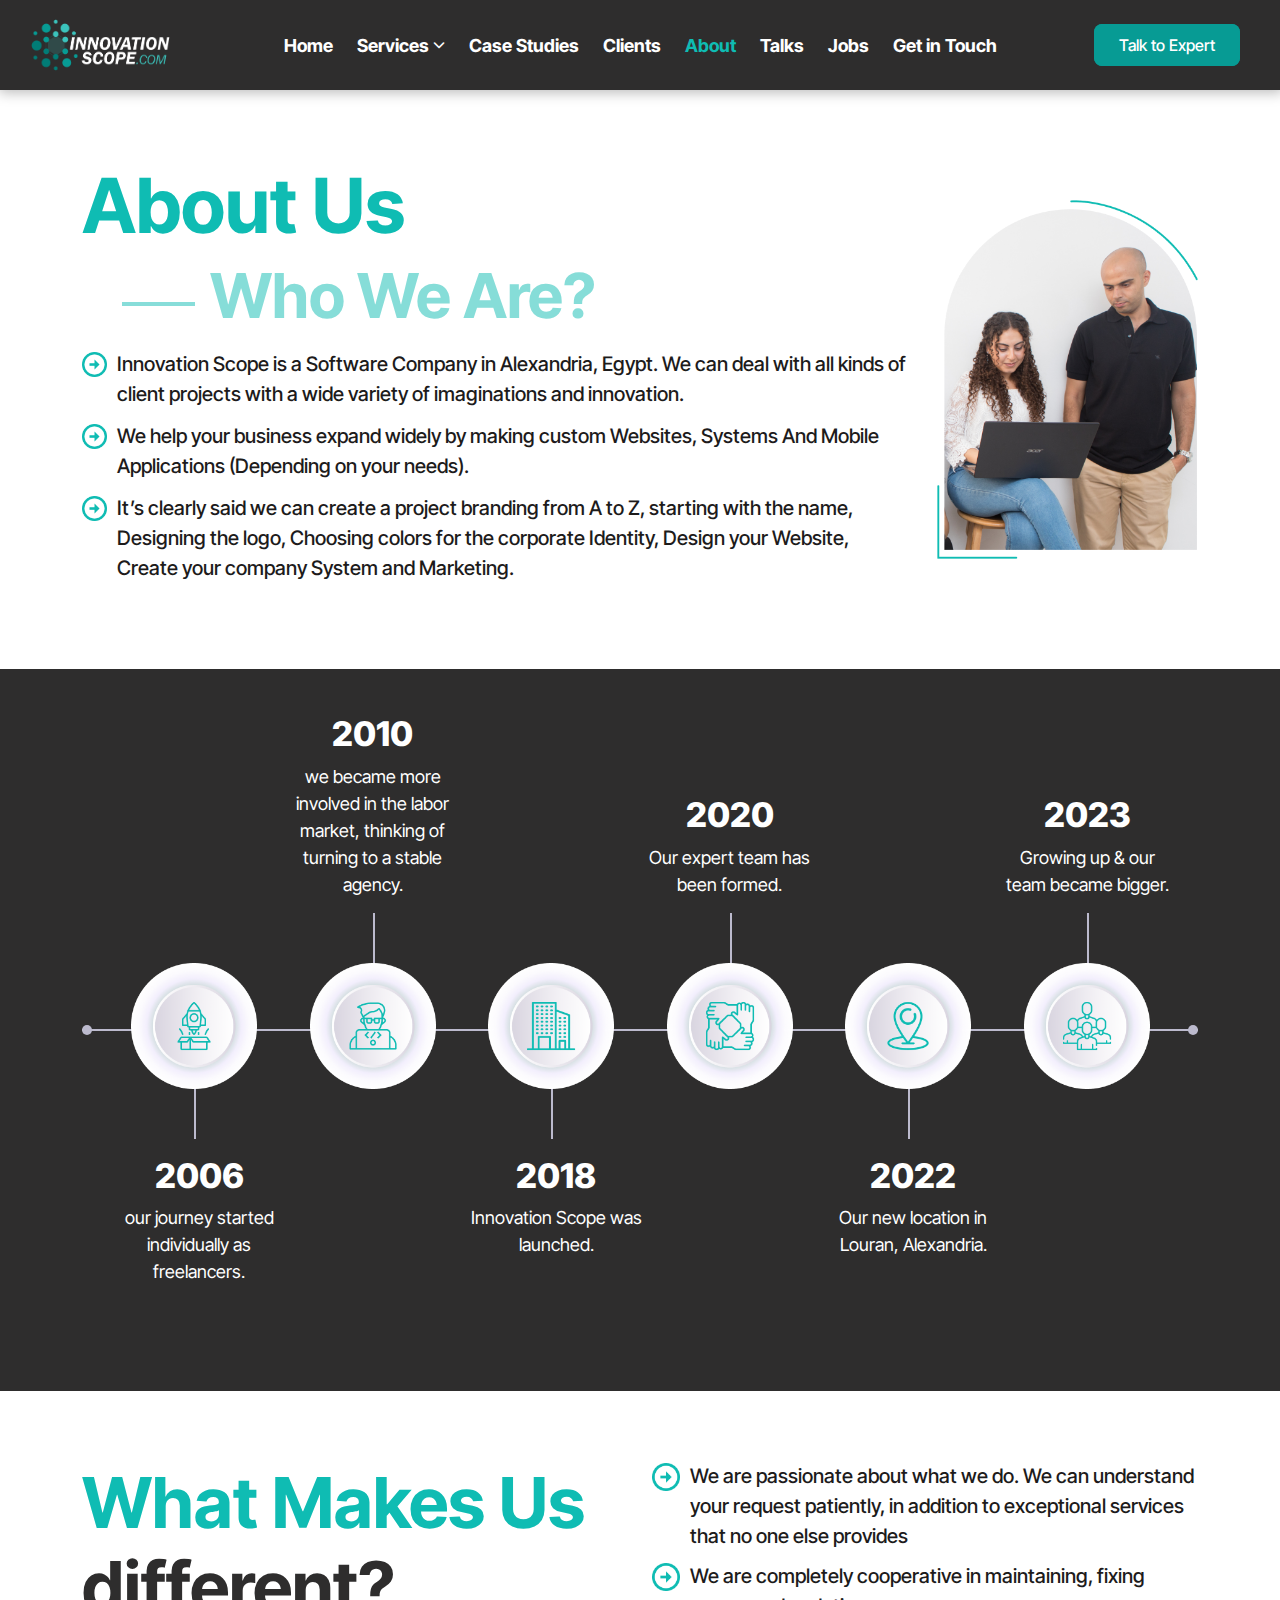
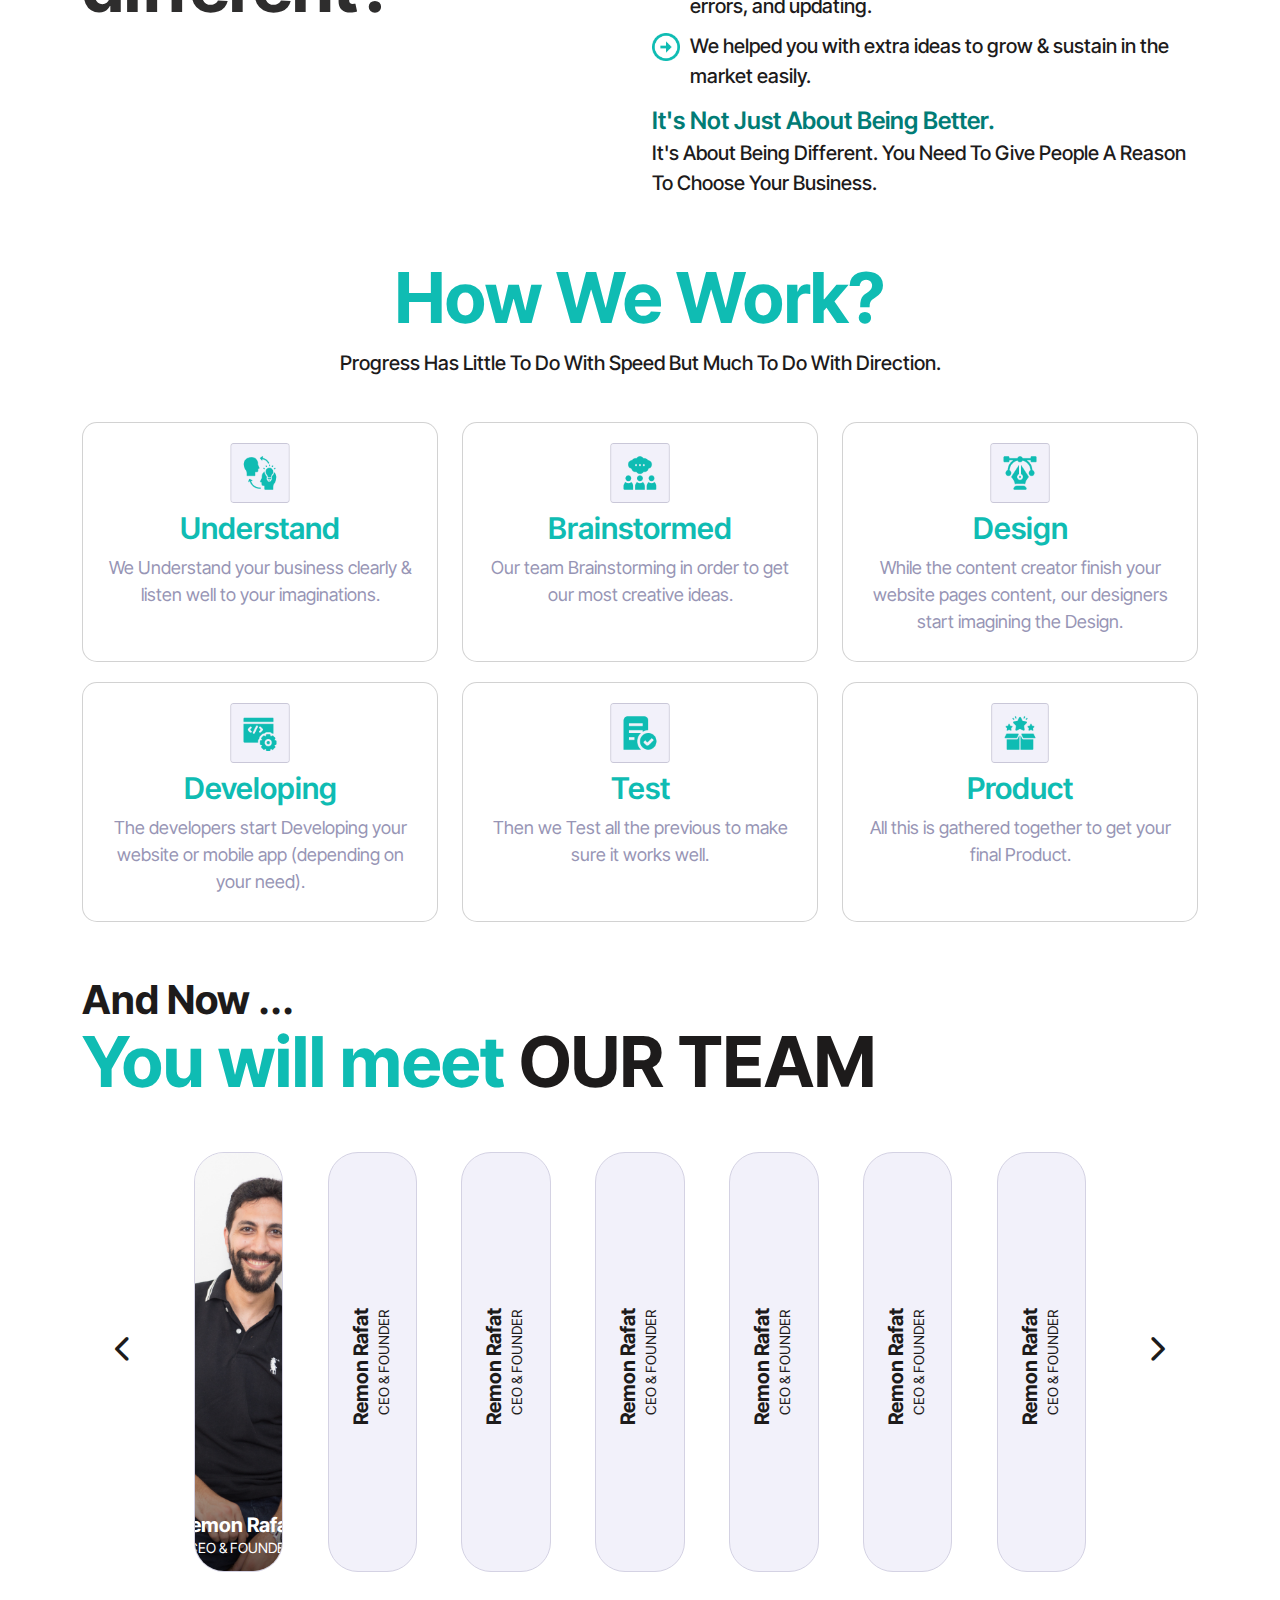
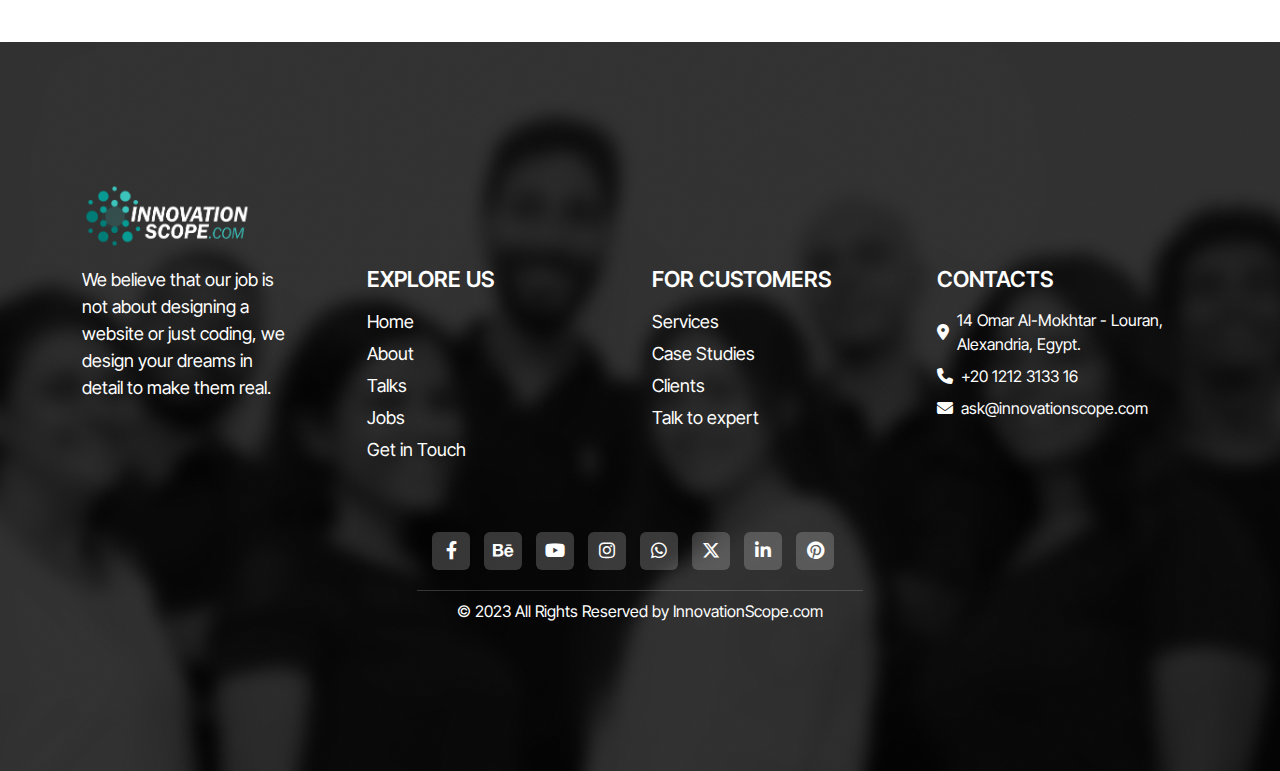
<file: about.html>
<!DOCTYPE html>
<html lang="en">

<head>
    <meta charset="UTF-8">
    <meta name="viewport" content="width=device-width, initial-scale=1.0">
    <link rel="stylesheet" href="vendor/font-awesome/css/fontawesome.min.css">
    <link rel="stylesheet" href="vendor/font-awesome/css/all.min.css">
    <link rel="stylesheet" href="vendor/bootstrap-5.3.0-dist/css/bootstrap.css">
    <link rel="stylesheet" href="vendor/slick-carousel/css/slick.css">
    <link rel="stylesheet" href="vendor/slick-carousel/css/slick-theme.css">
    <link rel="stylesheet" href="css/main.css">
    <link rel="stylesheet" href="css/about-us.css">
    <link rel="stylesheet" href="css/accordion.css">
    <title>About-Us | Innovation Scope</title>
</head>

<body>
    <!-- navbar -->
    <header>
        <nav class="d-flex align-items-center justify-content-between">
            <a href="index.html" class="logo">
                <img src="images/logo.png" alt="logo">
            </a>
            <input type="checkbox" id="click">
            <label for="click" class="menu-btn">
                <img src="images/nav-menu.png" alt="icon">
            </label>
            <ul class="nav-links m-0 align-items-center justify-content-lg-center w-100">
                <li class="ms-lg-auto"><a class="nav-link" href="index.html">Home</a></li>
                <li>
                    <div class="d-flex">
                        <a class="nav-link dropdown" href="services.html">Services<i
                                class="fa-solid fa-chevron-down ms-1 d-none d-lg-block"></i></a>
                    </div>
                    <div class="mega-box d-none d-lg-block">
                        <div class="content d-flex flex-wrap justify-content-center">
                            <div class="main">
                                <div class="mega-links d-flex align-items-center">
                                    <img src="images/mega-menu-icons/e-commerce.png" alt="icon">
                                    <a href="services-details.html">E-COMMERCE WEBSITES & SYSTEMS</a>
                                </div>
                                <div class="mega-links d-flex align-items-center">
                                    <img src="images/mega-menu-icons/ui-ux.png" alt="icon">
                                    <a href="services-details.html">UI/UX DESIGN</a>
                                </div>
                                <div class="mega-links d-flex align-items-center">
                                    <img src="images/mega-menu-icons/web-hosting.png" alt="icon">
                                    <a href="services-details.html">WEB HOSTING</a>
                                </div>
                            </div>
                            <div class="main">
                                <div class="mega-links d-flex align-items-center">
                                    <img src="images/mega-menu-icons/graphic-designs.png" alt="icon">
                                    <a href="services-details.html">GRAPHIC DESIGNS</a>
                                </div>
                                <div class="mega-links d-flex align-items-center">
                                    <img src="images/mega-menu-icons/strategy-consultation.png" alt="icon">
                                    <a href="services-details.html">STRATEGY & CONSULTATION</a>
                                </div>
                                <div class="mega-links d-flex align-items-center">
                                    <img src="images/mega-menu-icons/maintenance.png" alt="icon">
                                    <a href="services-details.html">MAINTENANCE & TECHNICAL SUPPORT</a>
                                </div>
                            </div>
                            <div class="main">
                                <div class="mega-links d-flex align-items-center">
                                    <img src="images/mega-menu-icons/store-adminstration.png" alt="icon">
                                    <a href="services-details.html">STORE ADMINISTRATION</a>
                                </div>
                                <div class="mega-links d-flex align-items-center">
                                    <img src="images/mega-menu-icons/api.png" alt="icon">
                                    <a href="services-details.html">API INTEGRATION'S</a>
                                </div>
                                <div class="mega-links d-flex align-items-center">
                                    <img src="images/mega-menu-icons/mobile-app.png" alt="icon">
                                    <a href="services-details.html">MOBILE APP DEVELOPMENT</a>
                                </div>
                            </div>
                            <div class="main">
                                <div class="mega-links d-flex align-items-center">
                                    <img src="images/mega-menu-icons/branding.png" alt="icon">
                                    <a href="services-details.html">BRANDING</a>
                                </div>
                                <div class="mega-links d-flex align-items-center">
                                    <img src="images/mega-menu-icons/content-creation.png" alt="icon">
                                    <a href="services-details.html">CONTENT CREATION & SEO</a>
                                </div>
                                <div class="mega-links d-flex align-items-center">
                                    <img src="images/mega-menu-icons/video-production.png" alt="icon">
                                    <a href="services-details.html">VIDEO PRODUCTION</a>
                                </div>
                            </div>
                            <div class="main">
                                <div class="mega-links d-flex align-items-center">
                                    <img src="images/mega-menu-icons/web-development.png" alt="icon">
                                    <a href="services-details.html">WEB DEVELOPMENT</a>
                                </div>
                                <div class="mega-links d-flex align-items-center">
                                    <img src="images/mega-menu-icons/customer-crm.png" alt="icon">
                                    <a href="services-details.html">CUSTOM CRM DEVELOPMENT</a>
                                </div>
                            </div>

                        </div>
                    </div>
                </li>
                <li><a class="nav-link" href="case-studies.html">Case Studies</a></li>
                <li><a class="nav-link" href="clients.html">Clients</a></li>
                <li><a class="nav-link active" href="about.html">About</a></li>
                <li><a class="nav-link" href="talks.html">Talks</a></li>
                <li><a class="nav-link" href="jobs.html">Jobs</a></li>
                <li class="me-lg-auto"><a class="nav-link" href="get-in-touch.html">Get in Touch</a></li>
                <li>
                    <a class="nav-btn" href="talk-to-expert.html">Talk to Expert</a>
                </li>
            </ul>
        </nav>
    </header>

    <section class="about-landing section-padding container">
        <div class="row align-items-center">
            <div class="col-md-9">
                <h2 class="primary-color">About Us</h2>
                <div class="d-flex align-items-center">
                    <div class="line"></div>
                    <h3>Who We Are?</h3>
                </div>
                <ul class="basic-color">
                    <li class="d-none d-md-block">
                        <div class="d-flex">
                            <img class="arrow-icon" src="images/arrow.png" alt="arrow-icon">
                            <div>Innovation Scope is a Software Company in Alexandria, Egypt.
                                We can deal with all kinds of client projects with a wide variety of imaginations and innovation.</div>
                        </div>
                    </li>
                    <li class="d-md-none">
                        <div class="d-flex">
                            <img class="arrow-icon" src="images/arrow.png" alt="arrow-icon">
                            <div>Innovation Scope is a Software Company in Alexandria, Egypt.
                                We can deal with all kinds of client projects with a wide variety of imaginations and innovation.
                            </div>
                        </div>      
                    </li>
                    <li>
                        <div class="d-flex">
                            <img class="arrow-icon" src="images/arrow.png" alt="arrow-icon">
                            <div>We help your business expand widely by making custom Websites, Systems And Mobile Applications
                                (Depending on your needs).</div>
                        </div>
                    </li>
                    <li>
                        <div class="d-flex">
                            <img class="arrow-icon" src="images/arrow.png" alt="arrow-icon">
                            <div>It’s clearly said we can create a project branding from A to Z, starting with the name, Designing the logo,
                                Choosing colors for the corporate Identity, Design your Website,
                                Create your company System and Marketing.</div>
                        </div>
                    </li>
                </ul>
            </div>
            <div class="d-none col-md-3 d-md-block">
                <img class="landing-img" src="images/about-landing.png" alt="img">
            </div>
        </div>
    </section>


    <section class="timeline d-none d-lg-block">
        <div class="ps-timeline-sec section-padding">
            <div class="container">
                <ol class="ps-timeline">
                    <li>
                        <div class="img-handler-bot">
                            <h3>2006</h3>
                            <div class="info">our journey started individually as freelancers.</div>
                        </div>
            
                        <span class="ps-sp-bot"><img src="images/2006.png" alt="2006"></span>
                    </li>
                    <li>
                        <div class="img-handler-top">
                            <h3>2010</h3>
                            <div class="info">we became more involved in the labor market, thinking of turning to a stable agency.
                            </div>
                        </div>
                        <span class="ps-sp-top"><img src="images/2010.png" alt="2010"></span>
                    </li>
                    <li>
                        <div class="img-handler-bot">
                            <h3>2018</h3>
                            <div class="info">Innovation Scope was launched.</div>
                        </div>
            
                        <span class="ps-sp-bot"><img src="images/2018.png" alt="2018"></span>
                    </li>
                    <li>
                        <div class="img-handler-top">
                            <h3>2020</h3>
                            <div class="info">Our expert team has been formed.</div>
                        </div>
                        <span class="ps-sp-top"><img src="images/2020.png" alt="2020"></span>
                    </li>
                    <li>
                        <div class="img-handler-bot">
                            <h3>2022</h3>
                            <div class="info">Our new location in Louran, Alexandria.</div>
                        </div>
            
                        <span class="ps-sp-bot"><img src="images/2022.png" alt="2022"></span>
                    </li>
                    <li>
                        <div class="img-handler-top">
                            <h3>2023</h3>
                            <div class="info">Growing up & our team became bigger.</div>
                        </div>
                        <span class="ps-sp-top"><img src="images/2023.png" alt="2023"></span>
                    </li>
                </ol>
            </div>
        </div>
    </section>

    <section class="sm-timeline d-lg-none">
        <div class="section-padding container">
            <div class="d-flex align-items-center mb-4">
                <img src="images/2006.png" alt="2006">
                <div class="line"></div>
                <div class="info">
                    <h3>2006</h3>
                    <div>our journey started individually as freelancers.</div>
                </div>
            </div>
            <div class="d-flex align-items-center mb-4">
                <img src="images/2010.png" alt="2010">
                <div class="line"></div>
                <div class="info">
                    <h3>2018</h3>
                    <div>we became more involved in the labor market, thinking of turning to a stable agency.</div>
                </div>
            </div>
            <div class="d-flex align-items-center mb-4">
                <img src="images/2018.png" alt="2018">
                <div class="line"></div>
                <div class="info">
                    <h3>2018</h3>
                    <div>Innovation Scope was launched.</div>
                </div>
            </div>
            <div class="d-flex align-items-center mb-4">
                <img src="images/2020.png" alt="2020">
                <div class="line"></div>
                <div class="info">
                    <h3>2020</h3>
                    <div>Our expert team has been formed.</div>
                </div>
            </div>
            <div class="d-flex align-items-center mb-4">
                <img src="images/2022.png" alt="2022">
                <div class="line"></div>
                <div class="info">
                    <h3>2022</h3>
                    <div>Our new location in Louran, Alexandria.</div>
                </div>
            </div>
            <div class="d-flex align-items-center mb-4">
                <img src="images/2023.png" alt="2023">
                <div class="line"></div>
                <div class="info">
                    <h3>2023</h3>
                    <div>Growing up & our team became bigger.</div>
                </div>
            </div>
            </section>
        </div>

    <section class="different section-padding container">
        <div class="row">
            <div class="col-lg-6">
                <h3 class="primary-color">What Makes Us <span class="black-color">different?</span></h3>
            </div>
            <div class="sec-cont col-lg-6 basic-color">
                <ul>
                    <li>
                        <div class="d-flex">
                            <img src="images/arrow.png" alt="arrow-icon">
                            <div>We are passionate about what we do. We can understand your
                            request patiently, in addition to exceptional services that no one
                            else provides</div>
                        </div>
                    </li>
                    <li>
                        <div class="d-flex">
                            <img src="images/arrow.png" alt="arrow-icon">
                            <div>We are completely cooperative in maintaining,
                            fixing errors, and updating.</div>
                        </div>
                    </li>
                    <li>
                        <div class="d-flex">
                            <img src="images/arrow.png" alt="arrow-icon">
                            <div>We helped you with extra ideas to grow &
                            sustain in the market easily.</div>
                        </div>
                    </li>  
                </ul>
                <h4>It's Not Just About Being Better.</h4>
                <p>It's About Being Different. You Need To Give People A Reason To
                Choose Your Business.</p>
            </div>
        </div>

        <div class="how-we-work mt-5">
            <div class="text-md-center">
                <h3 class="primary-color">How We Work?</h3>
                <p class="secondary-title basic-color">Progress Has Little To Do With Speed But Much To Do With Direction.</p>
            </div>
            <div class="row card-container mt-4">
                <div class="col-md-6 col-lg-4">
                    <div class="card">
                        <div class="img-holder">
                            <img src="images/about-how-we-work-icons/understand.png" alt="Understand">
                        </div>
                        <h4>Understand</h4>
                        <p>We Understand your business clearly & listen well to your imaginations.</p>
                    </div>
                </div>
                <div class="col-md-6 col-lg-4">
                    <div class="card">
                        <div class="img-holder">
                            <img src="images/about-how-we-work-icons/brainstormed.png" alt="Brainstormed">
                        </div>
                        <h4>Brainstormed</h4>
                        <p>Our team Brainstorming in order to get our most creative ideas.</p>
                    </div>
                </div>
                <div class="col-md-6 col-lg-4">
                    <div class="card">
                        <div class="img-holder">
                            <img src="images/about-how-we-work-icons/design.png" alt="Design">
                        </div>
                        <h4>Design</h4>
                        <p>While the content creator finish your website pages content, our designers start imagining the Design.</p>
                    </div>
                </div>
                <div class="col-md-6 col-lg-4">
                    <div class="card">
                        <div class="img-holder">
                            <img src="images/about-how-we-work-icons/developing.png" alt="Developing">
                        </div>
                        <h4>Developing</h4>
                        <p>The developers start Developing your website or mobile app (depending on your need).</p>
                    </div>
                </div>
                <div class="col-md-6 col-lg-4">
                    <div class="card">
                        <div class="img-holder">
                            <img src="images/about-how-we-work-icons/test.png" alt="Test">
                        </div>
                        <h4>Test</h4>
                        <p>Then we Test all the previous to make sure it works well.</p>
                    </div>
                </div>
                <div class="col-md-6 col-lg-4">
                    <div class="card">
                        <div class="img-holder">
                            <img src="images/about-how-we-work-icons/product.png" alt="Product">
                        </div>
                        <h4>Product</h4>
                        <p>All this is gathered together to get your final Product.</p>
                    </div>
                </div>
            </div>
        </div>

        <div class="accordion-sec mt-5">
            <div class="head">
                <div class="top-title">And Now ...</div>
                <h3 class="primary-color">You will meet <span class="basic-color">OUR TEAM</span></h3>
            </div>
            <div class="mt-5 position-relative d-none d-lg-block">
                <span class="prev fas fa-chevron-left"></span>
                <main>
                    <div class="a image" alt="">
                        <img src="images/remon.png" alt="remon">
                        <div class="title">
                            <h3>Remon Rafat</h3>
                            <div>CEO & FOUNDER</div>
                        </div>
                    </div>
                    <div class="image" alt="">
                        <img src="images/remon.png" alt="remon">
                        <div class="title">
                            <h3>Remon Rafat</h3>
                            <div>CEO & FOUNDER</div>
                        </div>
                    </div>
                    <div class="image" alt="">
                        <img src="images/remon.png" alt="remon">
                        <div class="title">
                            <h3>Remon Rafat</h3>
                            <div>CEO & FOUNDER</div>
                        </div>
                    </div>
                    <div class="image" alt="">
                        <img src="images/remon.png" alt="remon">
                        <div class="title">
                            <h3>Remon Rafat</h3>
                            <div>CEO & FOUNDER</div>
                        </div>
                    </div>
                    <div class="image" alt="">
                        <img src="images/remon.png" alt="remon">
                        <div class="title">
                            <h3>Remon Rafat</h3>
                            <div>CEO & FOUNDER</div>
                        </div>
                    </div>
                    <div class="image" alt="">
                        <img src="images/remon.png" alt="remon">
                        <div class="title">
                            <h3>Remon Rafat</h3>
                            <div>CEO & FOUNDER</div>
                        </div>
                    </div>
                    <div class="image" alt="">
                        <img src="images/remon.png" alt="remon">
                        <div class="title">
                            <h3>Remon Rafat</h3>
                            <div>CEO & FOUNDER</div>
                        </div>
                    </div>
                </main>
                <span class="next fas fa-chevron-right"></span>
            </div>
            <div class="team d-lg-none mt-4">
                <div class="row">
                    <div class="team-member col-6 col-md-4">
                        <div class=" position-relative">
                            <img src="images/about-us-team-mobile/remon.png" alt="remon">
                            <div class="position position-absolute">
                                <h4>Remon Rafat</h4>
                                <div>CEO & FOUNDER</div>
                            </div>
                        </div>
                    </div>
                    <div class="col-6 col-md-4">
                        <div class="team-member position-relative">
                            <img src="images/about-us-team-mobile/merna.png" alt="merna">
                            <div class="position position-absolute">
                                <h4>Merna Farag</h4>
                                <div>HR EXECUTIVE</div>
                            </div>
                        </div>
                    </div>
                    <div class="team-member col-6 col-md-4">
                        <div class=" position-relative">
                            <img src="images/about-us-team-mobile/eriny.png" alt="eriny">
                            <div class="position position-absolute">
                                <h4>Eriny Anis</h4>
                                <div>Front-End Developer</div>
                            </div>
                        </div>
                    </div>
                    <div class="team-member col-6 col-md-4">
                        <div class="position-relative">
                            <img src="images/about-us-team-mobile/fady.png" alt="fady">
                            <div class="position position-absolute">
                                <h4>Fady Emad</h4>
                                <div>BACK-END DEVELOPER</div>
                            </div>
                        </div>
                    </div>
                </div>
            </div>
            
        </div>
    </section>

    <footer>
        <div class="section-padding container">
            <img class="logo mb-3" src="images/logo.png" alt="logo">
            <div class="row justify-content-center">
                <div class="col-12 col-lg-3">
                    <p>We believe that our job is not about
                    designing a website or just coding,
                    we design your dreams in detail to
                    make them real.</p>
                </div>
                <div class="col-6 col-lg-3">
                    <h3 class="mb-3">EXPLORE US</h3>
                    <ul>
                        <li><a href="index.html">Home</a></li>
                        <li><a href="about.html">About</a></li>
                        <li><a href="talks.html">Talks</a></li>
                        <li><a href="jobs.html">Jobs</a></li>
                        <li><a href="get-in-touch.html">Get in Touch</a></li>
                    </ul>
                </div>
                <div class="col-6 col-lg-3">
                    <h3 class="mb-3">FOR CUSTOMERS</h3>
                    <ul>
                        <li><a href="services.html">Services</a></li>
                        <li><a href="case-studies.html">Case Studies</a></li>
                        <li><a href="clients.html">Clients</a></li>
                        <li><a href="talk-to-expert.html">Talk to expert</a></li>
                    </ul>
                </div>
                <div class="col-12 col-lg-3">
                    <h3 class="mb-3">CONTACTS</h3>
                    <div class="d-flex align-items-center mb-2">
                        <i class="fa-solid fa-location-dot me-2"></i>
                        <div>14 Omar Al-Mokhtar - Louran, Alexandria, Egypt.</div>
                    </div>
                    <div class="d-flex align-items-center mb-2">
                        <i class="fa-solid fa-phone me-2"></i>
                        <div>+20 1212 3133 16</div>
                    </div>
                    <div class="d-flex align-items-center mb-2">
                        <i class="fa-solid fa-envelope me-2"></i>
                        <div>ask@innovationscope.com</div>
                    </div>
                </div>
            </div>
            <div class="social-links d-flex justify-content-center mt-5">
                <a href="#"><i class="fa-brands fa-facebook-f"></i></a>
                <a href="#"><i class="fa-brands fa-behance"></i></a>
                <a href="#"><i class="fa-brands fa-youtube"></i></a>
                <a href="#"><i class="fa-brands fa-instagram"></i></a>
                <a href="#"><i class="fa-brands fa-whatsapp"></i></a>
                <a href="#"><i class="fa-brands fa-x-twitter"></i></a>
                <a href="#"><i class="fa-brands fa-linkedin-in"></i></a>
                <a href="#"><i class="fa-brands fa-pinterest"></i></a>
            </div>
            <hr>
            <div class="text-center copy-right my-2">
                © 2023 All Rights Reserved by InnovationScope.com
            </div>
        </div>
    </footer>

    <script src="vendor/jquery/jquery.js"></script>
    <script src="vendor/bootstrap-5.3.0-dist/js/bootstrap.js"></script>
    <script src="js/slider.js"></script>
    <script src="js/accordion.js"></script>
    <script>
        $(document).ready(function () {
            $(window).on('scroll', function () {
                var scroll = $(window).scrollTop();
                if (scroll >= 50) {
                    $("nav").addClass("fixed-top");
                } else {
                    $("nav").removeClass("fixed-top");
                }
            });
        });
    </script>
    </body>
    </html>
</file>
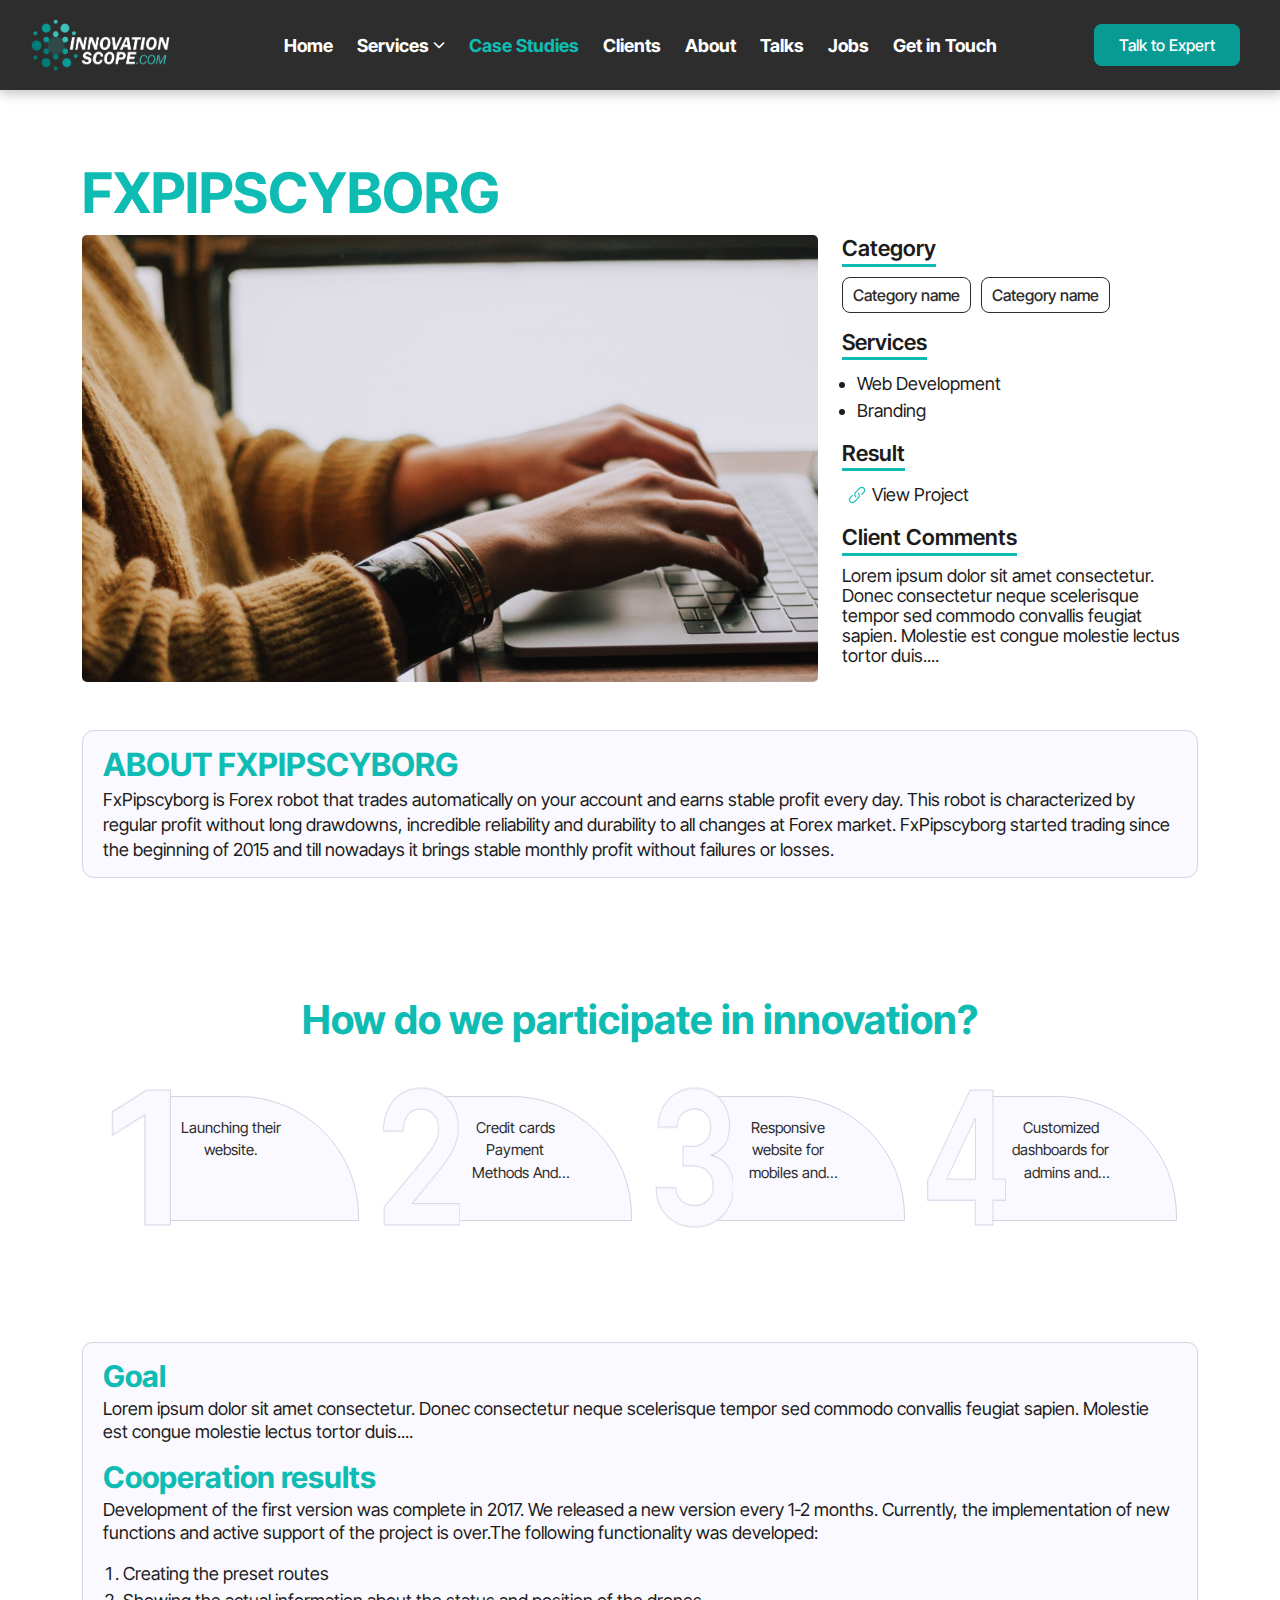
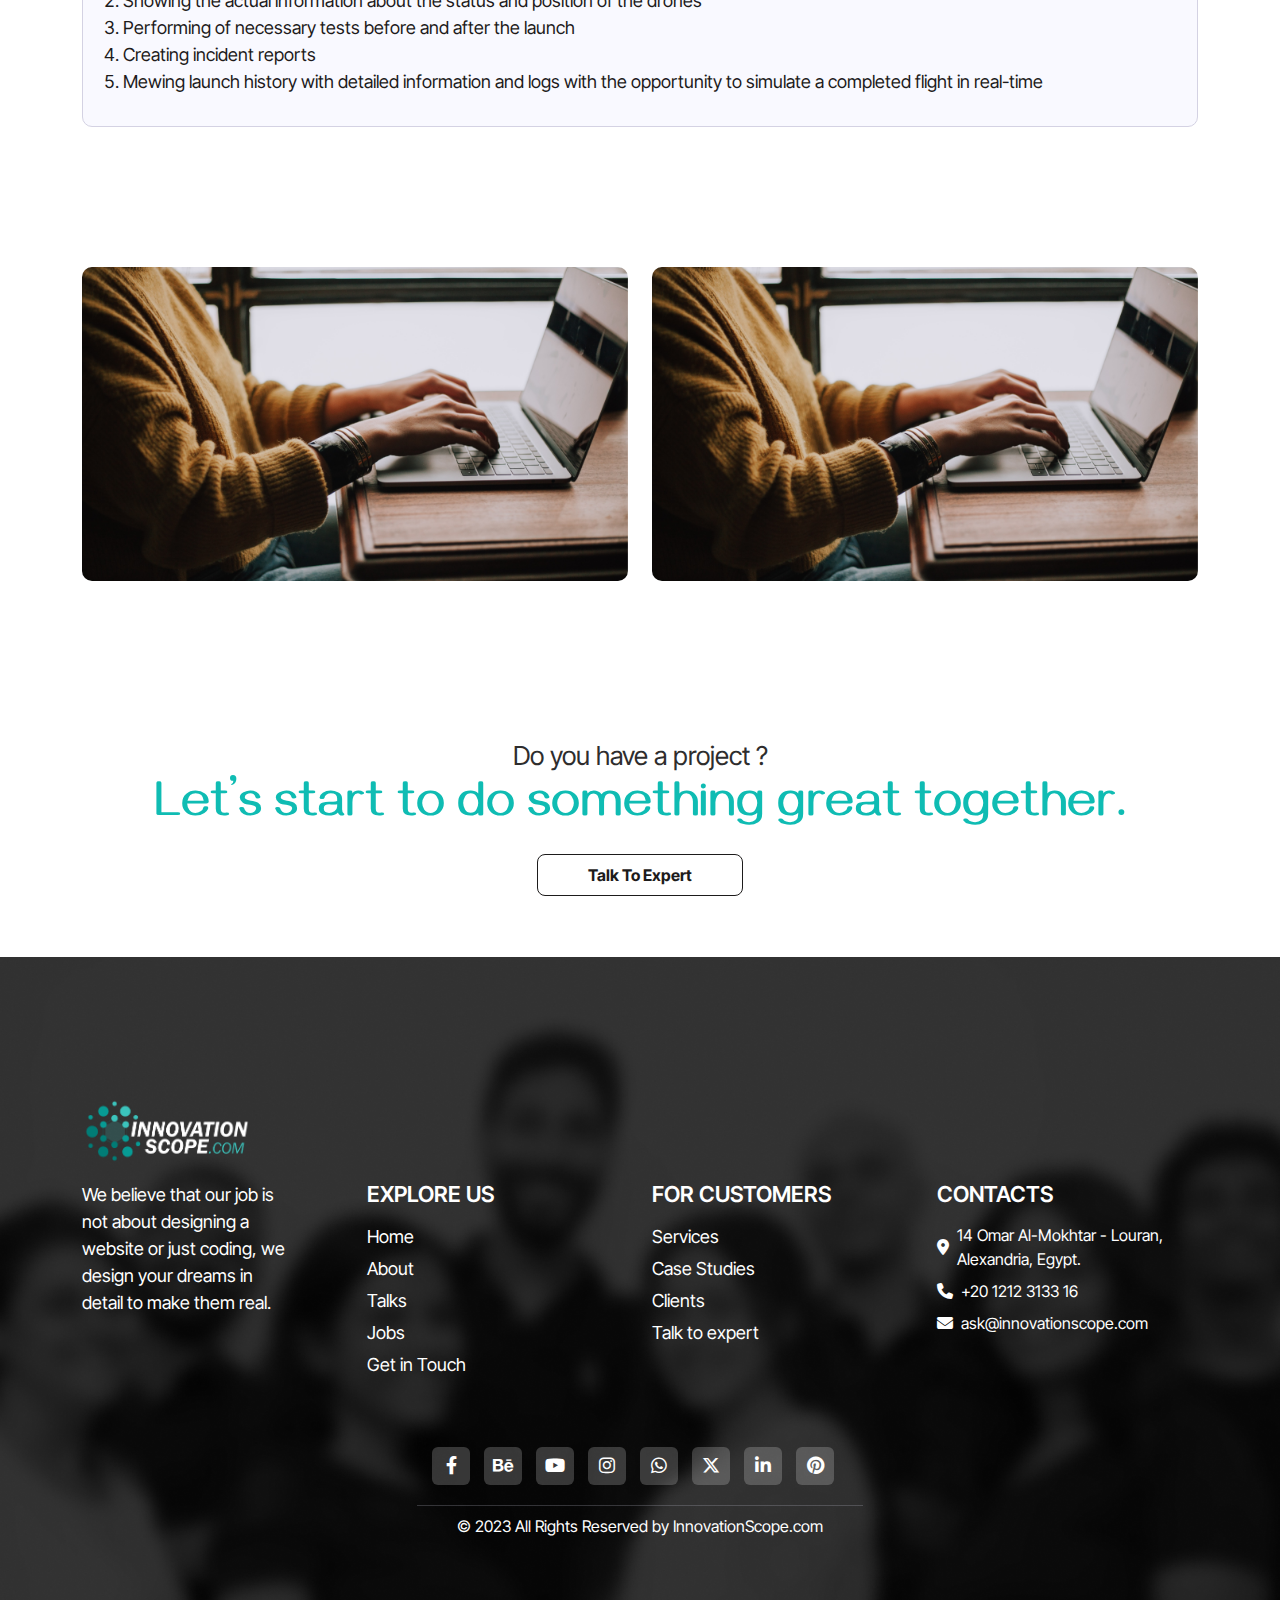
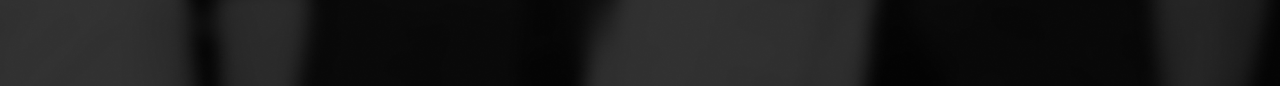
<file: case-studies-details.html>
<!DOCTYPE html>
<html lang="en">

<head>
    <meta charset="UTF-8">
    <meta name="viewport" content="width=device-width, initial-scale=1.0">
    <link rel="stylesheet" href="vendor/font-awesome/css/fontawesome.min.css">
    <link rel="stylesheet" href="vendor/font-awesome/css/all.min.css">
    <link rel="stylesheet" href="vendor/bootstrap-5.3.0-dist/css/bootstrap.css">
    <link rel="stylesheet" href="css/main.css">
    <link rel="stylesheet" href="css/case-studies.css">
    <title>Case-Studies | Innovation Scope</title>
</head>

<body>
    <!-- navbar -->
    <header>
        <nav class="d-flex align-items-center justify-content-between">
            <a href="index.html" class="logo">
                <img src="images/logo.png" alt="logo">
            </a>
            <input type="checkbox" id="click">
            <label for="click" class="menu-btn">
                <img src="images/nav-menu.png" alt="icon">
            </label>
            <ul class="nav-links m-0 align-items-center justify-content-lg-center w-100">
                <li class="ms-lg-auto"><a class="nav-link" href="index.html">Home</a></li>
                <li>
                    <div class="d-flex">
                        <a class="nav-link dropdown" href="services.html">Services<i
                                class="fa-solid fa-chevron-down ms-1 d-none d-lg-block"></i></a>
                    </div>
                    <div class="mega-box d-none d-lg-block">
                        <div class="content d-flex flex-wrap justify-content-center">
                            <div class="main">
                                <div class="mega-links d-flex align-items-center">
                                    <img src="images/mega-menu-icons/e-commerce.png" alt="icon">
                                    <a href="services-details.html">E-COMMERCE WEBSITES & SYSTEMS</a>
                                </div>
                                <div class="mega-links d-flex align-items-center">
                                    <img src="images/mega-menu-icons/ui-ux.png" alt="icon">
                                    <a href="services-details.html">UI/UX DESIGN</a>
                                </div>
                                <div class="mega-links d-flex align-items-center">
                                    <img src="images/mega-menu-icons/web-hosting.png" alt="icon">
                                    <a href="services-details.html">WEB HOSTING</a>
                                </div>
                            </div>
                            <div class="main">
                                <div class="mega-links d-flex align-items-center">
                                    <img src="images/mega-menu-icons/graphic-designs.png" alt="icon">
                                    <a href="services-details.html">GRAPHIC DESIGNS</a>
                                </div>
                                <div class="mega-links d-flex align-items-center">
                                    <img src="images/mega-menu-icons/strategy-consultation.png" alt="icon">
                                    <a href="services-details.html">STRATEGY & CONSULTATION</a>
                                </div>
                                <div class="mega-links d-flex align-items-center">
                                    <img src="images/mega-menu-icons/maintenance.png" alt="icon">
                                    <a href="services-details.html">MAINTENANCE & TECHNICAL SUPPORT</a>
                                </div>
                            </div>
                            <div class="main">
                                <div class="mega-links d-flex align-items-center">
                                    <img src="images/mega-menu-icons/store-adminstration.png" alt="icon">
                                    <a href="services-details.html">STORE ADMINISTRATION</a>
                                </div>
                                <div class="mega-links d-flex align-items-center">
                                    <img src="images/mega-menu-icons/api.png" alt="icon">
                                    <a href="services-details.html">API INTEGRATION'S</a>
                                </div>
                                <div class="mega-links d-flex align-items-center">
                                    <img src="images/mega-menu-icons/mobile-app.png" alt="icon">
                                    <a href="services-details.html">MOBILE APP DEVELOPMENT</a>
                                </div>
                            </div>
                            <div class="main">
                                <div class="mega-links d-flex align-items-center">
                                    <img src="images/mega-menu-icons/branding.png" alt="icon">
                                    <a href="services-details.html">BRANDING</a>
                                </div>
                                <div class="mega-links d-flex align-items-center">
                                    <img src="images/mega-menu-icons/content-creation.png" alt="icon">
                                    <a href="services-details.html">CONTENT CREATION & SEO</a>
                                </div>
                                <div class="mega-links d-flex align-items-center">
                                    <img src="images/mega-menu-icons/video-production.png" alt="icon">
                                    <a href="services-details.html">VIDEO PRODUCTION</a>
                                </div>
                            </div>
                            <div class="main">
                                <div class="mega-links d-flex align-items-center">
                                    <img src="images/mega-menu-icons/web-development.png" alt="icon">
                                    <a href="services-details.html">WEB DEVELOPMENT</a>
                                </div>
                                <div class="mega-links d-flex align-items-center">
                                    <img src="images/mega-menu-icons/customer-crm.png" alt="icon">
                                    <a href="services-details.html">CUSTOM CRM DEVELOPMENT</a>
                                </div>
                            </div>

                        </div>
                    </div>
                </li>
                <li><a class="nav-link active" href="case-studies.html">Case Studies</a></li>
                <li><a class="nav-link" href="clients.html">Clients</a></li>
                <li><a class="nav-link" href="about.html">About</a></li>
                <li><a class="nav-link" href="talks.html">Talks</a></li>
                <li><a class="nav-link" href="jobs.html">Jobs</a></li>
                <li class="me-lg-auto"><a class="nav-link" href="get-in-touch.html">Get in Touch</a></li>
                <li>
                    <a class="nav-btn" href="talk-to-expert.html">Talk to Expert</a>
                </li>
            </ul>
        </nav>
    </header>

    <section class="case-studies-details section-padding container">
        <h1 class="primary-color mb-2">FXPIPSCYBORG</h1>
        <div class="row">
            <div class="col-lg-8">
                <img src="images/case-study-details.png" alt="img">
            </div>
            <div class="col-lg-4 side-info">
                <h2>Category</h2>
                <div class="d-flex align-items-center mb-3 scroll">
                    <a href="services-details.html" class="cat-name">Category name</a>
                    <a href="services-details.html" class="cat-name">Category name</a>
                </div>
                <div class="mb-3">
                    <h2>Services</h2>
                    <ul>
                        <li>Web Development</li>
                        <li>Branding</li>
                    </ul>
                </div>
                <div class="mb-3">
                    <h2>Result</h2>
                    <div class="d-flex align-items-center">
                        <img class="icon" src="images/solar_link-bold.png" alt="icon">
                        <a href="#">View Project</a>
                    </div>
                </div>
                <div class="mb-3">
                    <h2>Client Comments</h2>
                    <p>Lorem ipsum dolor sit amet consectetur. Donec consectetur neque scelerisque tempor sed commodo convallis feugiat sapien.
                    Molestie est congue molestie lectus tortor duis....</p>
                </div>
            </div>
        </div>

        <div class="about mt-5 mb-5">
        <h3 class="primary-color">ABOUT FXPIPSCYBORG</h3>
        <p>FxPipscyborg is Forex robot that trades automatically on your account and earns stable profit every day.
        This robot is characterized by regular profit without long drawdowns, incredible reliability and durability to all
        changes at Forex market.
        FxPipscyborg started trading since the beginning of 2015 and till nowadays it brings stable monthly profit without
        failures or losses.</p>
        </div>

    </section>

    <section class="mb-4 container">
        <div class="cards text-center">
            <h3 class="primary-color mb-4">How do we participate in innovation?</h3>
            <div class="d-flex card-padding justify-content-center align-items-center flex-wrap gap-3">
                <div class="card-holder d-flex align-items-center">
                    <img src="images/1.png" class="one" alt="1">
                    <div class="box">
                        <div class="inner-text">
                            Launching their website.
                        </div>
                    </div>
                </div>
                <div class="card-holder d-flex align-items-center">
                    <img class="two" src="images/2.png" alt="1">
                    <div class="box box-2">
                        <div class="inner-text">
                            Credit cards
                            Payment Methods
                            And More…
                        </div>
                    </div>
                </div>
                <div class="card-holder d-flex align-items-center">
                    <img class="three" src="images/3.png" alt="1">
                    <div class="box">
                        <div class="inner-text">
                            Responsive
                            website for mobiles
                            and tablets.
                        </div>
                    </div>
                </div>
                <div class="card-holder d-flex align-items-center">
                    <img  class="four" src="images/4.png" alt="1">
                    <div class="box">
                        <div class="inner-text">
                            Customized
                            dashboards for admins and users.
                        </div>
                    </div>
                </div>
            </div>
        </div>
    </section>

    <section class="section-padding container">
        <div class="goal">
            <div class="mb-3">
                <h4 class="primary-color">Goal</h4>
                <p>Lorem ipsum dolor sit amet consectetur. Donec consectetur neque scelerisque tempor sed commodo convallis
                    feugiat
                    sapien.
                    Molestie est congue molestie lectus tortor duis....</p>
            </div>
            <div>
                <h4 class="primary-color">Cooperation results</h4>
                <p class="mb-3">Development of the first version was complete in 2017. We released a new version every 1-2 months. Currently, the
                implementation of new functions and active support of the project is over.The following functionality was developed:
                </p>
                <ul>
                    <li>Creating the preset routes</li>
                    <li>Showing the actual information about the status and position of the drones</li>
                    <li>Performing of necessary tests before and after the launch</li>
                    <li>Creating incident reports</li>
                    <li>Mewing launch history with detailed information and logs with the opportunity to simulate a completed flight in
                    real-time</li>
                </ul>
            </div>
        </div>
    </section>

    <section class="images section-padding container">
        <div class="row">
            <div class="col-md-6">
                <img src="images/talks-img.png" alt="img">
            </div>
            <div class="col-md-6">
                <img src="images/talks-img.png" alt="img">
            </div>
        </div>
    </section>

    <section class="talk-to-expert section-padding container text-center">
        <div class="head mb-1">Do you have a project ?</div>
        <h2 class="primary-color mb-4">Let’s start to do something great together.</h2>
        <a href="talk-to-expert.html">Talk To Expert</a>
    </section>

    <footer>
        <div class="section-padding container">
            <img class="logo mb-3" src="images/logo.png" alt="logo">
            <div class="row justify-content-center">
                <div class="col-12 col-lg-3">
                    <p>We believe that our job is not about
                    designing a website or just coding,
                    we design your dreams in detail to
                    make them real.</p>
                </div>
                <div class="col-6 col-lg-3">
                    <h3 class="mb-3">EXPLORE US</h3>
                    <ul>
                        <li><a href="index.html">Home</a></li>
                        <li><a href="about.html">About</a></li>
                        <li><a href="talks.html">Talks</a></li>
                        <li><a href="jobs.html">Jobs</a></li>
                        <li><a href="get-in-touch.html">Get in Touch</a></li>
                    </ul>
                </div>
                <div class="col-6 col-lg-3">
                    <h3 class="mb-3">FOR CUSTOMERS</h3>
                    <ul>
                        <li><a href="services.html">Services</a></li>
                        <li><a href="case-studies.html">Case Studies</a></li>
                        <li><a href="clients.html">Clients</a></li>
                        <li><a href="talk-to-expert.html">Talk to expert</a></li>
                    </ul>
                </div>
                <div class="col-12 col-lg-3">
                    <h3 class="mb-3">CONTACTS</h3>
                    <div class="d-flex align-items-center mb-2">
                        <i class="fa-solid fa-location-dot me-2"></i>
                        <div>14 Omar Al-Mokhtar - Louran, Alexandria, Egypt.</div>
                    </div>
                    <div class="d-flex align-items-center mb-2">
                        <i class="fa-solid fa-phone me-2"></i>
                        <div>+20 1212 3133 16</div>
                    </div>
                    <div class="d-flex align-items-center mb-2">
                        <i class="fa-solid fa-envelope me-2"></i>
                        <div>ask@innovationscope.com</div>
                    </div>
                </div>
            </div>
            <div class="social-links d-flex justify-content-center mt-5">
                <a href="#"><i class="fa-brands fa-facebook-f"></i></a>
                <a href="#"><i class="fa-brands fa-behance"></i></a>
                <a href="#"><i class="fa-brands fa-youtube"></i></a>
                <a href="#"><i class="fa-brands fa-instagram"></i></a>
                <a href="#"><i class="fa-brands fa-whatsapp"></i></a>
                <a href="#"><i class="fa-brands fa-x-twitter"></i></a>
                <a href="#"><i class="fa-brands fa-linkedin-in"></i></a>
                <a href="#"><i class="fa-brands fa-pinterest"></i></a>
            </div>
            <hr>
            <div class="text-center copy-right my-2">
                © 2023 All Rights Reserved by InnovationScope.com
            </div>
        </div>
    </footer>

    <script src="vendor/jquery/jquery.js"></script>
    <script src="vendor/bootstrap-5.3.0-dist/js/bootstrap.js"></script>
    <script>
        $(document).ready(function () {
            $(window).on('scroll', function () {
                var scroll = $(window).scrollTop();
                if (scroll >= 50) {
                    $("nav").addClass("fixed-top");
                } else {
                    $("nav").removeClass("fixed-top");
                }
            });
        });
    </script>
</body>

</html>
</file>
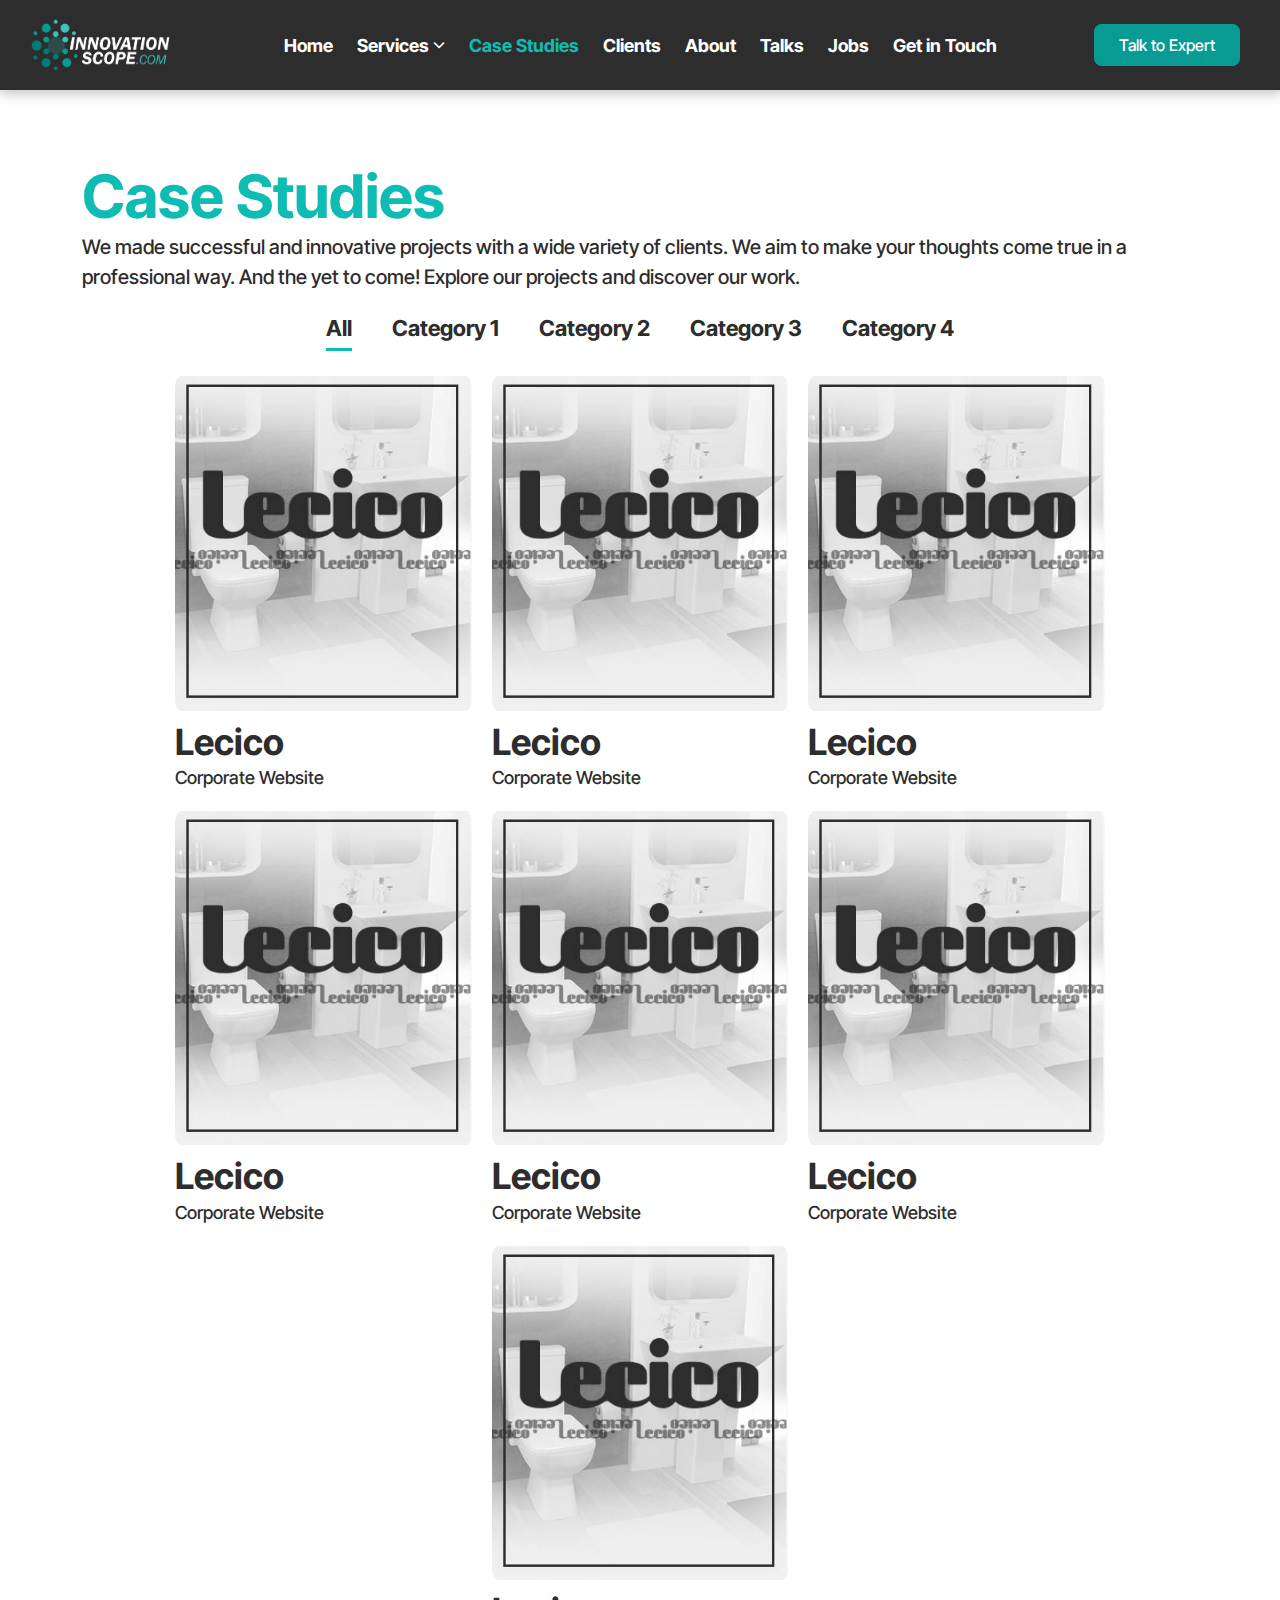
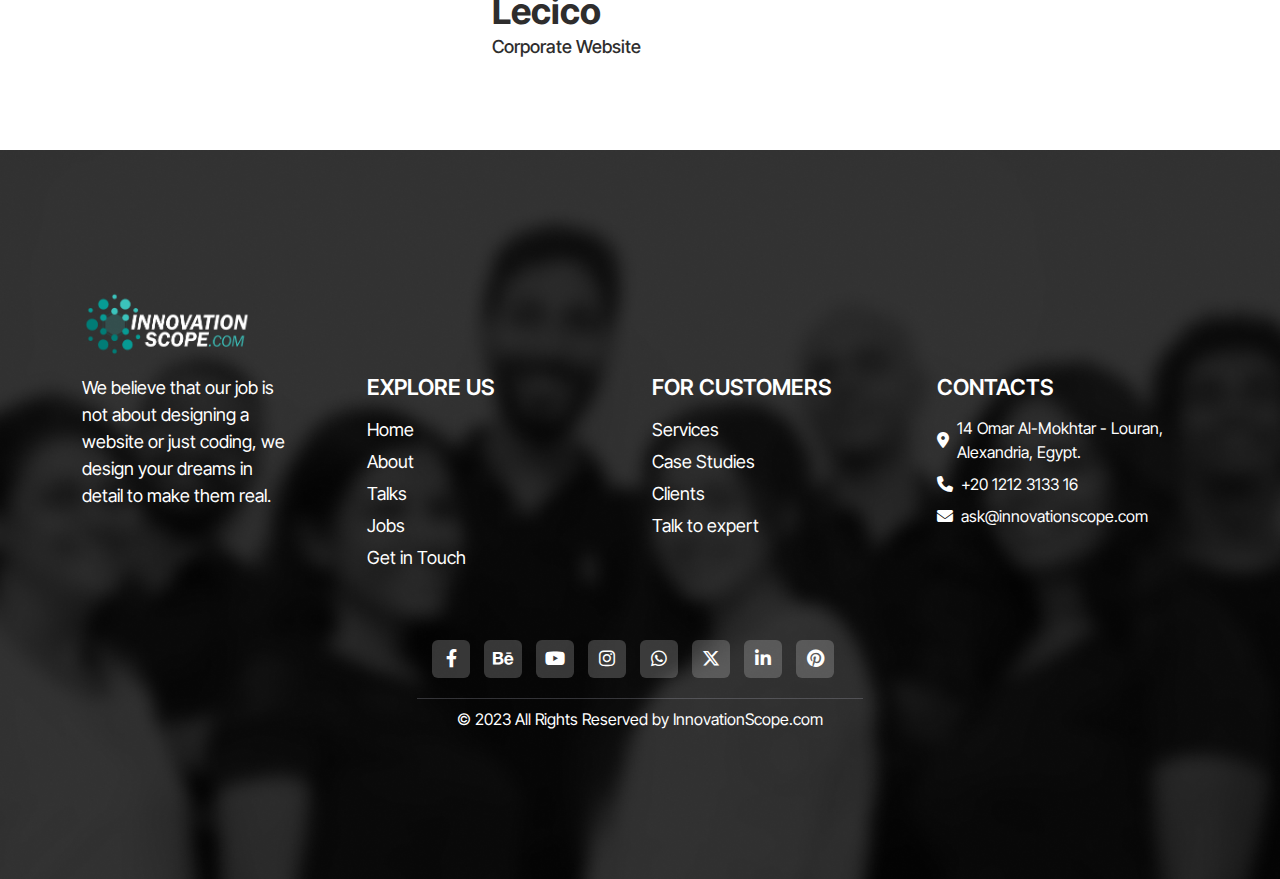
<file: case-studies.html>
<!DOCTYPE html>
<html lang="en">

<head>
    <meta charset="UTF-8">
    <meta name="viewport" content="width=device-width, initial-scale=1.0">
    <link rel="stylesheet" href="vendor/font-awesome/css/fontawesome.min.css">
    <link rel="stylesheet" href="vendor/font-awesome/css/all.min.css">
    <link rel="stylesheet" href="vendor/bootstrap-5.3.0-dist/css/bootstrap.css">
    <link rel="stylesheet" href="css/main.css">
    <link rel="stylesheet" href="css/case-studies.css">
    <title>Case-Studies | Innovation Scope</title>
</head>

<body>
    <!-- navbar -->
    <header>
        <nav class="d-flex align-items-center justify-content-between">
            <a href="index.html" class="logo">
                <img src="images/logo.png" alt="logo">
            </a>
            <input type="checkbox" id="click">
            <label for="click" class="menu-btn">
                <img src="images/nav-menu.png" alt="icon">
            </label>
            <ul class="nav-links m-0 align-items-center justify-content-lg-center w-100">
                <li class="ms-lg-auto"><a class="nav-link" href="index.html">Home</a></li>
                <li>
                    <div class="d-flex">
                        <a class="nav-link dropdown" href="services.html">Services<i
                                class="fa-solid fa-chevron-down ms-1 d-none d-lg-block"></i></a>
                    </div>
                    <div class="mega-box d-none d-lg-block">
                        <div class="content d-flex flex-wrap justify-content-center">
                            <div class="main">
                                <div class="mega-links d-flex align-items-center">
                                    <img src="images/mega-menu-icons/e-commerce.png" alt="icon">
                                    <a href="services-details.html">E-COMMERCE WEBSITES & SYSTEMS</a>
                                </div>
                                <div class="mega-links d-flex align-items-center">
                                    <img src="images/mega-menu-icons/ui-ux.png" alt="icon">
                                    <a href="services-details.html">UI/UX DESIGN</a>
                                </div>
                                <div class="mega-links d-flex align-items-center">
                                    <img src="images/mega-menu-icons/web-hosting.png" alt="icon">
                                    <a href="services-details.html">WEB HOSTING</a>
                                </div>
                            </div>
                            <div class="main">
                                <div class="mega-links d-flex align-items-center">
                                    <img src="images/mega-menu-icons/graphic-designs.png" alt="icon">
                                    <a href="services-details.html">GRAPHIC DESIGNS</a>
                                </div>
                                <div class="mega-links d-flex align-items-center">
                                    <img src="images/mega-menu-icons/strategy-consultation.png" alt="icon">
                                    <a href="services-details.html">STRATEGY & CONSULTATION</a>
                                </div>
                                <div class="mega-links d-flex align-items-center">
                                    <img src="images/mega-menu-icons/maintenance.png" alt="icon">
                                    <a href="services-details.html">MAINTENANCE & TECHNICAL SUPPORT</a>
                                </div>
                            </div>
                            <div class="main">
                                <div class="mega-links d-flex align-items-center">
                                    <img src="images/mega-menu-icons/store-adminstration.png" alt="icon">
                                    <a href="services-details.html">STORE ADMINISTRATION</a>
                                </div>
                                <div class="mega-links d-flex align-items-center">
                                    <img src="images/mega-menu-icons/api.png" alt="icon">
                                    <a href="services-details.html">API INTEGRATION'S</a>
                                </div>
                                <div class="mega-links d-flex align-items-center">
                                    <img src="images/mega-menu-icons/mobile-app.png" alt="icon">
                                    <a href="services-details.html">MOBILE APP DEVELOPMENT</a>
                                </div>
                            </div>
                            <div class="main">
                                <div class="mega-links d-flex align-items-center">
                                    <img src="images/mega-menu-icons/branding.png" alt="icon">
                                    <a href="services-details.html">BRANDING</a>
                                </div>
                                <div class="mega-links d-flex align-items-center">
                                    <img src="images/mega-menu-icons/content-creation.png" alt="icon">
                                    <a href="services-details.html">CONTENT CREATION & SEO</a>
                                </div>
                                <div class="mega-links d-flex align-items-center">
                                    <img src="images/mega-menu-icons/video-production.png" alt="icon">
                                    <a href="services-details.html">VIDEO PRODUCTION</a>
                                </div>
                            </div>
                            <div class="main">
                                <div class="mega-links d-flex align-items-center">
                                    <img src="images/mega-menu-icons/web-development.png" alt="icon">
                                    <a href="services-details.html">WEB DEVELOPMENT</a>
                                </div>
                                <div class="mega-links d-flex align-items-center">
                                    <img src="images/mega-menu-icons/customer-crm.png" alt="icon">
                                    <a href="services-details.html">CUSTOM CRM DEVELOPMENT</a>
                                </div>
                            </div>

                        </div>
                    </div>
                </li>
                <li><a class="nav-link active" href="case-studies.html">Case Studies</a></li>
                <li><a class="nav-link" href="clients.html">Clients</a></li>
                <li><a class="nav-link" href="about.html">About</a></li>
                <li><a class="nav-link" href="talks.html">Talks</a></li>
                <li><a class="nav-link" href="jobs.html">Jobs</a></li>
                <li class="me-lg-auto"><a class="nav-link" href="get-in-touch.html">Get in Touch</a></li>
                <li>
                    <a class="nav-btn" href="talk-to-expert.html">Talk to Expert</a>
                </li>
            </ul>
        </nav>
    </header>

    <section class="case-studies section-padding container">
        <div class="title">
            <h3 class="primary-color">Case Studies</h3>
            <p>We made successful and innovative projects with a wide variety of clients. We aim to make your thoughts come true in
                a
                professional way.
                And the yet to come! Explore our projects and discover our work.
            </p>
        </div>


            <div class="gallery">
            
                <ul class="controls">
                    <li class="buttons active" data-filter="all">All</li>
                    <li class="buttons" data-filter="Category-1">Category 1</li>
                    <li class="buttons" data-filter="Category-2">Category 2</li>
                    <li class="buttons" data-filter="Category-3">Category 3</li>
                    <li class="buttons" data-filter="Category-4">Category 4</li>
                </ul>
            
                <div class="image-container">

                        <a href="case-studies-details.html" class="image Category-1">
                            <div class="card-holder">
                                <img src="images/lecico.png" alt="brand">
                                <h4>Lecico</h4>
                                <div class="desc">Corporate Website</div>
                            </div>
                        </a>               
                        <a href="case-studies-details.html" class="image Category-1">
                            <div class="card-holder">
                                <img src="images/lecico.png" alt="brand">
                                <h4>Lecico</h4>
                                <div class="desc">Corporate Website</div>
                            </div>
                        </a>                
                        <a href="#" class="image Category-2">
                            <div class="card-holder">
                                <img src="images/lecico.png" alt="brand">
                                <h4>Lecico</h4>
                                <div class="desc">Corporate Website</div>
                            </div>
                        </a>                
                        <a href="#" class="image Category-3">
                            <div class="card-holder">
                                <img src="images/lecico.png" alt="brand">
                                <h4>Lecico</h4>
                                <div class="desc">Corporate Website</div>
                            </div>
                        </a>              
                        <a href="#" class="image Category-3">
                            <div class="card-holder">
                                <img src="images/lecico.png" alt="brand">
                                <h4>Lecico</h4>
                                <div class="desc">Corporate Website</div>
                            </div>
                        </a>             
                        <a href="#" class="image Category-4">
                            <div class="card-holder">
                                <img src="images/lecico.png" alt="brand">
                                <h4>Lecico</h4>
                                <div class="desc">Corporate Website</div>
                            </div>
                        </a>                
                        <a href="#" class="image Category-4">
                            <div class="card-holder">
                                <img src="images/lecico.png" alt="brand">
                                <h4>Lecico</h4>
                                <div class="desc">Corporate Website</div>
                            </div>
                        </a>      
                </div>
            
            </div>      
    </section>

    <footer>
        <div class="section-padding container">
            <img class="logo mb-3" src="images/logo.png" alt="logo">
            <div class="row justify-content-center">
                <div class="col-12 col-lg-3">
                    <p>We believe that our job is not about
                    designing a website or just coding,
                    we design your dreams in detail to
                    make them real.</p>
                </div>
                <div class="col-6 col-lg-3">
                    <h3 class="mb-3">EXPLORE US</h3>
                    <ul>
                        <li><a href="index.html">Home</a></li>
                        <li><a href="about.html">About</a></li>
                        <li><a href="talks.html">Talks</a></li>
                        <li><a href="jobs.html">Jobs</a></li>
                        <li><a href="get-in-touch.html">Get in Touch</a></li>
                    </ul>
                </div>
                <div class="col-6 col-lg-3">
                    <h3 class="mb-3">FOR CUSTOMERS</h3>
                    <ul>
                        <li><a href="services.html">Services</a></li>
                        <li><a href="case-studies.html">Case Studies</a></li>
                        <li><a href="clients.html">Clients</a></li>
                        <li><a href="talk-to-expert.html">Talk to expert</a></li>
                    </ul>
                </div>
                <div class="col-12 col-lg-3">
                    <h3 class="mb-3">CONTACTS</h3>
                    <div class="d-flex align-items-center mb-2">
                        <i class="fa-solid fa-location-dot me-2"></i>
                        <div>14 Omar Al-Mokhtar - Louran, Alexandria, Egypt.</div>
                    </div>
                    <div class="d-flex align-items-center mb-2">
                        <i class="fa-solid fa-phone me-2"></i>
                        <div>+20 1212 3133 16</div>
                    </div>
                    <div class="d-flex align-items-center mb-2">
                        <i class="fa-solid fa-envelope me-2"></i>
                        <div>ask@innovationscope.com</div>
                    </div>
                </div>
            </div>
            <div class="social-links d-flex justify-content-center mt-5">
                <a href="#"><i class="fa-brands fa-facebook-f"></i></a>
                <a href="#"><i class="fa-brands fa-behance"></i></a>
                <a href="#"><i class="fa-brands fa-youtube"></i></a>
                <a href="#"><i class="fa-brands fa-instagram"></i></a>
                <a href="#"><i class="fa-brands fa-whatsapp"></i></a>
                <a href="#"><i class="fa-brands fa-x-twitter"></i></a>
                <a href="#"><i class="fa-brands fa-linkedin-in"></i></a>
                <a href="#"><i class="fa-brands fa-pinterest"></i></a>
            </div>
            <hr>
            <div class="text-center copy-right my-2">
                © 2023 All Rights Reserved by InnovationScope.com
            </div>
        </div>
    </footer>

    <script src="vendor/jquery/jquery.js"></script>
    <script src="vendor/bootstrap-5.3.0-dist/js/bootstrap.js"></script>
    <script>
        $(document).ready(function () {
            $(window).on('scroll', function () {
                var scroll = $(window).scrollTop();
                if (scroll >= 50) {
                    $("nav").addClass("fixed-top");
                } else {
                    $("nav").removeClass("fixed-top");
                }
            });

            $('.buttons').click(function () {

                $(this).addClass('active').siblings().removeClass('active');

                var filter = $(this).attr('data-filter')

                if (filter == 'all') {
                    $('.image').show(400);
                } else {
                    $('.image').not('.' + filter).hide(200);
                    $('.image').filter('.' + filter).show(400);
                }
            });
        });

    </script>
</body>

</html>
</file>
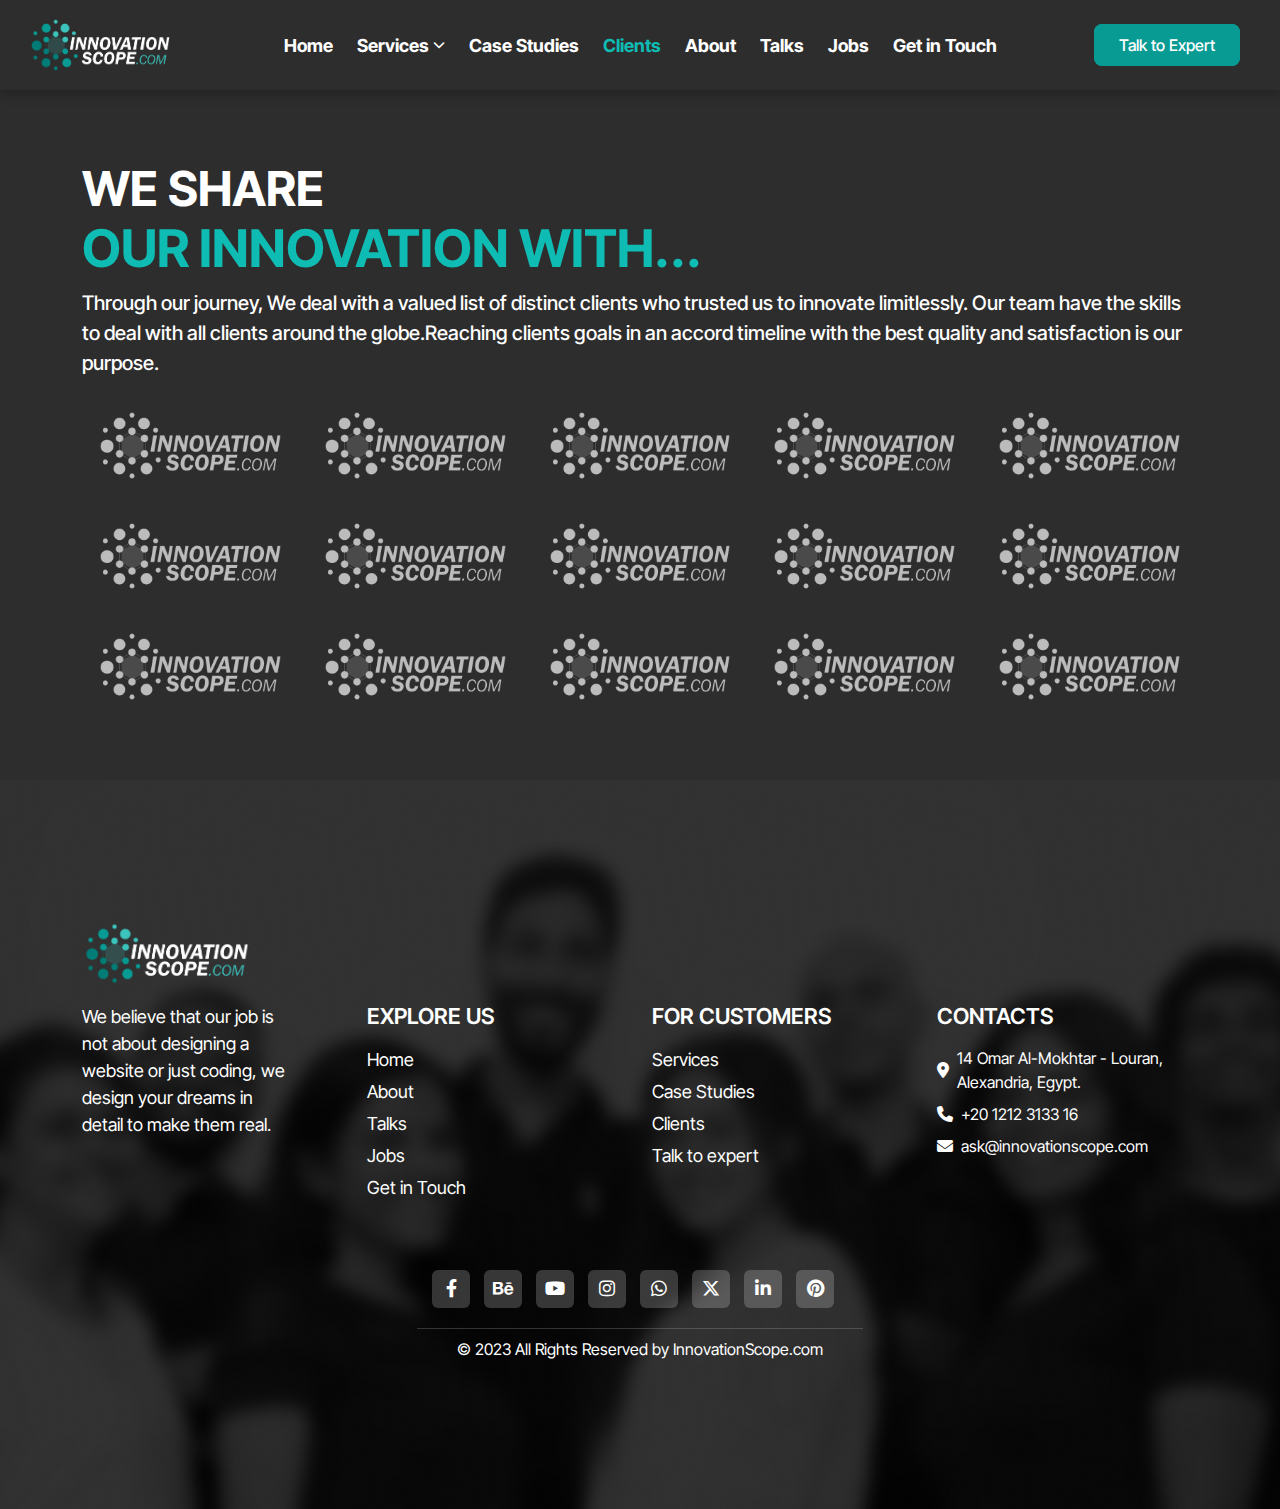
<file: clients.html>
<!DOCTYPE html>
<html lang="en">

<head>
    <meta charset="UTF-8">
    <meta name="viewport" content="width=device-width, initial-scale=1.0">
    <link rel="stylesheet" href="vendor/font-awesome/css/fontawesome.min.css">
    <link rel="stylesheet" href="vendor/font-awesome/css/all.min.css">
    <link rel="stylesheet" href="vendor/bootstrap-5.3.0-dist/css/bootstrap.css">
    <link rel="stylesheet" href="css/main.css">
    <link rel="stylesheet" href="css/talk-to-expert.css">
    <title>Clients | Innovation Scope</title>
</head>

<body>
    <!-- navbar -->
    <header>
        <nav class="d-flex align-items-center justify-content-between">
            <a href="index.html" class="logo">
                <img src="images/logo.png" alt="logo">
            </a>
            <input type="checkbox" id="click">
            <label for="click" class="menu-btn">
                <img src="images/nav-menu.png" alt="icon">
            </label>
            <ul class="nav-links m-0 align-items-center justify-content-lg-center w-100">
                <li class="ms-lg-auto"><a class="nav-link" href="index.html">Home</a></li>
                <li>
                    <div class="d-flex">
                        <a class="nav-link dropdown" href="services.html">Services<i
                                class="fa-solid fa-chevron-down ms-1 d-none d-lg-block"></i></a>
                    </div>
                    <div class="mega-box d-none d-lg-block">
                        <div class="content d-flex flex-wrap justify-content-center">
                            <div class="main">
                                <div class="mega-links d-flex align-items-center">
                                    <img src="images/mega-menu-icons/e-commerce.png" alt="icon">
                                    <a href="services-details.html">E-COMMERCE WEBSITES & SYSTEMS</a>
                                </div>
                                <div class="mega-links d-flex align-items-center">
                                    <img src="images/mega-menu-icons/ui-ux.png" alt="icon">
                                    <a href="services-details.html">UI/UX DESIGN</a>
                                </div>
                                <div class="mega-links d-flex align-items-center">
                                    <img src="images/mega-menu-icons/web-hosting.png" alt="icon">
                                    <a href="services-details.html">WEB HOSTING</a>
                                </div>
                            </div>
                            <div class="main">
                                <div class="mega-links d-flex align-items-center">
                                    <img src="images/mega-menu-icons/graphic-designs.png" alt="icon">
                                    <a href="services-details.html">GRAPHIC DESIGNS</a>
                                </div>
                                <div class="mega-links d-flex align-items-center">
                                    <img src="images/mega-menu-icons/strategy-consultation.png" alt="icon">
                                    <a href="services-details.html">STRATEGY & CONSULTATION</a>
                                </div>
                                <div class="mega-links d-flex align-items-center">
                                    <img src="images/mega-menu-icons/maintenance.png" alt="icon">
                                    <a href="services-details.html">MAINTENANCE & TECHNICAL SUPPORT</a>
                                </div>
                            </div>
                            <div class="main">
                                <div class="mega-links d-flex align-items-center">
                                    <img src="images/mega-menu-icons/store-adminstration.png" alt="icon">
                                    <a href="services-details.html">STORE ADMINISTRATION</a>
                                </div>
                                <div class="mega-links d-flex align-items-center">
                                    <img src="images/mega-menu-icons/api.png" alt="icon">
                                    <a href="services-details.html">API INTEGRATION'S</a>
                                </div>
                                <div class="mega-links d-flex align-items-center">
                                    <img src="images/mega-menu-icons/mobile-app.png" alt="icon">
                                    <a href="services-details.html">MOBILE APP DEVELOPMENT</a>
                                </div>
                            </div>
                            <div class="main">
                                <div class="mega-links d-flex align-items-center">
                                    <img src="images/mega-menu-icons/branding.png" alt="icon">
                                    <a href="services-details.html">BRANDING</a>
                                </div>
                                <div class="mega-links d-flex align-items-center">
                                    <img src="images/mega-menu-icons/content-creation.png" alt="icon">
                                    <a href="services-details.html">CONTENT CREATION & SEO</a>
                                </div>
                                <div class="mega-links d-flex align-items-center">
                                    <img src="images/mega-menu-icons/video-production.png" alt="icon">
                                    <a href="services-details.html">VIDEO PRODUCTION</a>
                                </div>
                            </div>
                            <div class="main">
                                <div class="mega-links d-flex align-items-center">
                                    <img src="images/mega-menu-icons/web-development.png" alt="icon">
                                    <a href="services-details.html">WEB DEVELOPMENT</a>
                                </div>
                                <div class="mega-links d-flex align-items-center">
                                    <img src="images/mega-menu-icons/customer-crm.png" alt="icon">
                                    <a href="services-details.html">CUSTOM CRM DEVELOPMENT</a>
                                </div>
                            </div>

                        </div>
                    </div>
                </li>
                <li><a class="nav-link" href="case-studies.html">Case Studies</a></li>
                <li><a class="nav-link active" href="clients.html">Clients</a></li>
                <li><a class="nav-link" href="about.html">About</a></li>
                <li><a class="nav-link" href="talks.html">Talks</a></li>
                <li><a class="nav-link" href="jobs.html">Jobs</a></li>
                <li class="me-lg-auto"><a class="nav-link" href="get-in-touch.html">Get in Touch</a></li>
                <li>
                    <a class="nav-btn" href="talk-to-expert.html">Talk to Expert</a>
                </li>
            </ul>
        </nav>
    </header>

    <section class="clients section-padding container">
        <h3>WE SHARE <br>
        <span class="primary-color">OUR INNOVATION WITH...</span></h3>
        <p>Through our journey, We deal with a valued list of distinct clients who trusted us to innovate limitlessly. Our team
        have the skills to deal with all clients around the globe.Reaching clients goals in an accord timeline with the best
        quality and satisfaction is our purpose.</p>
        <div class="mt-4 d-flex flex-wrap gap-4 justify-content-center">
            <div class="images-container">
                <img src="images/client.png" alt="client">
            </div>
            <div class="images-container">
                <img src="images/client.png" alt="client">
            </div>
            <div class="images-container">
                <img src="images/client.png" alt="client">
            </div>
            <div class="images-container">
                <img src="images/client.png" alt="client">
            </div>
            <div class="images-container">
                <img src="images/client.png" alt="client">
            </div>
            <div class="images-container">
                <img src="images/client.png" alt="client">
            </div>
            <div class="images-container">
                <img src="images/client.png" alt="client">
            </div>
            <div class="images-container">
                <img src="images/client.png" alt="client">
            </div>
            <div class="images-container">
                <img src="images/client.png" alt="client">
            </div>
            <div class="images-container">
                <img src="images/client.png" alt="client">
            </div>
            <div class="images-container">
                <img src="images/client.png" alt="client">
            </div>
            <div class="images-container">
                <img src="images/client.png" alt="client">
            </div>
            <div class="images-container">
                <img src="images/client.png" alt="client">
            </div>
            <div class="images-container">
                <img src="images/client.png" alt="client">
            </div>
            <div class="images-container">
                <img src="images/client.png" alt="client">
            </div>
        </div>
    </section>

    <footer>
        <div class="section-padding container">
            <img class="logo mb-3" src="images/logo.png" alt="logo">
            <div class="row justify-content-center">
                <div class="col-12 col-lg-3">
                    <p>We believe that our job is not about
                    designing a website or just coding,
                    we design your dreams in detail to
                    make them real.</p>
                </div>
                <div class="col-6 col-lg-3">
                    <h3 class="mb-3">EXPLORE US</h3>
                    <ul>
                        <li><a href="index.html">Home</a></li>
                        <li><a href="about.html">About</a></li>
                        <li><a href="talks.html">Talks</a></li>
                        <li><a href="jobs.html">Jobs</a></li>
                        <li><a href="get-in-touch.html">Get in Touch</a></li>
                    </ul>
                </div>
                <div class="col-6 col-lg-3">
                    <h3 class="mb-3">FOR CUSTOMERS</h3>
                    <ul>
                        <li><a href="services.html">Services</a></li>
                        <li><a href="case-studies.html">Case Studies</a></li>
                        <li><a href="clients.html">Clients</a></li>
                        <li><a href="talk-to-expert.html">Talk to expert</a></li>
                    </ul>
                </div>
                <div class="col-12 col-lg-3">
                    <h3 class="mb-3">CONTACTS</h3>
                    <div class="d-flex align-items-center mb-2">
                        <i class="fa-solid fa-location-dot me-2"></i>
                        <div>14 Omar Al-Mokhtar - Louran, Alexandria, Egypt.</div>
                    </div>
                    <div class="d-flex align-items-center mb-2">
                        <i class="fa-solid fa-phone me-2"></i>
                        <div>+20 1212 3133 16</div>
                    </div>
                    <div class="d-flex align-items-center mb-2">
                        <i class="fa-solid fa-envelope me-2"></i>
                        <div>ask@innovationscope.com</div>
                    </div>
                </div>
            </div>
            <div class="social-links d-flex justify-content-center mt-5">
                <a href="#"><i class="fa-brands fa-facebook-f"></i></a>
                <a href="#"><i class="fa-brands fa-behance"></i></a>
                <a href="#"><i class="fa-brands fa-youtube"></i></a>
                <a href="#"><i class="fa-brands fa-instagram"></i></a>
                <a href="#"><i class="fa-brands fa-whatsapp"></i></a>
                <a href="#"><i class="fa-brands fa-x-twitter"></i></a>
                <a href="#"><i class="fa-brands fa-linkedin-in"></i></a>
                <a href="#"><i class="fa-brands fa-pinterest"></i></a>
            </div>
            <hr>
            <div class="text-center copy-right my-2">
                © 2023 All Rights Reserved by InnovationScope.com
            </div>
        </div>
    </footer>
    
    <script src="vendor/jquery/jquery.js"></script>
    <script src="vendor/bootstrap-5.3.0-dist/js/bootstrap.js"></script>
    <script>
        $(document).ready(function () {
            $(window).on('scroll', function () {
                var scroll = $(window).scrollTop();
                if (scroll >= 50) {
                    $("nav").addClass("fixed-top");
                } else {
                    $("nav").removeClass("fixed-top");
                }
            });
        });
    </script>
    </body>
    </html>
</file>
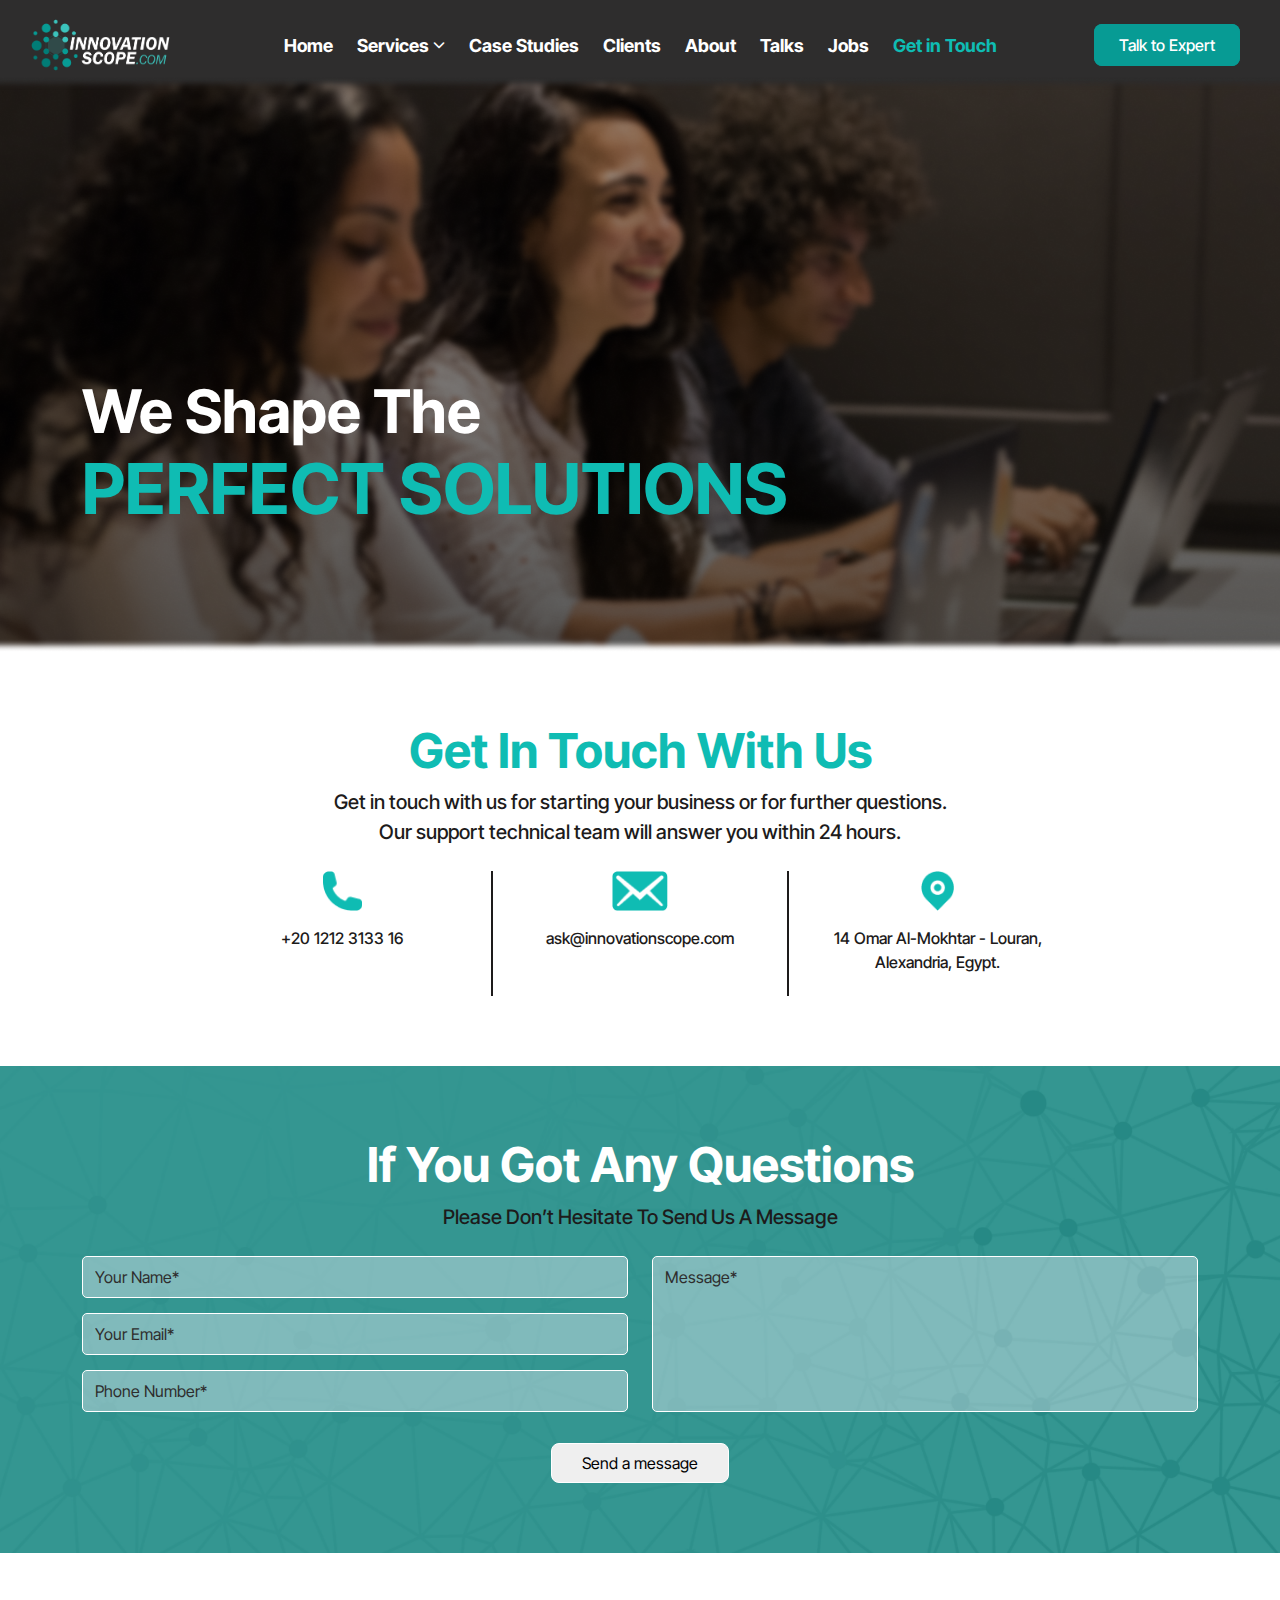
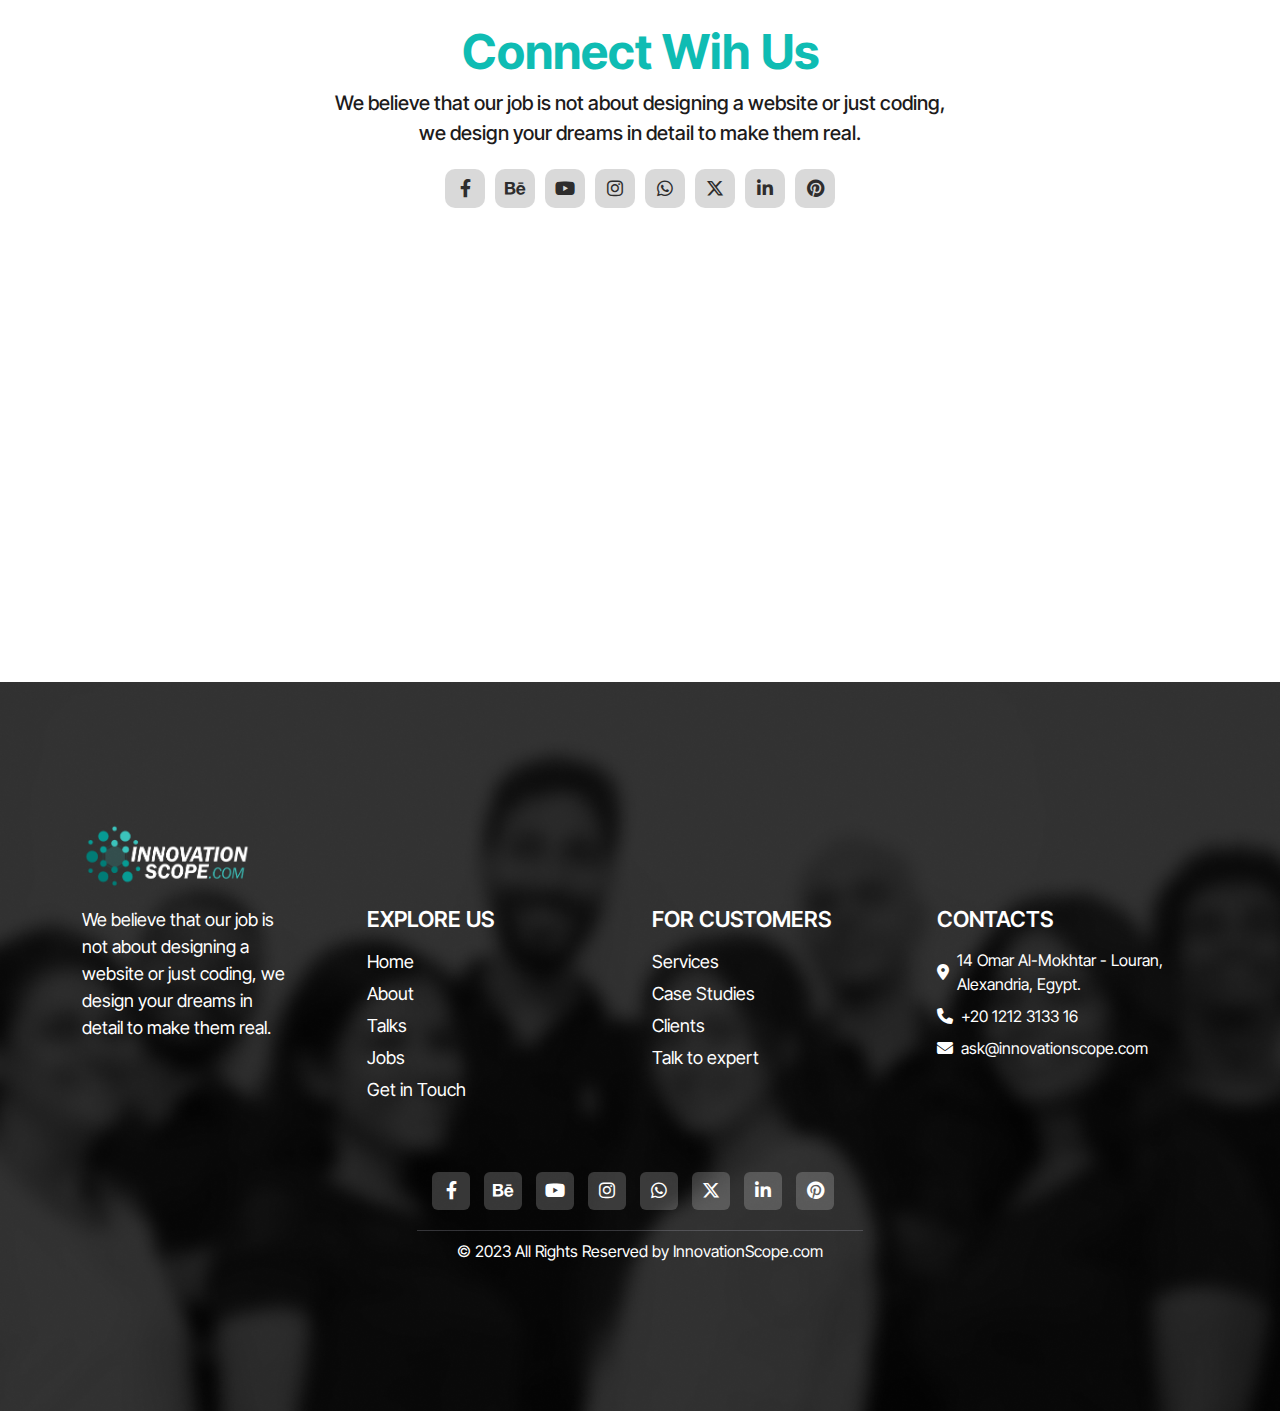
<file: get-in-touch.html>
<!DOCTYPE html>
<html lang="en">

<head>
    <meta charset="UTF-8">
    <meta name="viewport" content="width=device-width, initial-scale=1.0">
    <link rel="stylesheet" href="vendor/font-awesome/css/fontawesome.min.css">
    <link rel="stylesheet" href="vendor/font-awesome/css/all.min.css">
    <link rel="stylesheet" href="vendor/bootstrap-5.3.0-dist/css/bootstrap.css">
    <link rel="stylesheet" href="vendor/slick-carousel/css/slick.css">
    <link rel="stylesheet" href="vendor/slick-carousel/css/slick-theme.css">
    <link rel="stylesheet" href="css/main.css">
    <link rel="stylesheet" href="css/get-in-touch.css">
    <title>Get-In-Touch | Innovation Scope</title>
</head>

<body>
    <!-- navbar -->
    <header>
        <nav class="d-flex align-items-center justify-content-between">
            <a href="index.html" class="logo">
                <img src="images/logo.png" alt="logo">
            </a>
            <input type="checkbox" id="click">
            <label for="click" class="menu-btn">
                <img src="images/nav-menu.png" alt="icon">
            </label>
            <ul class="nav-links m-0 align-items-center justify-content-lg-center w-100">
                <li class="ms-lg-auto"><a class="nav-link" href="index.html">Home</a></li>
                <li>
                    <div class="d-flex">
                        <a class="nav-link dropdown" href="services.html">Services<i
                                class="fa-solid fa-chevron-down ms-1 d-none d-lg-block"></i></a>
                    </div>
                    <div class="mega-box d-none d-lg-block">
                        <div class="content d-flex flex-wrap justify-content-center">
                            <div class="main">
                                <div class="mega-links d-flex align-items-center">
                                    <img src="images/mega-menu-icons/e-commerce.png" alt="icon">
                                    <a href="services-details.html">E-COMMERCE WEBSITES & SYSTEMS</a>
                                </div>
                                <div class="mega-links d-flex align-items-center">
                                    <img src="images/mega-menu-icons/ui-ux.png" alt="icon">
                                    <a href="services-details.html">UI/UX DESIGN</a>
                                </div>
                                <div class="mega-links d-flex align-items-center">
                                    <img src="images/mega-menu-icons/web-hosting.png" alt="icon">
                                    <a href="services-details.html">WEB HOSTING</a>
                                </div>
                            </div>
                            <div class="main">
                                <div class="mega-links d-flex align-items-center">
                                    <img src="images/mega-menu-icons/graphic-designs.png" alt="icon">
                                    <a href="services-details.html">GRAPHIC DESIGNS</a>
                                </div>
                                <div class="mega-links d-flex align-items-center">
                                    <img src="images/mega-menu-icons/strategy-consultation.png" alt="icon">
                                    <a href="services-details.html">STRATEGY & CONSULTATION</a>
                                </div>
                                <div class="mega-links d-flex align-items-center">
                                    <img src="images/mega-menu-icons/maintenance.png" alt="icon">
                                    <a href="services-details.html">MAINTENANCE & TECHNICAL SUPPORT</a>
                                </div>
                            </div>
                            <div class="main">
                                <div class="mega-links d-flex align-items-center">
                                    <img src="images/mega-menu-icons/store-adminstration.png" alt="icon">
                                    <a href="services-details.html">STORE ADMINISTRATION</a>
                                </div>
                                <div class="mega-links d-flex align-items-center">
                                    <img src="images/mega-menu-icons/api.png" alt="icon">
                                    <a href="services-details.html">API INTEGRATION'S</a>
                                </div>
                                <div class="mega-links d-flex align-items-center">
                                    <img src="images/mega-menu-icons/mobile-app.png" alt="icon">
                                    <a href="services-details.html">MOBILE APP DEVELOPMENT</a>
                                </div>
                            </div>
                            <div class="main">
                                <div class="mega-links d-flex align-items-center">
                                    <img src="images/mega-menu-icons/branding.png" alt="icon">
                                    <a href="services-details.html">BRANDING</a>
                                </div>
                                <div class="mega-links d-flex align-items-center">
                                    <img src="images/mega-menu-icons/content-creation.png" alt="icon">
                                    <a href="services-details.html">CONTENT CREATION & SEO</a>
                                </div>
                                <div class="mega-links d-flex align-items-center">
                                    <img src="images/mega-menu-icons/video-production.png" alt="icon">
                                    <a href="services-details.html">VIDEO PRODUCTION</a>
                                </div>
                            </div>
                            <div class="main">
                                <div class="mega-links d-flex align-items-center">
                                    <img src="images/mega-menu-icons/web-development.png" alt="icon">
                                    <a href="services-details.html">WEB DEVELOPMENT</a>
                                </div>
                                <div class="mega-links d-flex align-items-center">
                                    <img src="images/mega-menu-icons/customer-crm.png" alt="icon">
                                    <a href="services-details.html">CUSTOM CRM DEVELOPMENT</a>
                                </div>
                            </div>

                        </div>
                    </div>
                </li>
                <li><a class="nav-link" href="case-studies.html">Case Studies</a></li>
                <li><a class="nav-link" href="clients.html">Clients</a></li>
                <li><a class="nav-link" href="about.html">About</a></li>
                <li><a class="nav-link" href="talks.html">Talks</a></li>
                <li><a class="nav-link" href="jobs.html">Jobs</a></li>
                <li class="me-lg-auto"><a class="nav-link active" href="get-in-touch.html">Get in Touch</a></li>
                <li>
                    <a class="nav-btn" href="talk-to-expert.html">Talk to Expert</a>
                </li>
            </ul>
        </nav>
    </header>

    <section class="get-in-touch-landing position-relative">
        <img src="images/get-in-touch-landing.png" alt="get-in-touch-landing">
        <div class="container">
            <div class="head-title position-absolute">
                <h2>We Shape The<br>
                    <span class="primary-color">PERFECT SOLUTIONS</span>
                </h2>
            </div>
        </div>
    </section>

    <section class="get-in-touch section-padding container">
        <div class="title text-md-center mb-4">
            <h3 class="primary-color main-title">Get In Touch <span>With Us</span></h3>
            <p>Get in touch with us for starting your business or for further questions. <br>
            Our support technical team will answer you within 24 hours.</p>
        </div>
        <div class="contact d-md-flex justify-content-center align-items-center ">
            <div class="contact-item">
                <div class="img-holder">
                    <img src="images/telephone-icon.png" alt="icon">
                </div>
                <div class="info">+20 1212 3133 16</div>
            </div>
            <div class="contact-item middle">
                <div class="img-holder">
                    <img src="images/envelope-icon.png" alt="icon">
                </div>
                <div class="info">ask@innovationscope.com</div>
            </div>
            <div class="contact-item">
                <div class="img-holder">
                    <img src="images/location-icon.png" alt="icon">
                </div>
                <div class="info">14 Omar Al-Mokhtar - Louran, <br>
                Alexandria, Egypt.</div>
            </div>
        </div>
    </section>

    <section class="questions">
        <div class="section-padding container">
            <div class="title text-md-center mb-4">
                <h3 class="main-title">If You Got Any Questions</h3>
                <p>Please Don’t Hesitate To Send Us A Message</p>
            </div>
                <form action="" id="get_in_touch">
                <div class="row mb-3">
                    <div class="col-md-6">
                        <input type="text" name="name" placeholder="Your Name*" required>
                        <input type="email" name="email" placeholder="Your Email*" required>
                        <input type="number" name="phone" placeholder="Phone Number*" required>
                    </div>
                    <div class="col-md-6">
                        <textarea name="message" placeholder="Message*" required></textarea>
                    </div>
                </div>
                <div class="text-center">
                    <button type="submit">Send a message</button>
                </div>
                </form>
        </div>
    </section>

    <section class="connect-with-us">
        <div class="section-padding container">
            <div class="title text-center">
                <h3 class="main-title primary-color">Connect Wih Us</h3>
                <p>We believe that our job is not about designing a website or just coding, <br>
                we design your dreams in detail to make them real.</p>
            </div>
            <div class="social-links d-flex justify-content-center mt-2">
                <a href="#"><i class="fa-brands fa-facebook-f"></i></a>
                <a href="#"><i class="fa-brands fa-behance"></i></a>
                <a href="#"><i class="fa-brands fa-youtube"></i></a>
                <a href="#"><i class="fa-brands fa-instagram"></i></a>
                <a href="#"><i class="fa-brands fa-whatsapp"></i></a>
                <a href="#"><i class="fa-brands fa-x-twitter"></i></a>
                <a href="#"><i class="fa-brands fa-linkedin-in"></i></a>
                <a href="#"><i class="fa-brands fa-pinterest"></i></a>
            </div>
        </div>
    </section>

    <section class="map">
        <iframe
            src="https://www.google.com/maps/embed?pb=!1m18!1m12!1m3!1d3411.1905278648687!2d29.973186476132796!3d31.243148560785194!2m3!1f0!2f0!3f0!3m2!1i1024!2i768!4f13.1!3m3!1m2!1s0x14f5db4553118715%3A0xf9494bea5b7640db!2sInnovation%20Scope!5e0!3m2!1sen!2seg!4v1700118532559!5m2!1sen!2seg" style="border:0;" allowfullscreen="" loading="lazy"
            referrerpolicy="no-referrer-when-downgrade"></iframe>
    </section>

    <footer>
        <div class="section-padding container">
            <img class="logo mb-3" src="images/logo.png" alt="logo">
            <div class="row justify-content-center">
                <div class="col-12 col-lg-3">
                    <p>We believe that our job is not about
                    designing a website or just coding,
                    we design your dreams in detail to
                    make them real.</p>
                </div>
                <div class="col-6 col-lg-3">
                    <h3 class="mb-3">EXPLORE US</h3>
                    <ul>
                        <li><a href="index.html">Home</a></li>
                        <li><a href="about.html">About</a></li>
                        <li><a href="talks.html">Talks</a></li>
                        <li><a href="jobs.html">Jobs</a></li>
                        <li><a href="get-in-touch.html">Get in Touch</a></li>
                    </ul>
                </div>
                <div class="col-6 col-lg-3">
                    <h3 class="mb-3">FOR CUSTOMERS</h3>
                    <ul>
                        <li><a href="services.html">Services</a></li>
                        <li><a href="case-studies.html">Case Studies</a></li>
                        <li><a href="clients.html">Clients</a></li>
                        <li><a href="talk-to-expert.html">Talk to expert</a></li>
                    </ul>
                </div>
                <div class="col-12 col-lg-3">
                    <h3 class="mb-3">CONTACTS</h3>
                    <div class="d-flex align-items-center mb-2">
                        <i class="fa-solid fa-location-dot me-2"></i>
                        <div>14 Omar Al-Mokhtar - Louran, Alexandria, Egypt.</div>
                    </div>
                    <div class="d-flex align-items-center mb-2">
                        <i class="fa-solid fa-phone me-2"></i>
                        <div>+20 1212 3133 16</div>
                    </div>
                    <div class="d-flex align-items-center mb-2">
                        <i class="fa-solid fa-envelope me-2"></i>
                        <div>ask@innovationscope.com</div>
                    </div>
                </div>
            </div>
            <div class="social-links d-flex justify-content-center mt-5">
                <a href="#"><i class="fa-brands fa-facebook-f"></i></a>
                <a href="#"><i class="fa-brands fa-behance"></i></a>
                <a href="#"><i class="fa-brands fa-youtube"></i></a>
                <a href="#"><i class="fa-brands fa-instagram"></i></a>
                <a href="#"><i class="fa-brands fa-whatsapp"></i></a>
                <a href="#"><i class="fa-brands fa-x-twitter"></i></a>
                <a href="#"><i class="fa-brands fa-linkedin-in"></i></a>
                <a href="#"><i class="fa-brands fa-pinterest"></i></a>
            </div>
            <hr>
            <div class="text-center copy-right my-2">
                © 2023 All Rights Reserved by InnovationScope.com
            </div>
        </div>
    </footer>

    <script src="vendor/jquery/jquery.js"></script>
    <script src="vendor/bootstrap-5.3.0-dist/js/bootstrap.js"></script>
    <script src="vendor/slick-carousel/js/slick.min.js"></script>
    <script src="vendor/counter/countMe.min.js"></script>
    <script src="js/slider.js"></script>
    <script src="vendor/jquery-validate/jquery.validate.min.js"></script>
    <script>
        $(document).ready(function () {
            $(window).on('scroll', function () {
                var scroll = $(window).scrollTop();
                if (scroll >= 50) {
                    $("nav").addClass("fixed-top");
                } else {
                    $("nav").removeClass("fixed-top");
                }
            });
            $("#get_in_touch").validate({
                rules: {
                    name: {
                        required: true,
                        minlength: 2,
                    },
                    email: {
                        required: true,
                        email: true
                    },
                    phone: {
                        required: true,
                        number: true
                    },
                    message: {
                        required: true
                    }
                },
                messages: {
                    name: {
                        required: "Please enter your name",
                        minlength: "Name must be at least 2 characters long",
                    },
                    email: {
                        required: "Please enter your email address",
                        email: "Please enter a valid email address"
                    },
                    phone: {
                        required: "Please enter your phone",
                        number: "phone number must be a number"
                    },
                    message: {
                        required: "Please enter your message",
                    },
                }
            });
        });
    </script>
    </body>
    
    </html>
</file>
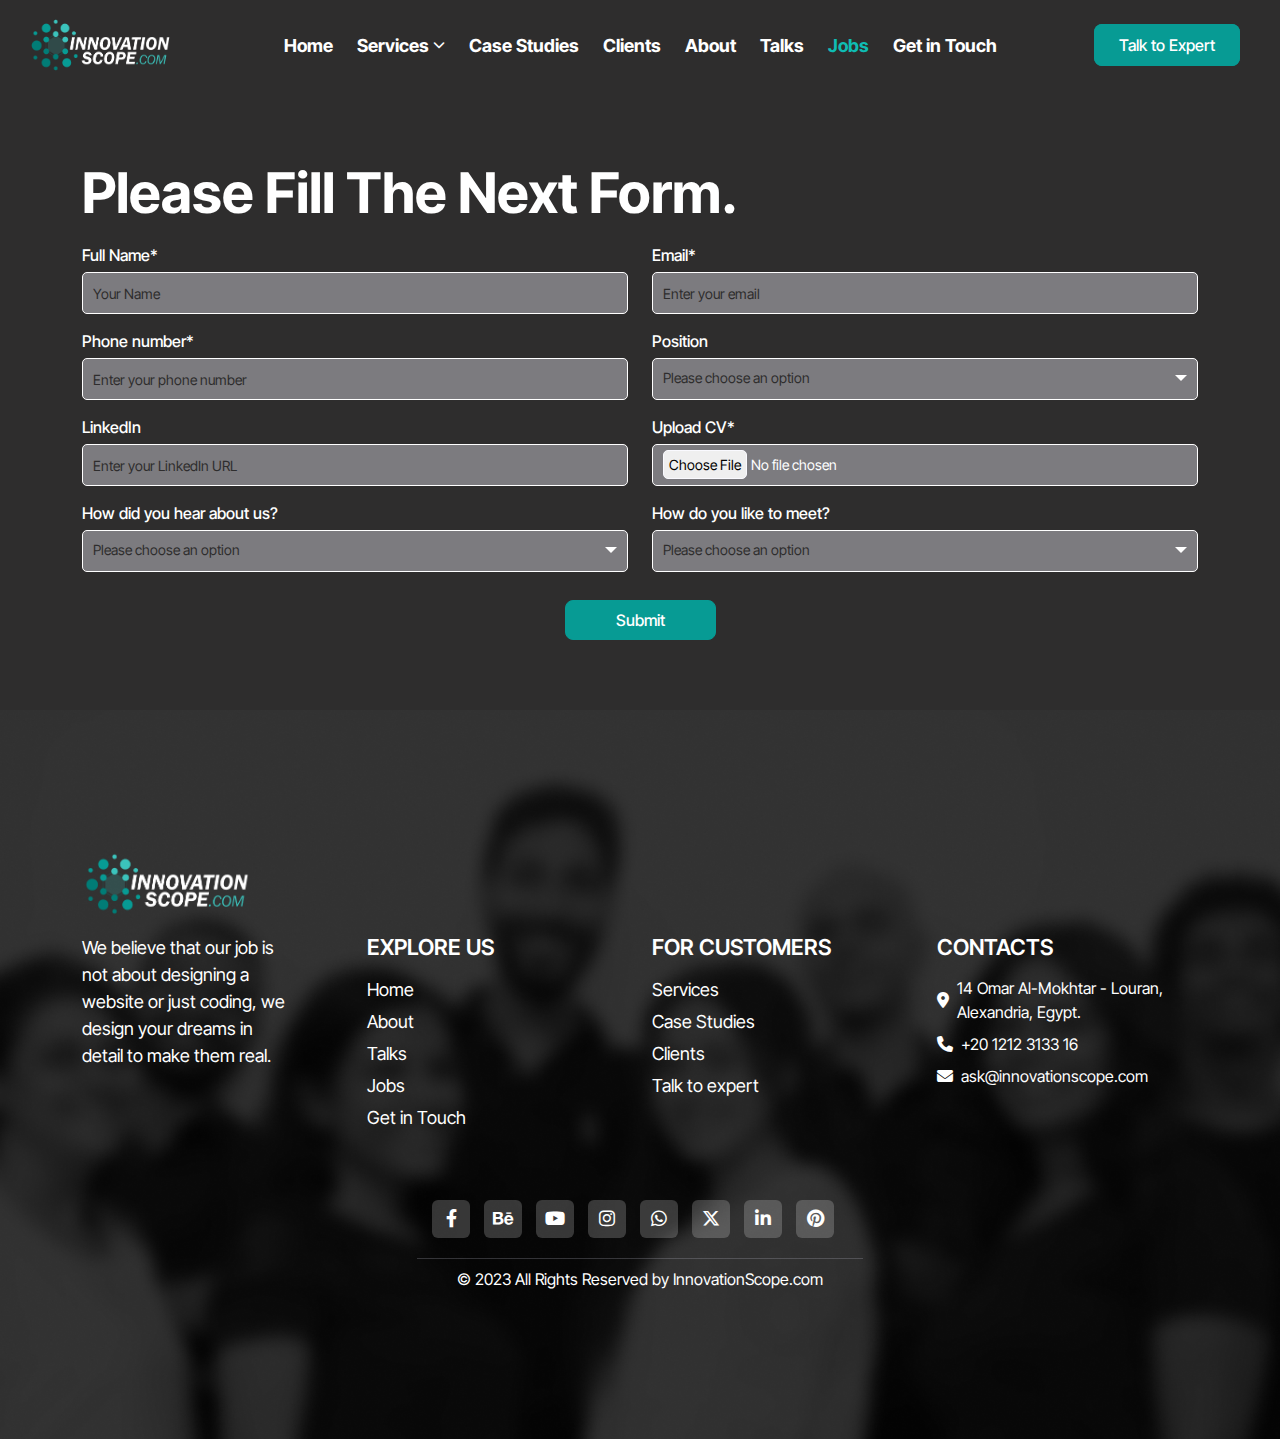
<file: jobs.html>
<!DOCTYPE html>
<html lang="en">

<head>
    <meta charset="UTF-8">
    <meta name="viewport" content="width=device-width, initial-scale=1.0">
    <link rel="stylesheet" href="vendor/font-awesome/css/fontawesome.min.css">
    <link rel="stylesheet" href="vendor/font-awesome/css/all.min.css">
    <link rel="stylesheet" href="vendor/bootstrap-5.3.0-dist/css/bootstrap.css">
    <link rel="stylesheet" href="css/main.css">
    <link rel="stylesheet" href="css/jobs.css">
    <title>Jobs | Innovation Scope</title>
</head>

<body>
    <!-- navbar -->
    <header>
        <nav class="d-flex align-items-center justify-content-between">
            <a href="index.html" class="logo">
                <img src="images/logo.png" alt="logo">
            </a>
            <input type="checkbox" id="click">
            <label for="click" class="menu-btn">
                <img src="images/nav-menu.png" alt="icon">
            </label>
            <ul class="nav-links m-0 align-items-center justify-content-lg-center w-100">
                <li class="ms-lg-auto"><a class="nav-link" href="index.html">Home</a></li>
                <li>
                    <div class="d-flex">
                        <a class="nav-link dropdown" href="services.html">Services<i
                                class="fa-solid fa-chevron-down ms-1 d-none d-lg-block"></i></a>
                    </div>
                    <div class="mega-box d-none d-lg-block">
                        <div class="content d-flex flex-wrap justify-content-center">
                            <div class="main">
                                <div class="mega-links d-flex align-items-center">
                                    <img src="images/mega-menu-icons/e-commerce.png" alt="icon">
                                    <a href="services-details.html">E-COMMERCE WEBSITES & SYSTEMS</a>
                                </div>
                                <div class="mega-links d-flex align-items-center">
                                    <img src="images/mega-menu-icons/ui-ux.png" alt="icon">
                                    <a href="services-details.html">UI/UX DESIGN</a>
                                </div>
                                <div class="mega-links d-flex align-items-center">
                                    <img src="images/mega-menu-icons/web-hosting.png" alt="icon">
                                    <a href="services-details.html">WEB HOSTING</a>
                                </div>
                            </div>
                            <div class="main">
                                <div class="mega-links d-flex align-items-center">
                                    <img src="images/mega-menu-icons/graphic-designs.png" alt="icon">
                                    <a href="services-details.html">GRAPHIC DESIGNS</a>
                                </div>
                                <div class="mega-links d-flex align-items-center">
                                    <img src="images/mega-menu-icons/strategy-consultation.png" alt="icon">
                                    <a href="services-details.html">STRATEGY & CONSULTATION</a>
                                </div>
                                <div class="mega-links d-flex align-items-center">
                                    <img src="images/mega-menu-icons/maintenance.png" alt="icon">
                                    <a href="services-details.html">MAINTENANCE & TECHNICAL SUPPORT</a>
                                </div>
                            </div>
                            <div class="main">
                                <div class="mega-links d-flex align-items-center">
                                    <img src="images/mega-menu-icons/store-adminstration.png" alt="icon">
                                    <a href="services-details.html">STORE ADMINISTRATION</a>
                                </div>
                                <div class="mega-links d-flex align-items-center">
                                    <img src="images/mega-menu-icons/api.png" alt="icon">
                                    <a href="services-details.html">API INTEGRATION'S</a>
                                </div>
                                <div class="mega-links d-flex align-items-center">
                                    <img src="images/mega-menu-icons/mobile-app.png" alt="icon">
                                    <a href="services-details.html">MOBILE APP DEVELOPMENT</a>
                                </div>
                            </div>
                            <div class="main">
                                <div class="mega-links d-flex align-items-center">
                                    <img src="images/mega-menu-icons/branding.png" alt="icon">
                                    <a href="services-details.html">BRANDING</a>
                                </div>
                                <div class="mega-links d-flex align-items-center">
                                    <img src="images/mega-menu-icons/content-creation.png" alt="icon">
                                    <a href="services-details.html">CONTENT CREATION & SEO</a>
                                </div>
                                <div class="mega-links d-flex align-items-center">
                                    <img src="images/mega-menu-icons/video-production.png" alt="icon">
                                    <a href="services-details.html">VIDEO PRODUCTION</a>
                                </div>
                            </div>
                            <div class="main">
                                <div class="mega-links d-flex align-items-center">
                                    <img src="images/mega-menu-icons/web-development.png" alt="icon">
                                    <a href="services-details.html">WEB DEVELOPMENT</a>
                                </div>
                                <div class="mega-links d-flex align-items-center">
                                    <img src="images/mega-menu-icons/customer-crm.png" alt="icon">
                                    <a href="services-details.html">CUSTOM CRM DEVELOPMENT</a>
                                </div>
                            </div>

                        </div>
                    </div>
                </li>
                <li><a class="nav-link" href="case-studies.html">Case Studies</a></li>
                <li><a class="nav-link" href="clients.html">Clients</a></li>
                <li><a class="nav-link" href="about.html">About</a></li>
                <li><a class="nav-link" href="talks.html">Talks</a></li>
                <li><a class="nav-link active" href="jobs.html">Jobs</a></li>
                <li class="me-lg-auto"><a class="nav-link" href="get-in-touch.html">Get in Touch</a></li>
                <li>
                    <a class="nav-btn" href="talk-to-expert.html">Talk to Expert</a>
                </li>
            </ul>
        </nav>
    </header>

    <section class="jobs">
        <div class="section-padding container">
            <h2 class="mb-3">Please Fill The Next Form.</h2>
            <form action="" type="post" id="jobs">
                <div class="row">
                    <div class="col-md-6">
                        <label for="full-name">Full Name*</label>
                        <input type="text" name="full_name" id="full-name" placeholder="Your Name" required>
                    </div>
                    <div class="col-md-6">
                        <label for="email">Email*</label>
                        <input type="email" name="email" id="email" placeholder="Enter your email" required>
                    </div>
                    
                </div>
                <div class="row">
                    <div class="col-md-6">
                        <label for="phone">Phone number*</label>
                        <input type="number" name="phone" id="phone" placeholder="Enter your phone number" required>
                    </div>
                    <div class="col-md-6">
                        <label>Position</label>
                        <div name="position" class="rev-select">
                            <select name="position" class="rev-select-box select-hidden" required>
                                <option value="hide">Please choose an option</option>
                                <option value="UI/UX Designer">UI/UX Designer</option>
                                <option value="Front-End Developer">Front-End Developer</option>
                                <option value="Back-End Developer">Back-End Developer</option>
                                <option value="Mobile App Developer">Mobile App Developer</option>
                                <option value="Content Creator">Content Creator</option>
                            </select>
                            <div class="select-styled">Please choose an option</div>
                            <ul class="select-options" name="position" style="display: none;">
                                <li rel="hide">Please choose an option</li>
                                <li rel="UI/UX Designer">UI/UX Designer</li>
                                <li rel="Front-End Developer">Front-End Developer</li>
                                <li rel="Back-End Developer">Back-End Developer</li>
                                <li rel="Mobile App Developer">Mobile App Developer</li>
                                <li rel="Content Creator">Content Creator</li>
                            </ul>
                        </div>
                    </div>
                </div>
                <div class="row">
                    <div class="col-md-6">
                        <label for="email">LinkedIn</label>
                        <input type="text" name="email" id="email" placeholder="Enter your LinkedIn URL">
                    </div>
                    <div class="col-md-6">
                        <label for="upload-cv">Upload CV*</label>
                        <input type="file" name="upload_cv" id="upload-cv" placeholder="No file choosen" required>
                    </div>
                </div>  
                <div class="row">
                    <div class="col-md-6">
                        <label>How did you hear about us?</label>
                        <div class="rev-select">
                            <select class="rev-select-box select-hidden">
                                <option value="hide">Please choose an option</option>
                                <option value="linked-in">LinkedIn</option>
                                <option value="facebook">Facebook</option>
                                <option value="behance">Behance</option>
                                <option value="pinterest">Pinterest</option>
                            </select>
                            <div class="select-styled">Please choose an option</div>
                            <ul class="select-options" style="display: none;">
                                <li rel="hide">Please choose an option</li>
                                <li rel="linked-in">LinkedIn</li>
                                <li rel="facebook">Facebook</li>
                                <li rel="behance">Behance</li>
                                <li rel="pinterest">Pinterest</li>
                            </ul>
                        </div>
                    </div>
                    <div class="col-md-6">
                        <label for="hear">How do you like to meet?</label>
                        <div class="rev-select">
                            <select class="rev-select-box select-hidden">
                                <option value="hide">Please choose an option</option>
                                <option value="online meeting">Online Meeting</option>
                                <option value="offline">Offline</option>
                            </select>
                            <div class="select-styled">Please choose an option</div>
                            <ul class="select-options" style="display: none;">
                                <li rel="hide">Please choose an option</li>
                                <li rel="online meeting">Online Meeting</li>
                                <li rel="offline">Offline</li>
                            </ul>
                        </div>
                    </div>
                    
                </div>
                <div class="text-center mt-3">
                    <button type="submit">Submit</button>
                </div>
            </form>
        </div>
    </section>

    <footer>
        <div class="section-padding container">
            <img class="logo mb-3" src="images/logo.png" alt="logo">
            <div class="row justify-content-center">
                <div class="col-12 col-lg-3">
                    <p>We believe that our job is not about
                    designing a website or just coding,
                    we design your dreams in detail to
                    make them real.</p>
                </div>
                <div class="col-6 col-lg-3">
                    <h3 class="mb-3">EXPLORE US</h3>
                    <ul>
                        <li><a href="index.html">Home</a></li>
                        <li><a href="about.html">About</a></li>
                        <li><a href="talks.html">Talks</a></li>
                        <li><a href="jobs.html">Jobs</a></li>
                        <li><a href="get-in-touch.html">Get in Touch</a></li>
                    </ul>
                </div>
                <div class="col-6 col-lg-3">
                    <h3 class="mb-3">FOR CUSTOMERS</h3>
                    <ul>
                        <li><a href="services.html">Services</a></li>
                        <li><a href="case-studies.html">Case Studies</a></li>
                        <li><a href="clients.html">Clients</a></li>
                        <li><a href="talk-to-expert.html">Talk to expert</a></li>
                    </ul>
                </div>
                <div class="col-12 col-lg-3">
                    <h3 class="mb-3">CONTACTS</h3>
                    <div class="d-flex align-items-center mb-2">
                        <i class="fa-solid fa-location-dot me-2"></i>
                        <div>14 Omar Al-Mokhtar - Louran, Alexandria, Egypt.</div>
                    </div>
                    <div class="d-flex align-items-center mb-2">
                        <i class="fa-solid fa-phone me-2"></i>
                        <div>+20 1212 3133 16</div>
                    </div>
                    <div class="d-flex align-items-center mb-2">
                        <i class="fa-solid fa-envelope me-2"></i>
                        <div>ask@innovationscope.com</div>
                    </div>
                </div>
            </div>
            <div class="social-links d-flex justify-content-center mt-5">
                <a href="#"><i class="fa-brands fa-facebook-f"></i></a>
                <a href="#"><i class="fa-brands fa-behance"></i></a>
                <a href="#"><i class="fa-brands fa-youtube"></i></a>
                <a href="#"><i class="fa-brands fa-instagram"></i></a>
                <a href="#"><i class="fa-brands fa-whatsapp"></i></a>
                <a href="#"><i class="fa-brands fa-x-twitter"></i></a>
                <a href="#"><i class="fa-brands fa-linkedin-in"></i></a>
                <a href="#"><i class="fa-brands fa-pinterest"></i></a>
            </div>
            <hr>
            <div class="text-center copy-right my-2">
                © 2023 All Rights Reserved by InnovationScope.com
            </div>
        </div>
    </footer>


    <script src="vendor/jquery/jquery.js"></script>
    <script src="vendor/bootstrap-5.3.0-dist/js/bootstrap.js"></script>
    <script src="js/custom-selectbox.js"></script>
    <script src="vendor/jquery-validate/jquery.validate.min.js"></script>

    <script>
        $(document).ready(function () {
            $(window).on('scroll', function () {
                var scroll = $(window).scrollTop();
                if (scroll >= 50) {
                    $("nav").addClass("fixed-top");
                } else {
                    $("nav").removeClass("fixed-top");
                }
            });

            $("#jobs").validate({
                rules: {
                    full_name: {
                        required: true,
                        minlength: 2,
                    },
                    email: {
                        required: true,
                        email: true
                    },
                    phone : {
                        required: true,
                        number: true
                    },
                    position : {
                        required: true,
                    },
                    upload_cv : {
                        required: true,
                    }
                },
                messages: {
                    full_name: {
                        required: "Please enter your name",
                        minlength: "Name must be at least 2 characters long",
                    },
                    email: {
                        required: "Please enter your email address",
                        email: "Please enter a valid email address"
                    },
                    phone: {
                        required: "Please enter your phone",
                        number: "phone number must be a number"
                    },
                    position: {
                        required: "please select a position" ,
                    },
                    upload_cv: {
                        required: "Please upload your cv",
                    },
                }
            });
        });
    </script>
</body>

</html>
</file>
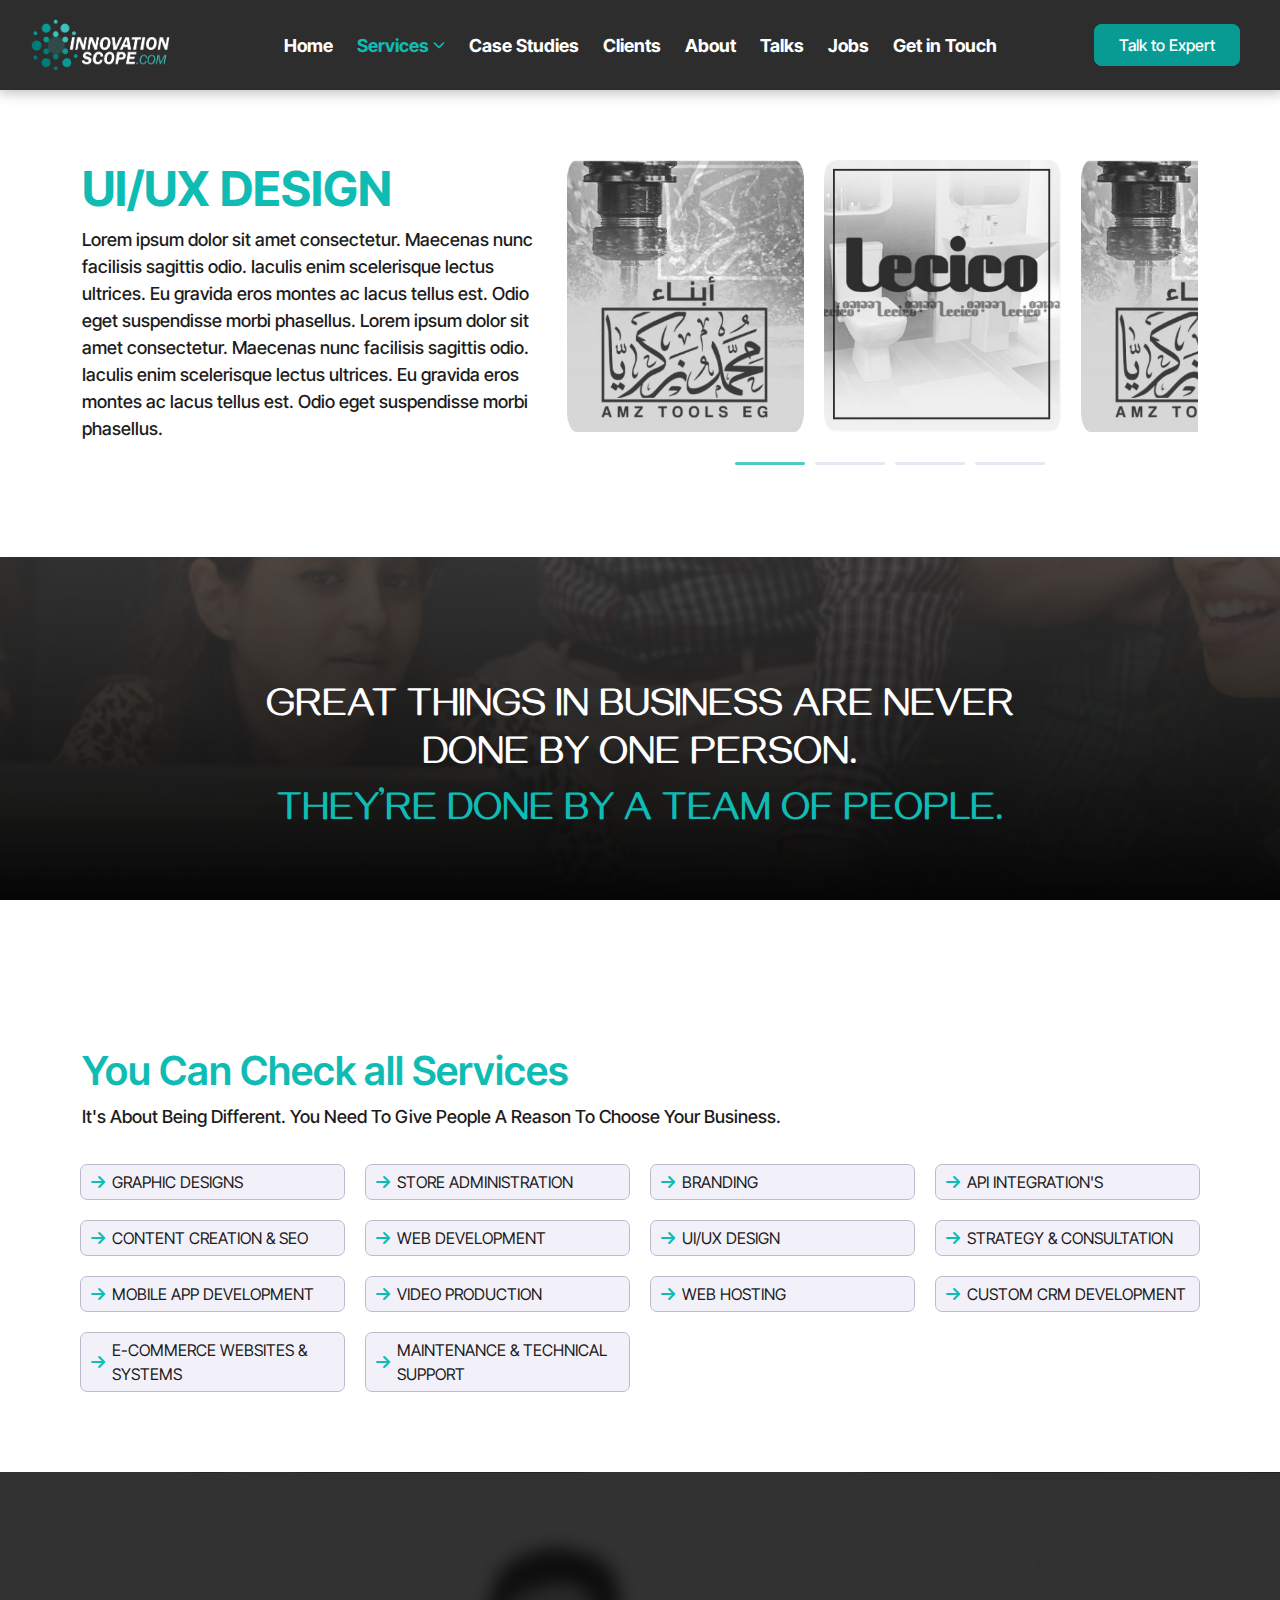
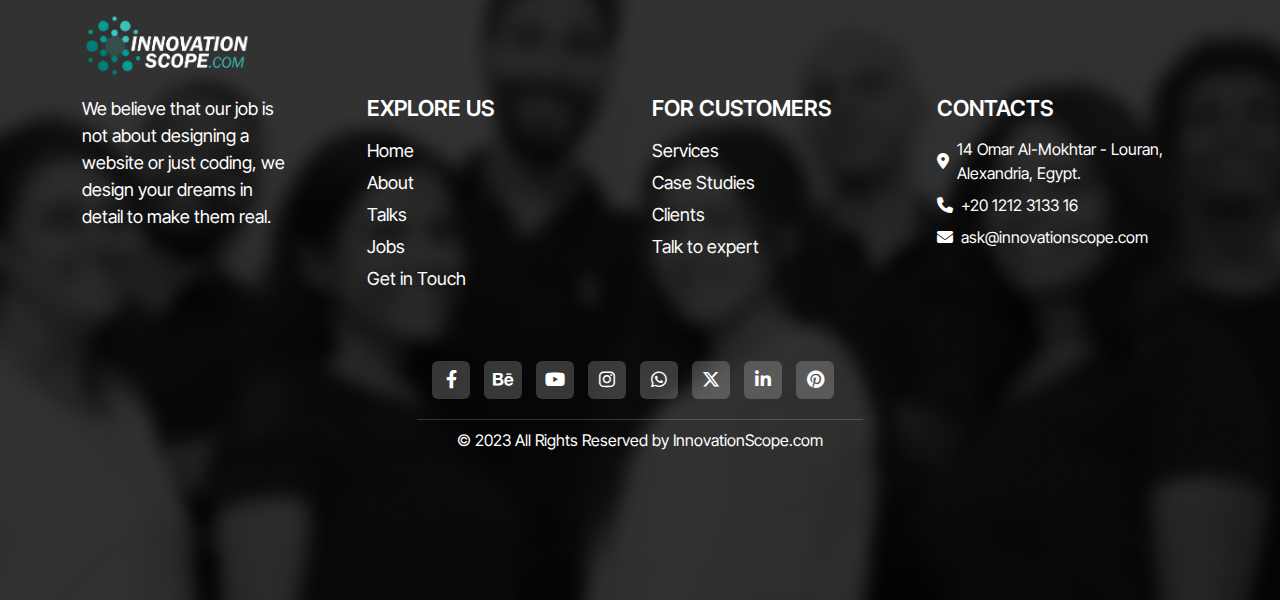
<file: services-details.html>
<!DOCTYPE html>
<html lang="en">

<head>
    <meta charset="UTF-8">
    <meta name="viewport" content="width=device-width, initial-scale=1.0">
    <link rel="stylesheet" href="vendor/font-awesome/css/fontawesome.min.css">
    <link rel="stylesheet" href="vendor/font-awesome/css/all.min.css">
    <link rel="stylesheet" href="vendor/bootstrap-5.3.0-dist/css/bootstrap.css">
    <link rel="stylesheet" href="vendor/slick-carousel/css/slick.css">
    <link rel="stylesheet" href="vendor/slick-carousel/css/slick-theme.css">
    <link rel="stylesheet" href="css/main.css">
    <link rel="stylesheet" href="css/services-details.css">
    <title>services-details | Innovation Scope</title>
</head>

<body>
    <!-- navbar -->
    <header>
        <nav class="d-flex align-items-center justify-content-between">
            <a href="index.html" class="logo">
                <img src="images/logo.png" alt="logo">
            </a>
            <input type="checkbox" id="click">
            <label for="click" class="menu-btn">
                <img src="images/nav-menu.png" alt="icon">
            </label>
            <ul class="nav-links m-0 align-items-center justify-content-lg-center w-100">
                <li class="ms-lg-auto"><a class="nav-link" href="index.html">Home</a></li>
                <li>
                    <div class="d-flex">
                        <a class="nav-link dropdown active" href="services.html">Services<i
                                class="fa-solid fa-chevron-down ms-1 d-none d-lg-block"></i></a>
                    </div>
                    <div class="mega-box d-none d-lg-block">
                        <div class="content d-flex flex-wrap justify-content-center">
                            <div class="main">
                                <div class="mega-links d-flex align-items-center">
                                    <img src="images/mega-menu-icons/e-commerce.png" alt="icon">
                                    <a href="#">E-COMMERCE WEBSITES & SYSTEMS</a>
                                </div>
                                <div class="mega-links d-flex align-items-center">
                                    <img src="images/mega-menu-icons/ui-ux.png" alt="icon">
                                    <a href="#">UI/UX DESIGN</a>
                                </div>
                                <div class="mega-links d-flex align-items-center">
                                    <img src="images/mega-menu-icons/web-hosting.png" alt="icon">
                                    <a href="#">WEB HOSTING</a>
                                </div>
                            </div>
                            <div class="main">
                                <div class="mega-links d-flex align-items-center">
                                    <img src="images/mega-menu-icons/graphic-designs.png" alt="icon">
                                    <a href="#">GRAPHIC DESIGNS</a>
                                </div>
                                <div class="mega-links d-flex align-items-center">
                                    <img src="images/mega-menu-icons/strategy-consultation.png" alt="icon">
                                    <a href="#">STRATEGY & CONSULTATION</a>
                                </div>
                                <div class="mega-links d-flex align-items-center">
                                    <img src="images/mega-menu-icons/maintenance.png" alt="icon">
                                    <a href="#">MAINTENANCE & TECHNICAL SUPPORT</a>
                                </div>
                            </div>
                            <div class="main">
                                <div class="mega-links d-flex align-items-center">
                                    <img src="images/mega-menu-icons/store-adminstration.png" alt="icon">
                                    <a href="#">STORE ADMINISTRATION</a>
                                </div>
                                <div class="mega-links d-flex align-items-center">
                                    <img src="images/mega-menu-icons/api.png" alt="icon">
                                    <a href="#">API INTEGRATION'S</a>
                                </div>
                                <div class="mega-links d-flex align-items-center">
                                    <img src="images/mega-menu-icons/mobile-app.png" alt="icon">
                                    <a href="#">MOBILE APP DEVELOPMENT</a>
                                </div>
                            </div>
                            <div class="main">
                                <div class="mega-links d-flex align-items-center">
                                    <img src="images/mega-menu-icons/branding.png" alt="icon">
                                    <a href="#">BRANDING</a>
                                </div>
                                <div class="mega-links d-flex align-items-center">
                                    <img src="images/mega-menu-icons/content-creation.png" alt="icon">
                                    <a href="#">CONTENT CREATION & SEO</a>
                                </div>
                                <div class="mega-links d-flex align-items-center">
                                    <img src="images/mega-menu-icons/video-production.png" alt="icon">
                                    <a href="#">VIDEO PRODUCTION</a>
                                </div>
                            </div>
                            <div class="main">
                                <div class="mega-links d-flex align-items-center">
                                    <img src="images/mega-menu-icons/web-development.png" alt="icon">
                                    <a href="#">WEB DEVELOPMENT</a>
                                </div>
                                <div class="mega-links d-flex align-items-center">
                                    <img src="images/mega-menu-icons/customer-crm.png" alt="icon">
                                    <a href="#">CUSTOM CRM DEVELOPMENT</a>
                                </div>
                            </div>

                        </div>
                    </div>
                </li>
                <li><a class="nav-link" href="case-studies.html">Case Studies</a></li>
                <li><a class="nav-link" href="clients.html">Clients</a></li>
                <li><a class="nav-link" href="about.html">About</a></li>
                <li><a class="nav-link" href="talks.html">Talks</a></li>
                <li><a class="nav-link" href="jobs.html">Jobs</a></li>
                <li class="me-lg-auto"><a class="nav-link" href="get-in-touch.html">Get in Touch</a></li>
                <li>
                    <a class="nav-btn" href="talk-to-expert.html">Talk to Expert</a>
                </li>
            </ul>
        </nav>
    </header>

    <section class="main-slider">
        <div class="section-padding container">
            <div class="row">
                <div class="col-lg-5">
                    <h3 class="primary-color">UI/UX DESIGN</h3>
                    <p>Lorem ipsum dolor sit amet consectetur. Maecenas nunc
                        facilisis sagittis odio. Iaculis enim scelerisque lectus ultrices.
                        Eu gravida eros montes ac lacus tellus est. Odio eget suspendisse
                        morbi phasellus. Lorem ipsum dolor sit amet consectetur.
                        Maecenas nunc facilisis sagittis odio. Iaculis enim scelerisque
                        lectus ultrices. Eu gravida eros montes ac lacus tellus est.
                        Odio eget suspendisse morbi phasellus.</p>
                </div>
                <div class="col-lg-7 case-study-slider">
                    <div>
                        <a href="#"><img src="images/case-study-1.png" alt="img"></a>
                    </div>
                    <div>
                        <a href="#"><img src="images/case-study-2.png" alt="img"></a>
                    </div>
                    <div>
                        <a href="#"><img src="images/case-study-1.png" alt="img"></a>
                    </div>
                    <div>
                        <a href="#"><img src="images/case-study-2.png" alt="img"></a>
                    </div>
                    <div>
                        <a href="#"><img src="images/case-study-1.png" alt="img"></a>
                    </div>
                </div>
            </div>
        </div>
    </section>

    <section class="middle-section">
        <div class="container middle-padding text-center">
            <div class="middle-content">
                <h2>GREAT THINGS IN BUSINESS ARE NEVER <br>
                    DONE BY ONE PERSON.</h2>
                <h2 class="primary-color">THEY’RE DONE BY A TEAM OF PEOPLE.</h2>
            </div>
        </div>
    </section>

    <section class="links section-padding container">
        <div class="title">
            <h3 class="primary-color">You Can Check all Services</h3>
            <div>It's About Being Different. You Need To Give People A Reason To
            Choose Your Business.</div>
        </div>
        <div class="links-container row mt-4">
            <div class="col-md-6 col-lg-4 col-xl-3 ">
               <div class="link">
                <a href="#">
                    <div class="d-flex align-items-center">
                        <i class="fa-solid fa-arrow-right"></i>
                        <div>GRAPHIC DESIGNS</div>
                        <i class="fa-regular fa-circle-right ms-auto hover-icon"></i>
                    </div>
                </a>
               </div>
            </div>
            <div class="col-md-6 col-lg-4 col-xl-3">
                <div class="link">
                    <a href="#">
                        <div class="d-flex align-items-center">
                            <i class="fa-solid fa-arrow-right"></i>
                            <div>STORE ADMINISTRATION</div>
                            <i class="fa-regular fa-circle-right ms-auto hover-icon"></i>
                        </div>
                    </a>
                </div>
            </div>
            <div class="col-md-6 col-lg-4 col-xl-3">
                <div class="link">
                    <a href="#">
                        <div class="d-flex align-items-center">
                            <i class="fa-solid fa-arrow-right"></i>
                            <div>BRANDING</div>
                            <i class="fa-regular fa-circle-right ms-auto hover-icon"></i>
                        </div>
                    </a>
                </div>
            </div>
            <div class="col-md-6 col-lg-4 col-xl-3">
                <div class="link">
                    <a href="#">
                        <div class="d-flex align-items-center">
                            <i class="fa-solid fa-arrow-right"></i>
                            <div>API INTEGRATION'S</div>
                            <i class="fa-regular fa-circle-right ms-auto hover-icon"></i>
                        </div>
                    </a>
                </div>
            </div>
            <div class="col-md-6 col-lg-4 col-xl-3">
                <div class="link">
                    <a href="#">
                        <div class="d-flex align-items-center">
                            <i class="fa-solid fa-arrow-right"></i>
                            <div>CONTENT CREATION & SEO</div>
                            <i class="fa-regular fa-circle-right ms-auto hover-icon"></i>
                        </div>
                    </a>
                </div>
            </div>
            <div class="col-md-6 col-lg-4 col-xl-3">
                <div class="link">
                    <a href="#">
                        <div class="d-flex align-items-center">
                            <i class="fa-solid fa-arrow-right"></i>
                            <div>WEB DEVELOPMENT</div>
                            <i class="fa-regular fa-circle-right ms-auto hover-icon"></i>
                        </div>
                    </a>
                </div>
            </div>
            <div class="col-md-6 col-lg-4 col-xl-3">
                <div class="link">
                    <a href="#">
                        <div class="d-flex align-items-center">
                            <i class="fa-solid fa-arrow-right"></i>
                            <div>UI/UX DESIGN</div>
                            <i class="fa-regular fa-circle-right ms-auto hover-icon"></i>
                        </div>
                    </a>
                </div>
            </div>
            <div class="col-md-6 col-lg-4 col-xl-3">
                <div class="link">
                    <a href="#">
                        <div class="d-flex align-items-center">
                            <i class="fa-solid fa-arrow-right"></i>
                            <div>STRATEGY & CONSULTATION</div>
                            <i class="fa-regular fa-circle-right ms-auto hover-icon"></i>
                        </div>
                    </a>
                </div>
            </div>
            <div class="col-md-6 col-lg-4 col-xl-3">
                <div class="link">
                    <a href="#">
                        <div class="d-flex align-items-center">
                            <i class="fa-solid fa-arrow-right"></i>
                            <div>MOBILE APP DEVELOPMENT</div>
                            <i class="fa-regular fa-circle-right ms-auto hover-icon"></i>
                        </div>
                    </a>
                </div>
            </div>
            <div class="col-md-6 col-lg-4 col-xl-3">
                <div class="link">
                    <a href="#">
                        <div class="d-flex align-items-center">
                            <i class="fa-solid fa-arrow-right"></i>
                            <div>VIDEO PRODUCTION</div>
                            <i class="fa-regular fa-circle-right ms-auto hover-icon"></i>
                        </div>
                    </a>
                </div>
            </div>
            <div class="col-md-6 col-lg-4 col-xl-3">
                <div class="link">
                    <a href="#">
                        <div class="d-flex align-items-center">
                            <i class="fa-solid fa-arrow-right"></i>
                            <div>WEB HOSTING</div>
                            <i class="fa-regular fa-circle-right ms-auto hover-icon"></i>
                        </div>
                    </a>
                </div>
            </div>
            <div class="col-md-6 col-lg-4 col-xl-3">
                <div class="link">
                    <a href="#">
                        <div class="d-flex align-items-center">
                            <i class="fa-solid fa-arrow-right"></i>
                            <div>CUSTOM CRM DEVELOPMENT</div>
                            <i class="fa-regular fa-circle-right ms-auto hover-icon"></i>
                        </div>
                    </a>
                </div>
            </div>
            <div class="col-md-6 col-lg-4 col-xl-3">
                <div class="link">
                    <a href="#">
                        <div class="d-flex align-items-center">
                            <i class="fa-solid fa-arrow-right"></i>
                            <div>E-COMMERCE WEBSITES & SYSTEMS</div>
                            <i class="fa-regular fa-circle-right ms-auto hover-icon"></i>
                        </div>
                    </a>
                </div>
            </div>
            <div class="col-md-6 col-lg-4 col-xl-3">
                <div class="link">
                    <a href="#">
                        <div class="d-flex align-items-center">
                            <i class="fa-solid fa-arrow-right"></i>
                            <div>MAINTENANCE & TECHNICAL SUPPORT</div>
                            <i class="fa-regular fa-circle-right ms-auto hover-icon"></i>
                        </div>
                    </a>
                </div>
            </div>

        </div>


    </section>

    <footer>
        <div class="section-padding container">
            <img class="logo mb-3" src="images/logo.png" alt="logo">
            <div class="row justify-content-center">
                <div class="col-12 col-lg-3">
                    <p>We believe that our job is not about
                    designing a website or just coding,
                    we design your dreams in detail to
                    make them real.</p>
                </div>
                <div class="col-6 col-lg-3">
                    <h3 class="mb-3">EXPLORE US</h3>
                    <ul>
                        <li><a href="index.html">Home</a></li>
                        <li><a href="about.html">About</a></li>
                        <li><a href="talks.html">Talks</a></li>
                        <li><a href="jobs.html">Jobs</a></li>
                        <li><a href="get-in-touch.html">Get in Touch</a></li>
                    </ul>
                </div>
                <div class="col-6 col-lg-3">
                    <h3 class="mb-3">FOR CUSTOMERS</h3>
                    <ul>
                        <li><a href="services.html">Services</a></li>
                        <li><a href="case-studies.html">Case Studies</a></li>
                        <li><a href="clients.html">Clients</a></li>
                        <li><a href="talk-to-expert.html">Talk to expert</a></li>
                    </ul>
                </div>
                <div class="col-12 col-lg-3">
                    <h3 class="mb-3">CONTACTS</h3>
                    <div class="d-flex align-items-center mb-2">
                        <i class="fa-solid fa-location-dot me-2"></i>
                        <div>14 Omar Al-Mokhtar - Louran, Alexandria, Egypt.</div>
                    </div>
                    <div class="d-flex align-items-center mb-2">
                        <i class="fa-solid fa-phone me-2"></i>
                        <div>+20 1212 3133 16</div>
                    </div>
                    <div class="d-flex align-items-center mb-2">
                        <i class="fa-solid fa-envelope me-2"></i>
                        <div>ask@innovationscope.com</div>
                    </div>
                </div>
            </div>
            <div class="social-links d-flex justify-content-center mt-5">
                <a href="#"><i class="fa-brands fa-facebook-f"></i></a>
                <a href="#"><i class="fa-brands fa-behance"></i></a>
                <a href="#"><i class="fa-brands fa-youtube"></i></a>
                <a href="#"><i class="fa-brands fa-instagram"></i></a>
                <a href="#"><i class="fa-brands fa-whatsapp"></i></a>
                <a href="#"><i class="fa-brands fa-x-twitter"></i></a>
                <a href="#"><i class="fa-brands fa-linkedin-in"></i></a>
                <a href="#"><i class="fa-brands fa-pinterest"></i></a>
            </div>
            <hr>
            <div class="text-center copy-right my-2">
                © 2023 All Rights Reserved by InnovationScope.com
            </div>
        </div>
    </footer>


<script src="vendor/jquery/jquery.js"></script>
<script src="vendor/bootstrap-5.3.0-dist/js/bootstrap.js"></script>
<script src="vendor/slick-carousel/js/slick.min.js"></script>
<script src="js/slider.js"></script>
<script>
    $(document).ready(function () {
            $(window).on('scroll', function () {
                var scroll = $(window).scrollTop();
                if (scroll >= 50) {
                    $("nav").addClass("fixed-top");
                } else {
                    $("nav").removeClass("fixed-top");
                }
            });
        });
</script>
</body>

</html>
</file>
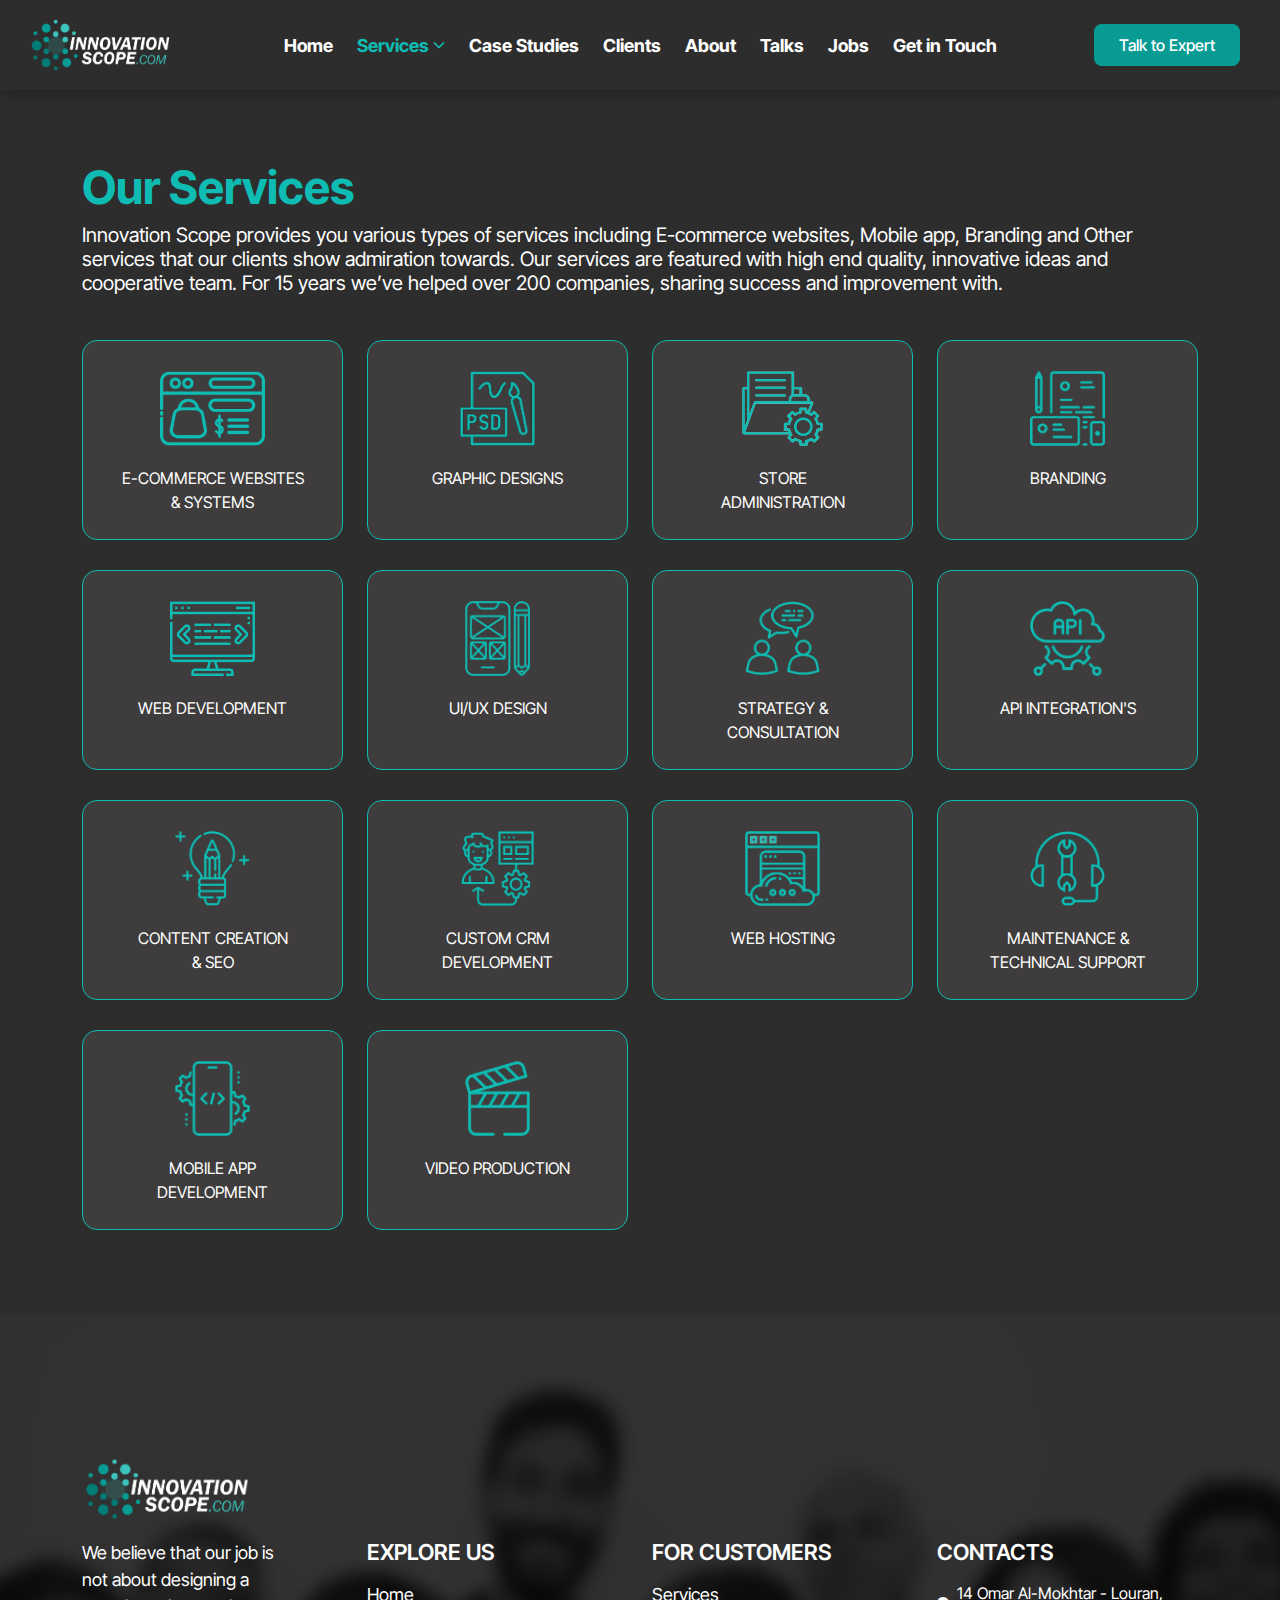
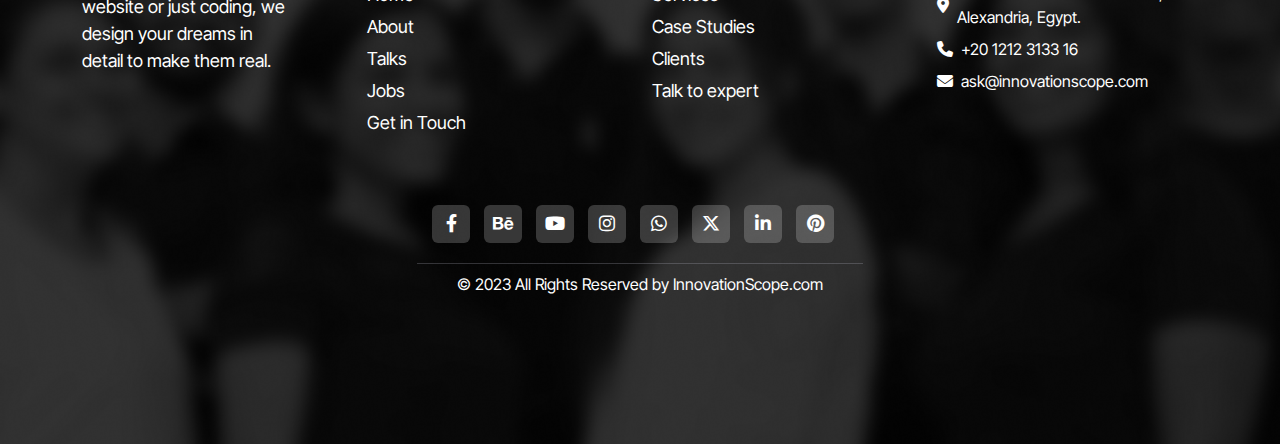
<file: services.html>
<!DOCTYPE html>
<html lang="en">

<head>
    <meta charset="UTF-8">
    <meta name="viewport" content="width=device-width, initial-scale=1.0">
    <link rel="stylesheet" href="vendor/font-awesome/css/fontawesome.min.css">
    <link rel="stylesheet" href="vendor/font-awesome/css/all.min.css">
    <link rel="stylesheet" href="vendor/bootstrap-5.3.0-dist/css/bootstrap.css">
    <link rel="stylesheet" href="css/main.css">
    <link rel="stylesheet" href="css/services.css">
    <title>Services | Innovation Scope</title>
</head>

<body>
    <!-- navbar -->
    <header>
        <nav class="d-flex align-items-center justify-content-between">
            <a href="index.html" class="logo">
                <img src="images/logo.png" alt="logo">
            </a>
            <input type="checkbox" id="click">
            <label for="click" class="menu-btn">
                <img src="images/nav-menu.png" alt="icon">
            </label>
            <ul class="nav-links m-0 align-items-center justify-content-lg-center w-100">
                <li class="ms-lg-auto"><a class="nav-link" href="index.html">Home</a></li>
                <li>
                    <div class="d-flex">
                        <a class="nav-link dropdown active" href="services.html">Services<i
                                class="fa-solid fa-chevron-down ms-1 d-none d-lg-block"></i></a>
                    </div>
                    <div class="mega-box d-none d-lg-block">
                        <div class="content d-flex flex-wrap justify-content-center">
                            <div class="main">
                                <div class="mega-links d-flex align-items-center">
                                    <img src="images/mega-menu-icons/e-commerce.png" alt="icon">
                                    <a href="services-details.html">E-COMMERCE WEBSITES & SYSTEMS</a>
                                </div>
                                <div class="mega-links d-flex align-items-center">
                                    <img src="images/mega-menu-icons/ui-ux.png" alt="icon">
                                    <a href="services-details.html">UI/UX DESIGN</a>
                                </div>
                                <div class="mega-links d-flex align-items-center">
                                    <img src="images/mega-menu-icons/web-hosting.png" alt="icon">
                                    <a href="services-details.html">WEB HOSTING</a>
                                </div>
                            </div>
                            <div class="main">
                                <div class="mega-links d-flex align-items-center">
                                    <img src="images/mega-menu-icons/graphic-designs.png" alt="icon">
                                    <a href="services-details.html">GRAPHIC DESIGNS</a>
                                </div>
                                <div class="mega-links d-flex align-items-center">
                                    <img src="images/mega-menu-icons/strategy-consultation.png" alt="icon">
                                    <a href="services-details.html">STRATEGY & CONSULTATION</a>
                                </div>
                                <div class="mega-links d-flex align-items-center">
                                    <img src="images/mega-menu-icons/maintenance.png" alt="icon">
                                    <a href="services-details.html">MAINTENANCE & TECHNICAL SUPPORT</a>
                                </div>
                            </div>
                            <div class="main">
                                <div class="mega-links d-flex align-items-center">
                                    <img src="images/mega-menu-icons/store-adminstration.png" alt="icon">
                                    <a href="services-details.html">STORE ADMINISTRATION</a>
                                </div>
                                <div class="mega-links d-flex align-items-center">
                                    <img src="images/mega-menu-icons/api.png" alt="icon">
                                    <a href="services-details.html">API INTEGRATION'S</a>
                                </div>
                                <div class="mega-links d-flex align-items-center">
                                    <img src="images/mega-menu-icons/mobile-app.png" alt="icon">
                                    <a href="services-details.html">MOBILE APP DEVELOPMENT</a>
                                </div>
                            </div>
                            <div class="main">
                                <div class="mega-links d-flex align-items-center">
                                    <img src="images/mega-menu-icons/branding.png" alt="icon">
                                    <a href="services-details.html">BRANDING</a>
                                </div>
                                <div class="mega-links d-flex align-items-center">
                                    <img src="images/mega-menu-icons/content-creation.png" alt="icon">
                                    <a href="services-details.html">CONTENT CREATION & SEO</a>
                                </div>
                                <div class="mega-links d-flex align-items-center">
                                    <img src="images/mega-menu-icons/video-production.png" alt="icon">
                                    <a href="services-details.html">VIDEO PRODUCTION</a>
                                </div>
                            </div>
                            <div class="main">
                                <div class="mega-links d-flex align-items-center">
                                    <img src="images/mega-menu-icons/web-development.png" alt="icon">
                                    <a href="services-details.html">WEB DEVELOPMENT</a>
                                </div>
                                <div class="mega-links d-flex align-items-center">
                                    <img src="images/mega-menu-icons/customer-crm.png" alt="icon">
                                    <a href="services-details.html">CUSTOM CRM DEVELOPMENT</a>
                                </div>
                            </div>

                        </div>
                    </div>
                </li>
                <li><a class="nav-link" href="case-studies.html">Case Studies</a></li>
                <li><a class="nav-link" href="clients.html">Clients</a></li>
                <li><a class="nav-link" href="about.html">About</a></li>
                <li><a class="nav-link" href="talks.html">Talks</a></li>
                <li><a class="nav-link" href="jobs.html">Jobs</a></li>
                <li class="me-lg-auto"><a class="nav-link" href="get-in-touch.html">Get in Touch</a></li>
                <li>
                    <a class="nav-btn" href="talk-to-expert.html">Talk to Expert</a>
                </li>
            </ul>
        </nav>
    </header>

    <section class="our-services section-padding container">
        <h2 class="primary-color">Our Services</h2>
        <p>Innovation Scope provides you various types of services including E-commerce websites, Mobile app, Branding and Other
        services that our
        clients show admiration towards.
        Our services are featured with high end quality, innovative ideas and cooperative team. For 15 years we’ve helped over
        200 companies,
        sharing success and improvement with.</p>
        <div class="row">
            <div class="card-container col-6 col-lg-3">
                <a href="services-details.html" class="card">
                    <div class="img-holder">
                        <img src="images/services-icons/e-commerce.png" alt="e-commerce">
                    </div>
                    <div class="desc">E-COMMERCE WEBSITES <br> & SYSTEMS</div>
                    <i class="fa-solid fa-arrow-right hover-icon"></i>
                </a>
            </div>
            <div class="card-container col-6 col-lg-3">
                <a href="services-details.html" class="card">
                    <div class="img-holder">
                        <img src="images/services-icons/graphic-design.png" alt="GRAPHIC DESIGNS">
                    </div>
                    <div class="desc">GRAPHIC DESIGNS</div>
                    <i class="fa-solid fa-arrow-right hover-icon"></i>
                </a>
            </div>
            <div class="card-container col-6 col-lg-3">
                <a href="services-details.html" class="card">
                    <div class="img-holder">
                        <img src="images/services-icons/store-adminstration.png" alt="STORE ADMINISTRATION">
                    </div>
                    <div class="desc">STORE <br> ADMINISTRATION</div>
                    <i class="fa-solid fa-arrow-right hover-icon"></i>
                </a>
            </div>
            <div class="card-container col-6 col-lg-3">
                <a href="services-details.html" class="card">
                    <div class="img-holder">
                        <img src="images/services-icons/branding.png" alt="BRANDING">
                    </div>
                    <div class="desc">BRANDING</div>
                    <i class="fa-solid fa-arrow-right hover-icon"></i>
                </a>
            </div>
            <div class="card-container col-6 col-lg-3">
                <a href="services-details.html" class="card">
                    <div class="img-holder">
                        <img src="images/services-icons/web-development.png" alt="WEB DEVELOPMENT">
                    </div>
                    <div class="desc">WEB DEVELOPMENT</div>
                    <i class="fa-solid fa-arrow-right hover-icon"></i>
                </a>
            </div>
            <div class="card-container col-6 col-lg-3">
                <a href="services-details.html" class="card">
                    <div class="img-holder">
                        <img src="images/services-icons/ui-ux.png" alt="UI/UX DESIGN">
                    </div>
                    <div class="desc">UI/UX DESIGN</div>
                    <i class="fa-solid fa-arrow-right hover-icon"></i>
                </a>
            </div>
            <div class="card-container col-6 col-lg-3">
                <a href="services-details.html" class="card">
                    <div class="img-holder">
                        <img src="images/services-icons/straregy.png" alt="STRATEGY & CONSULTATION">
                    </div>
                    <div class="desc">STRATEGY & <br> CONSULTATION</div>
                    <i class="fa-solid fa-arrow-right hover-icon"></i>
                </a>
            </div>
            <div class="card-container col-6 col-lg-3">
                <a href="services-details.html" class="card">
                    <div class="img-holder">
                        <img src="images/services-icons/api.png" alt="API INTEGRATION'S">
                    </div>
                    <div class="desc">API INTEGRATION'S</div>
                    <i class="fa-solid fa-arrow-right hover-icon"></i>
                </a>
            </div>
            <div class="card-container col-6 col-lg-3">
                <a  href="services-details.html" class="card">
                    <div class="img-holder">
                        <img src="images/services-icons/content.png" alt="CONTENT CREATION & SEO">
                    </div>
                    <div class="desc">CONTENT CREATION <br> & SEO</div>
                    <i class="fa-solid fa-arrow-right hover-icon"></i>
                </a>
            </div>
            <div class="card-container col-6 col-lg-3">
                <a href="services-details.html" class="card">
                    <div class="img-holder">
                        <img src="images/services-icons/CRM.png" alt="CUSTOM CRM DEVELOPMENT">
                    </div>
                    <div class="desc">CUSTOM CRM <br> DEVELOPMENT</div>
                    <i class="fa-solid fa-arrow-right hover-icon"></i>
                </a>
            </div>
            <div class="card-container col-6 col-lg-3">
                <a href="services-details.html" class="card">
                    <div class="img-holder">
                        <img src="images/services-icons/web-hosting.png" alt="WEB HOSTING">
                    </div>
                    <div class="desc">WEB HOSTING</div>
                    <i class="fa-solid fa-arrow-right hover-icon"></i>
                </a>
            </div>
            <div class="card-container col-6 col-lg-3">
                <a href="services-details.html" class="card">
                    <div class="img-holder">
                        <img src="images/services-icons/mentenance.png" alt="WEB HOSTING">
                    </div>
                    <div class="desc">MAINTENANCE & <br> TECHNICAL SUPPORT</div>
                    <i class="fa-solid fa-arrow-right hover-icon"></i>
                </a>
            </div>
            <div class="card-container col-6 col-lg-3">
                <a href="services-details.html" class="card">
                    <div class="img-holder">
                        <img src="images/services-icons/mobile-app.png" alt="MOBILE APP DEVELOPMENT">
                    </div>
                    <div class="desc">MOBILE APP <br> DEVELOPMENT</div>
                    <i class="fa-solid fa-arrow-right hover-icon"></i>
                </a>
            </div>
            <div class="card-container col-6 col-lg-3">
                <a href="services-details.html" class="card">
                    <div class="img-holder">
                        <img src="images/services-icons/video.png" alt="MOBILE APP DEVELOPMENT">
                    </div>
                    <div class="desc">VIDEO PRODUCTION</div>
                    <i class="fa-solid fa-arrow-right hover-icon"></i>
                </a>
            </div>
          
            
        </div>
    </section>

    <footer>
        <div class="section-padding container">
            <img class="logo mb-3" src="images/logo.png" alt="logo">
            <div class="row justify-content-center">
                <div class="col-12 col-lg-3">
                    <p>We believe that our job is not about
                    designing a website or just coding,
                    we design your dreams in detail to
                    make them real.</p>
                </div>
                <div class="col-6 col-lg-3">
                    <h3 class="mb-3">EXPLORE US</h3>
                    <ul>
                        <li><a href="index.html">Home</a></li>
                        <li><a href="about.html">About</a></li>
                        <li><a href="talks.html">Talks</a></li>
                        <li><a href="jobs.html">Jobs</a></li>
                        <li><a href="get-in-touch.html">Get in Touch</a></li>
                    </ul>
                </div>
                <div class="col-6 col-lg-3">
                    <h3 class="mb-3">FOR CUSTOMERS</h3>
                    <ul>
                        <li><a href="services.html">Services</a></li>
                        <li><a href="case-studies.html">Case Studies</a></li>
                        <li><a href="clients.html">Clients</a></li>
                        <li><a href="talk-to-expert.html">Talk to expert</a></li>
                    </ul>
                </div>
                <div class="col-12 col-lg-3">
                    <h3 class="mb-3">CONTACTS</h3>
                    <div class="d-flex align-items-center mb-2">
                        <i class="fa-solid fa-location-dot me-2"></i>
                        <div>14 Omar Al-Mokhtar - Louran, Alexandria, Egypt.</div>
                    </div>
                    <div class="d-flex align-items-center mb-2">
                        <i class="fa-solid fa-phone me-2"></i>
                        <div>+20 1212 3133 16</div>
                    </div>
                    <div class="d-flex align-items-center mb-2">
                        <i class="fa-solid fa-envelope me-2"></i>
                        <div>ask@innovationscope.com</div>
                    </div>
                </div>
            </div>
            <div class="social-links d-flex justify-content-center mt-5">
                <a href="#"><i class="fa-brands fa-facebook-f"></i></a>
                <a href="#"><i class="fa-brands fa-behance"></i></a>
                <a href="#"><i class="fa-brands fa-youtube"></i></a>
                <a href="#"><i class="fa-brands fa-instagram"></i></a>
                <a href="#"><i class="fa-brands fa-whatsapp"></i></a>
                <a href="#"><i class="fa-brands fa-x-twitter"></i></a>
                <a href="#"><i class="fa-brands fa-linkedin-in"></i></a>
                <a href="#"><i class="fa-brands fa-pinterest"></i></a>
            </div>
            <hr>
            <div class="text-center copy-right my-2">
                © 2023 All Rights Reserved by InnovationScope.com
            </div>
        </div>
    </footer>

    <script src="vendor/jquery/jquery.js"></script>
    <script src="vendor/bootstrap-5.3.0-dist/js/bootstrap.js"></script>
    <script>
        $(document).ready(function () {
            $(window).on('scroll', function () {
                var scroll = $(window).scrollTop();
                if (scroll >= 50) {
                    $("nav").addClass("fixed-top");
                } else {
                    $("nav").removeClass("fixed-top");
                }
            });
        });
    </script>
    </body>
    
    </html>
</file>
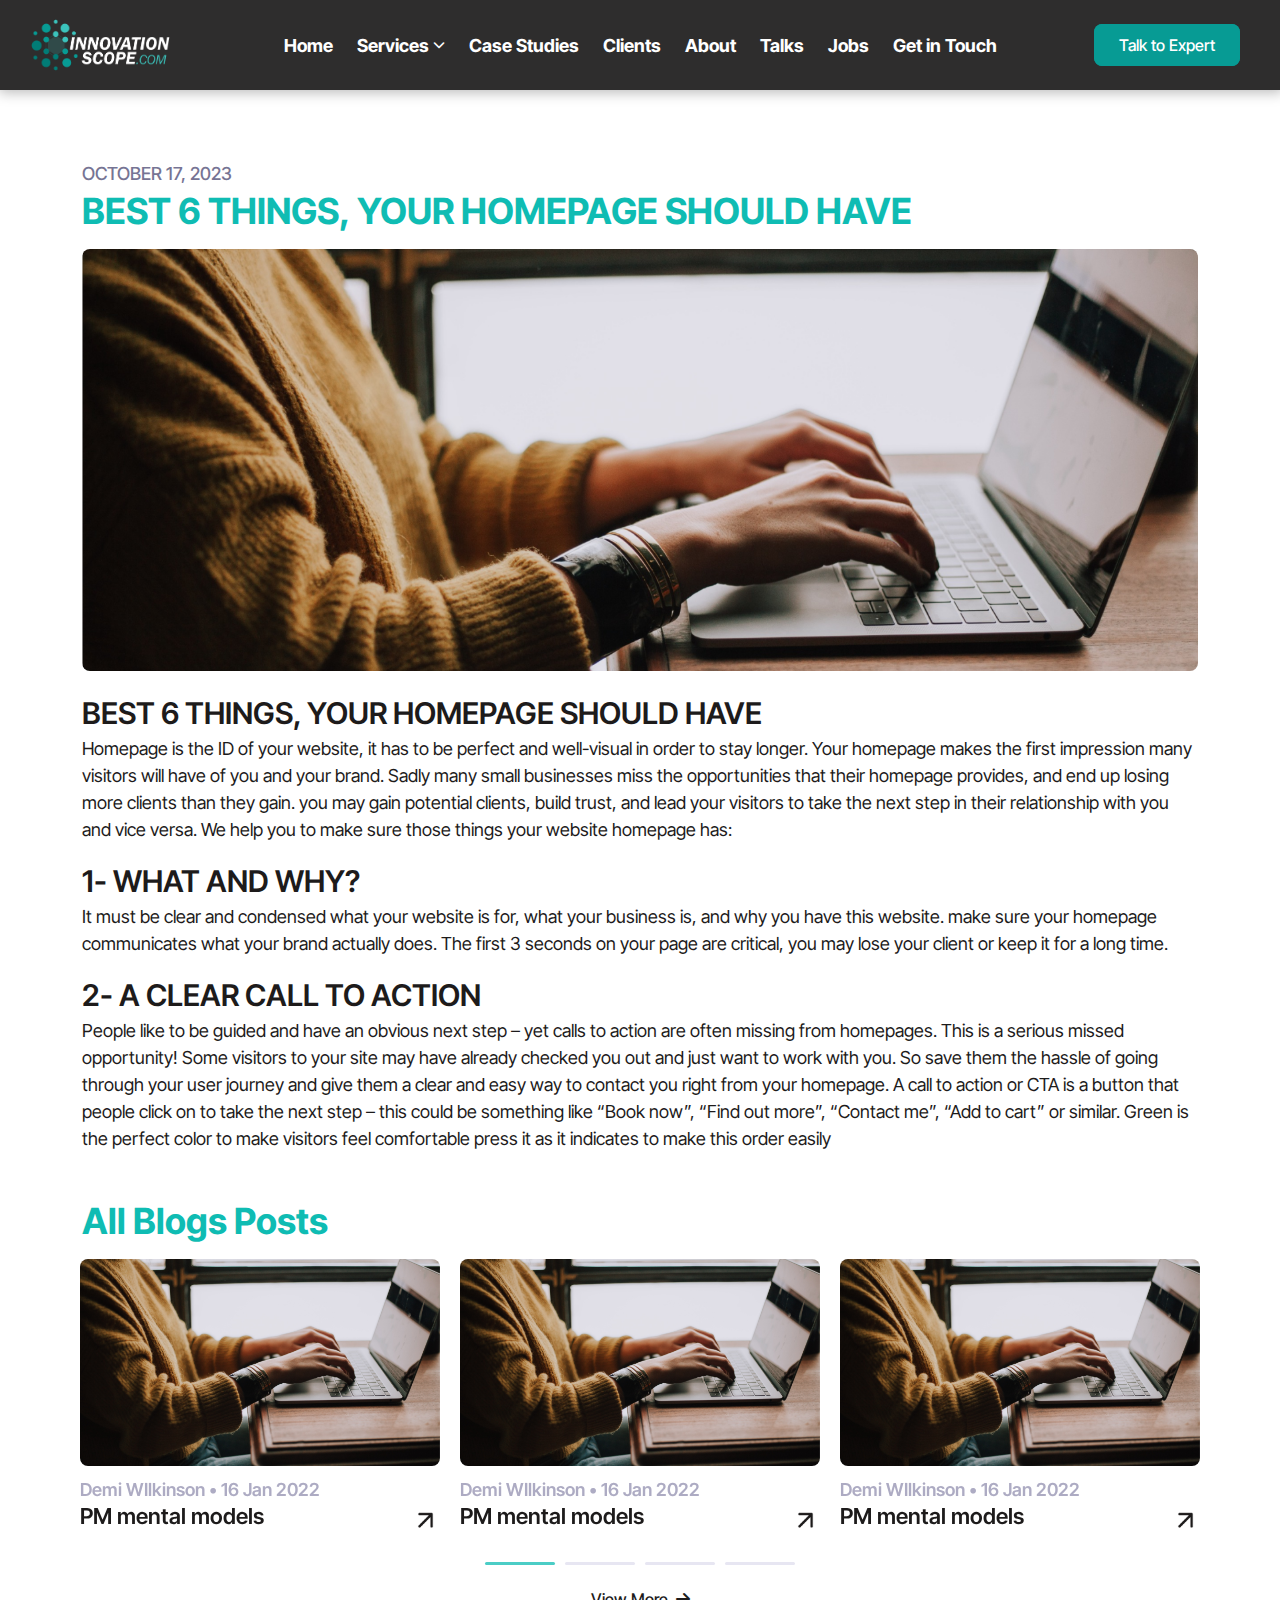
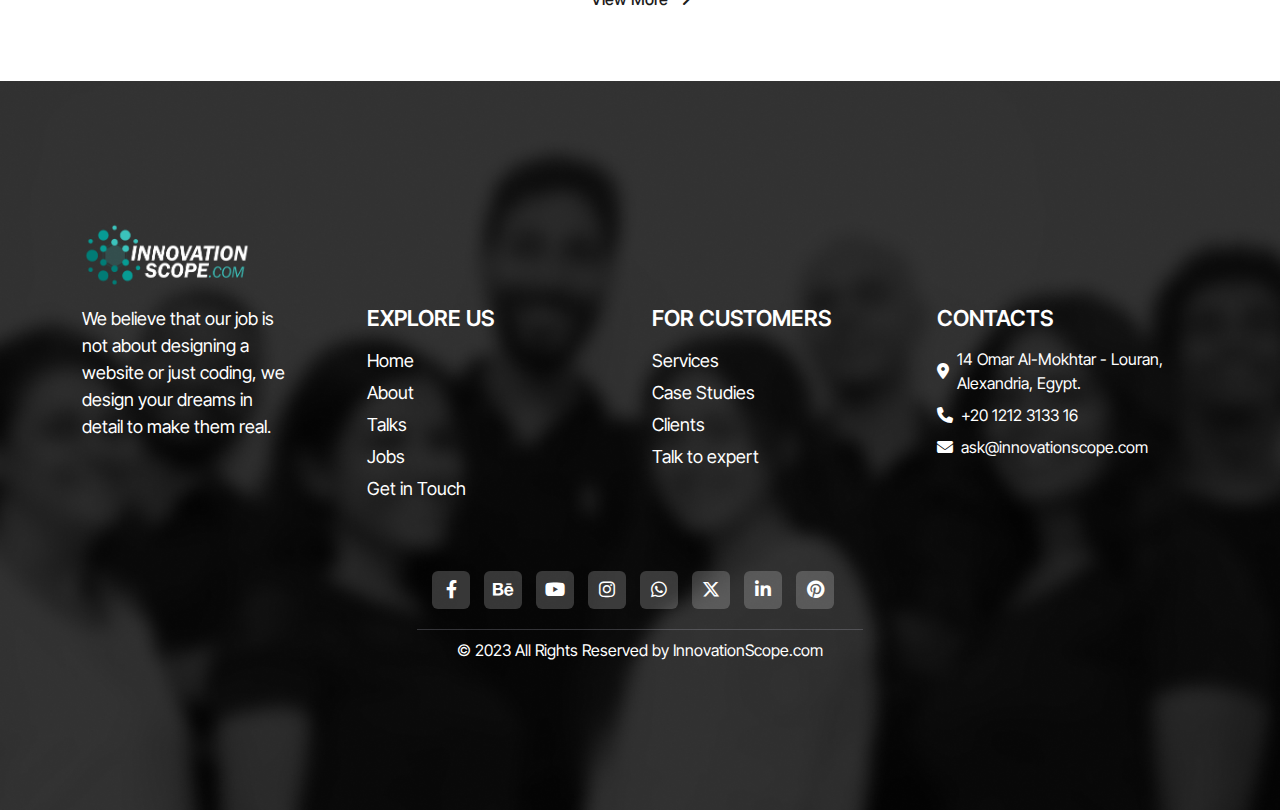
<file: talk-details.html>
<!DOCTYPE html>
<html lang="en">

<head>
    <meta charset="UTF-8">
    <meta name="viewport" content="width=device-width, initial-scale=1.0">
    <link rel="stylesheet" href="vendor/font-awesome/css/fontawesome.min.css">
    <link rel="stylesheet" href="vendor/font-awesome/css/all.min.css">
    <link rel="stylesheet" href="vendor/bootstrap-5.3.0-dist/css/bootstrap.css">
    <link rel="stylesheet" href="vendor/slick-carousel/css/slick.css">
    <link rel="stylesheet" href="vendor/slick-carousel/css/slick-theme.css">
    <link rel="stylesheet" href="css/main.css">
    <link rel="stylesheet" href="css/talk-details.css">
    <title>Talk-details | Innovation Scope</title>
</head>

<body>
    <!-- navbar -->
    <header>
        <nav class="d-flex align-items-center justify-content-between">
            <a href="index.html" class="logo">
                <img src="images/logo.png" alt="logo">
            </a>
            <input type="checkbox" id="click">
            <label for="click" class="menu-btn">
                <img src="images/nav-menu.png" alt="icon">
            </label>
            <ul class="nav-links m-0 align-items-center justify-content-lg-center w-100">
                <li class="ms-lg-auto"><a class="nav-link" href="index.html">Home</a></li>
                <li>
                    <div class="d-flex">
                        <a class="nav-link dropdown" href="services.html">Services<i
                                class="fa-solid fa-chevron-down ms-1 d-none d-lg-block"></i></a>
                    </div>
                    <div class="mega-box d-none d-lg-block">
                        <div class="content d-flex flex-wrap justify-content-center">
                            <div class="main">
                                <div class="mega-links d-flex align-items-center">
                                    <img src="images/mega-menu-icons/e-commerce.png" alt="icon">
                                    <a href="services-details.html">E-COMMERCE WEBSITES & SYSTEMS</a>
                                </div>
                                <div class="mega-links d-flex align-items-center">
                                    <img src="images/mega-menu-icons/ui-ux.png" alt="icon">
                                    <a href="services-details.html">UI/UX DESIGN</a>
                                </div>
                                <div class="mega-links d-flex align-items-center">
                                    <img src="images/mega-menu-icons/web-hosting.png" alt="icon">
                                    <a href="services-details.html">WEB HOSTING</a>
                                </div>
                            </div>
                            <div class="main">
                                <div class="mega-links d-flex align-items-center">
                                    <img src="images/mega-menu-icons/graphic-designs.png" alt="icon">
                                    <a href="services-details.html">GRAPHIC DESIGNS</a>
                                </div>
                                <div class="mega-links d-flex align-items-center">
                                    <img src="images/mega-menu-icons/strategy-consultation.png" alt="icon">
                                    <a href="services-details.html">STRATEGY & CONSULTATION</a>
                                </div>
                                <div class="mega-links d-flex align-items-center">
                                    <img src="images/mega-menu-icons/maintenance.png" alt="icon">
                                    <a href="services-details.html">MAINTENANCE & TECHNICAL SUPPORT</a>
                                </div>
                            </div>
                            <div class="main">
                                <div class="mega-links d-flex align-items-center">
                                    <img src="images/mega-menu-icons/store-adminstration.png" alt="icon">
                                    <a href="services-details.html">STORE ADMINISTRATION</a>
                                </div>
                                <div class="mega-links d-flex align-items-center">
                                    <img src="images/mega-menu-icons/api.png" alt="icon">
                                    <a href="services-details.html">API INTEGRATION'S</a>
                                </div>
                                <div class="mega-links d-flex align-items-center">
                                    <img src="images/mega-menu-icons/mobile-app.png" alt="icon">
                                    <a href="services-details.html">MOBILE APP DEVELOPMENT</a>
                                </div>
                            </div>
                            <div class="main">
                                <div class="mega-links d-flex align-items-center">
                                    <img src="images/mega-menu-icons/branding.png" alt="icon">
                                    <a href="services-details.html">BRANDING</a>
                                </div>
                                <div class="mega-links d-flex align-items-center">
                                    <img src="images/mega-menu-icons/content-creation.png" alt="icon">
                                    <a href="services-details.html">CONTENT CREATION & SEO</a>
                                </div>
                                <div class="mega-links d-flex align-items-center">
                                    <img src="images/mega-menu-icons/video-production.png" alt="icon">
                                    <a href="services-details.html">VIDEO PRODUCTION</a>
                                </div>
                            </div>
                            <div class="main">
                                <div class="mega-links d-flex align-items-center">
                                    <img src="images/mega-menu-icons/web-development.png" alt="icon">
                                    <a href="services-details.html">WEB DEVELOPMENT</a>
                                </div>
                                <div class="mega-links d-flex align-items-center">
                                    <img src="images/mega-menu-icons/customer-crm.png" alt="icon">
                                    <a href="services-details.html">CUSTOM CRM DEVELOPMENT</a>
                                </div>
                            </div>

                        </div>
                    </div>
                </li>
                <li><a class="nav-link" href="case-studies.html">Case Studies</a></li>
                <li><a class="nav-link" href="clients.html">Clients</a></li>
                <li><a class="nav-link" href="about.html">About</a></li>
                <li><a class="nav-link" href="talks.html">Talks</a></li>
                <li><a class="nav-link" href="jobs.html">Jobs</a></li>
                <li class="me-lg-auto"><a class="nav-link" href="get-in-touch.html">Get in Touch</a></li>
                <li>
                    <a class="nav-btn" href="talk-to-expert.html">Talk to Expert</a>
                </li>
            </ul>
        </nav>
    </header>

    <section class="talk-details section-padding container">
        <div class="head-title">
            <div class="date">OCTOBER 17, 2023</div>
            <h4 class="primary-color mb-3">BEST 6 THINGS, YOUR HOMEPAGE SHOULD HAVE</h4>
            <img src="images/talk-details.png" alt="img">
        </div>
        <div class="info mt-4">
            <h5>BEST 6 THINGS, YOUR HOMEPAGE SHOULD HAVE</h5>
            <p>Homepage is the ID of your website, it has to be perfect and well-visual in order to stay longer. Your homepage makes
            the first impression many visitors will have of you and your brand. Sadly many small businesses miss the opportunities
            that their homepage provides, and end up losing more clients than they gain. you may gain potential clients, build
            trust, and lead your visitors to take the next step in their relationship with you and vice versa.
            We help you to make sure those things your website homepage has:</p>
            <h5>1- WHAT AND WHY?</h5>
            <p>It must be clear and condensed what your website is for, what your business is, and why you have this website. make sure
            your homepage communicates what your brand actually does. The first 3 seconds on your page are critical, you may lose
            your client or keep it for a long time.
            </p>
            <h5>2- A CLEAR CALL TO ACTION</h5>
            <p>People like to be guided and have an obvious next step – yet calls to action are often missing from homepages. This is a
            serious missed opportunity!
            Some visitors to your site may have already checked you out and just want to work with you. So save them the hassle of
            going through your user journey and give them a clear and easy way to contact you right from your homepage.
            A call to action or CTA is a button that people click on to take the next step – this could be something like “Book
            now”, “Find out more”, “Contact me”, “Add to cart” or similar. Green is the perfect color to make visitors feel
            comfortable press it as it indicates to make this order easily</p>
        </div>
        <div class="slider-container mt-5">
            <h4 class="primary-color mb-3">All Blogs Posts</h4>
            <div class="row talks-details-slider">
                <div class="col-md-4">
                    <div class="talk-card">
                        <a href="#">
                            <img class="main-img" src="images/talks-img.png" alt="">
                            <div class="head-title">Demi WIlkinson • 16 Jan 2022</div>
                            <div class="d-flex align-items-center justify-content-between">
                                <h5>PM mental models</h5>
                                <img class="arrow-icon" src="images/black-arrow-icon.png" alt="arrow-icon">
                            </div>
                        </a>
                    </div>
                </div>
                <div class="col-lg-4">
                    <div class="talk-card">
                        <a href="#">
                            <img class="main-img" src="images/talks-img.png" alt="">
                            <div class="head-title">Demi WIlkinson • 16 Jan 2022</div>
                            <div class="d-flex align-items-center justify-content-between">
                                <h5>PM mental models</h5>
                                <img class="arrow-icon" src="images/black-arrow-icon.png" alt="arrow-icon">
                            </div>
                        </a>
                    </div>
                </div>
                <div class="col-lg-4">
                    <div class="talk-card">
                        <a href="#">
                            <img class="main-img" src="images/talks-img.png" alt="">
                            <div class="head-title">Demi WIlkinson • 16 Jan 2022</div>
                            <div class="d-flex align-items-center justify-content-between">
                                <h5>PM mental models</h5>
                                <img class="arrow-icon" src="images/black-arrow-icon.png" alt="arrow-icon">
                            </div>
                        </a>
                    </div>
                </div>
                <div class="col-lg-4">
                    <div class="talk-card">
                        <a href="#">
                            <img class="main-img" src="images/talks-img.png" alt="">
                            <div class="head-title">Demi WIlkinson • 16 Jan 2022</div>
                            <div class="d-flex align-items-center justify-content-between">
                                <h5>PM mental models</h5>
                                <img class="arrow-icon" src="images/black-arrow-icon.png" alt="arrow-icon">
                            </div>
                        </a>
                    </div>
                </div>
                
            </div>
        
            <div class="view-more text-center">
                <a href="talks.html">View More <i class="fa-solid fa-arrow-right ms-1"></i></a>
            </div>
        </div>
       
    </section>

    <footer>
        <div class="section-padding container">
            <img class="logo mb-3" src="images/logo.png" alt="logo">
            <div class="row justify-content-center">
                <div class="col-12 col-lg-3">
                    <p>We believe that our job is not about
                    designing a website or just coding,
                    we design your dreams in detail to
                    make them real.</p>
                </div>
                <div class="col-6 col-lg-3">
                    <h3 class="mb-3">EXPLORE US</h3>
                    <ul>
                        <li><a href="index.html">Home</a></li>
                        <li><a href="about.html">About</a></li>
                        <li><a href="talks.html">Talks</a></li>
                        <li><a href="jobs.html">Jobs</a></li>
                        <li><a href="get-in-touch.html">Get in Touch</a></li>
                    </ul>
                </div>
                <div class="col-6 col-lg-3">
                    <h3 class="mb-3">FOR CUSTOMERS</h3>
                    <ul>
                        <li><a href="services.html">Services</a></li>
                        <li><a href="case-studies.html">Case Studies</a></li>
                        <li><a href="clients.html">Clients</a></li>
                        <li><a href="talk-to-expert.html">Talk to expert</a></li>
                    </ul>
                </div>
                <div class="col-12 col-lg-3">
                    <h3 class="mb-3">CONTACTS</h3>
                    <div class="d-flex align-items-center mb-2">
                        <i class="fa-solid fa-location-dot me-2"></i>
                        <div>14 Omar Al-Mokhtar - Louran, Alexandria, Egypt.</div>
                    </div>
                    <div class="d-flex align-items-center mb-2">
                        <i class="fa-solid fa-phone me-2"></i>
                        <div>+20 1212 3133 16</div>
                    </div>
                    <div class="d-flex align-items-center mb-2">
                        <i class="fa-solid fa-envelope me-2"></i>
                        <div>ask@innovationscope.com</div>
                    </div>
                </div>
            </div>
            <div class="social-links d-flex justify-content-center mt-5">
                <a href="#"><i class="fa-brands fa-facebook-f"></i></a>
                <a href="#"><i class="fa-brands fa-behance"></i></a>
                <a href="#"><i class="fa-brands fa-youtube"></i></a>
                <a href="#"><i class="fa-brands fa-instagram"></i></a>
                <a href="#"><i class="fa-brands fa-whatsapp"></i></a>
                <a href="#"><i class="fa-brands fa-x-twitter"></i></a>
                <a href="#"><i class="fa-brands fa-linkedin-in"></i></a>
                <a href="#"><i class="fa-brands fa-pinterest"></i></a>
            </div>
            <hr>
            <div class="text-center copy-right my-2">
                © 2023 All Rights Reserved by InnovationScope.com
            </div>
        </div>
    </footer>
    
    
    <script src="vendor/jquery/jquery.js"></script>
    <script src="vendor/bootstrap-5.3.0-dist/js/bootstrap.js"></script>
    <script src="vendor/slick-carousel/js/slick.min.js"></script>
    <script src="vendor/counter/countMe.min.js"></script>
    <script src="js/slider.js"></script>
    <script>
        $(document).ready(function () {
            $(window).on('scroll', function () {
                var scroll = $(window).scrollTop();
                if (scroll >= 50) {
                    $("nav").addClass("fixed-top");
                } else {
                    $("nav").removeClass("fixed-top");
                }
            });
        });
    </script>
    </body>
    
    </html>
</file>
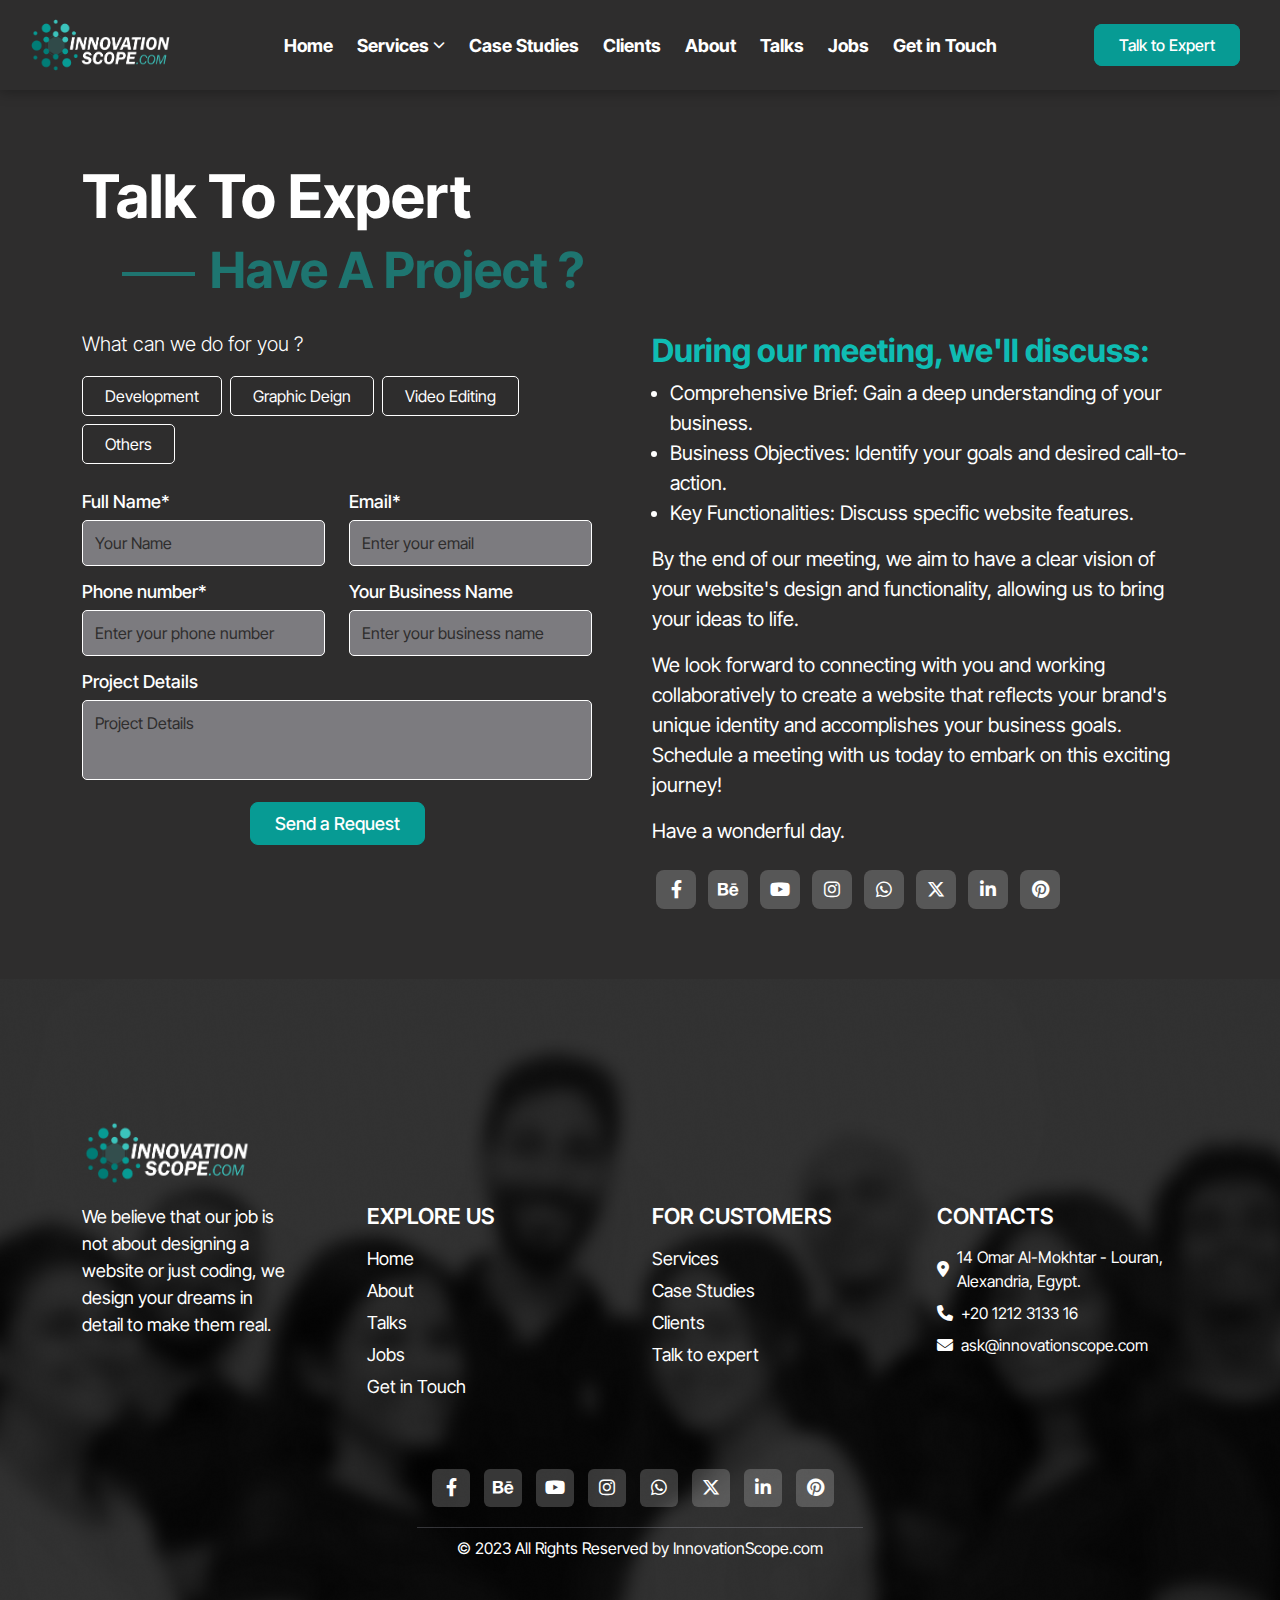
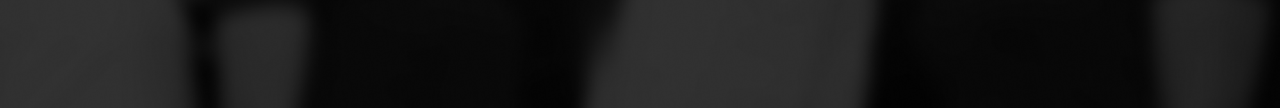
<file: talk-to-expert.html>
<!DOCTYPE html>
<html lang="en">

<head>
    <meta charset="UTF-8">
    <meta name="viewport" content="width=device-width, initial-scale=1.0">
    <link rel="stylesheet" href="vendor/font-awesome/css/fontawesome.min.css">
    <link rel="stylesheet" href="vendor/font-awesome/css/all.min.css">
    <link rel="stylesheet" href="vendor/bootstrap-5.3.0-dist/css/bootstrap.css">
    <link rel="stylesheet" href="css/main.css">
    <link rel="stylesheet" href="css/talk-to-expert.css">
    <title>Talk To Expert | Innovation Scope</title>
</head>

<body>
    <!-- navbar -->
    <header>
        <nav class="d-flex align-items-center justify-content-between">
            <a href="index.html" class="logo">
                <img src="images/logo.png" alt="logo">
            </a>
            <input type="checkbox" id="click">
            <label for="click" class="menu-btn">
                <img src="images/nav-menu.png" alt="icon">
            </label>
            <ul class="nav-links m-0 align-items-center justify-content-lg-center w-100">
                <li class="ms-lg-auto"><a class="nav-link" href="index.html">Home</a></li>
                <li>
                    <div class="d-flex">
                        <a class="nav-link dropdown" href="services.html">Services<i
                                class="fa-solid fa-chevron-down ms-1 d-none d-lg-block"></i></a>
                    </div>
                    <div class="mega-box d-none d-lg-block">
                        <div class="content d-flex flex-wrap justify-content-center">
                            <div class="main">
                                <div class="mega-links d-flex align-items-center">
                                    <img src="images/mega-menu-icons/e-commerce.png" alt="icon">
                                    <a href="services-details.html">E-COMMERCE WEBSITES & SYSTEMS</a>
                                </div>
                                <div class="mega-links d-flex align-items-center">
                                    <img src="images/mega-menu-icons/ui-ux.png" alt="icon">
                                    <a href="services-details.html">UI/UX DESIGN</a>
                                </div>
                                <div class="mega-links d-flex align-items-center">
                                    <img src="images/mega-menu-icons/web-hosting.png" alt="icon">
                                    <a href="services-details.html">WEB HOSTING</a>
                                </div>
                            </div>
                            <div class="main">
                                <div class="mega-links d-flex align-items-center">
                                    <img src="images/mega-menu-icons/graphic-designs.png" alt="icon">
                                    <a href="services-details.html">GRAPHIC DESIGNS</a>
                                </div>
                                <div class="mega-links d-flex align-items-center">
                                    <img src="images/mega-menu-icons/strategy-consultation.png" alt="icon">
                                    <a href="services-details.html">STRATEGY & CONSULTATION</a>
                                </div>
                                <div class="mega-links d-flex align-items-center">
                                    <img src="images/mega-menu-icons/maintenance.png" alt="icon">
                                    <a href="services-details.html">MAINTENANCE & TECHNICAL SUPPORT</a>
                                </div>
                            </div>
                            <div class="main">
                                <div class="mega-links d-flex align-items-center">
                                    <img src="images/mega-menu-icons/store-adminstration.png" alt="icon">
                                    <a href="services-details.html">STORE ADMINISTRATION</a>
                                </div>
                                <div class="mega-links d-flex align-items-center">
                                    <img src="images/mega-menu-icons/api.png" alt="icon">
                                    <a href="services-details.html">API INTEGRATION'S</a>
                                </div>
                                <div class="mega-links d-flex align-items-center">
                                    <img src="images/mega-menu-icons/mobile-app.png" alt="icon">
                                    <a href="services-details.html">MOBILE APP DEVELOPMENT</a>
                                </div>
                            </div>
                            <div class="main">
                                <div class="mega-links d-flex align-items-center">
                                    <img src="images/mega-menu-icons/branding.png" alt="icon">
                                    <a href="services-details.html">BRANDING</a>
                                </div>
                                <div class="mega-links d-flex align-items-center">
                                    <img src="images/mega-menu-icons/content-creation.png" alt="icon">
                                    <a href="services-details.html">CONTENT CREATION & SEO</a>
                                </div>
                                <div class="mega-links d-flex align-items-center">
                                    <img src="images/mega-menu-icons/video-production.png" alt="icon">
                                    <a href="services-details.html">VIDEO PRODUCTION</a>
                                </div>
                            </div>
                            <div class="main">
                                <div class="mega-links d-flex align-items-center">
                                    <img src="images/mega-menu-icons/web-development.png" alt="icon">
                                    <a href="services-details.html">WEB DEVELOPMENT</a>
                                </div>
                                <div class="mega-links d-flex align-items-center">
                                    <img src="images/mega-menu-icons/customer-crm.png" alt="icon">
                                    <a href="services-details.html">CUSTOM CRM DEVELOPMENT</a>
                                </div>
                            </div>

                        </div>
                    </div>
                </li>
                <li><a class="nav-link" href="case-studies.html">Case Studies</a></li>
                <li><a class="nav-link" href="clients.html">Clients</a></li>
                <li><a class="nav-link" href="about.html">About</a></li>
                <li><a class="nav-link" href="talks.html">Talks</a></li>
                <li><a class="nav-link" href="jobs.html">Jobs</a></li>
                <li class="me-lg-auto"><a class="nav-link" href="get-in-touch.html">Get in Touch</a></li>
                <li>
                    <a class="nav-btn" href="talk-to-expert.html">Talk to Expert</a>
                </li>
            </ul>
        </nav>
    </header>

    <section class="talk-to-expert section-padding container">
                <h2>Talk To Expert</h2>
                <div class="d-flex align-items-center ">
                    <div class="line"></div>
                    <h3>Have A Project ?</h3>
                </div>
            </div>
            <div class="row mt-4">
                <div class="col-lg-6 pe-lg-5">
                    <h4>What can we do for you ?</h4>
                    <div class="links d-flex gap-2 mb-4">
                        <a href="#">Development</a>
                        <a href="#">Graphic Deign</a>
                        <a href="#">Video Editing</a>
                        <a href="#">Others</a>
                    </div>
                    <form action="" id="talk-to-expert" method="post">
                        <div class="row justify-content-between">
                            <div class="col-lg-6">
                                <label for="full-name">Full Name*</label>
                                <input type="text" name="full_name" id="full-name" placeholder="Your Name" required>
                            </div>
                            <div class="col-lg-6">
                                <label for="email">Email*</label>
                                <input type="email"  name="email" id="email" placeholder="Enter your email" required>
                            </div>
                        </div>
                        <div class="row">
                            <div class="col-lg-6">
                                <label for="phone">Phone number*</label>
                                <input type="number" name="phone" id="phone" placeholder="Enter your phone number" required>
                            </div>
                            <div class="col-lg-6">
                                <label for="business-name">Your Business Name</label>
                                <input type="text" name="b_name" id="business-name" placeholder="Enter your business name">
                            </div>
                        </div>
                        <label for="project-details">Project Details</label>
                        <textarea name="project_details" id="project-details" placeholder="Project Details"></textarea>
                        <div class="text-center mt-3 mb-3">
                            <button type="submit">Send a Request</button>
                        </div>
                    </form>
                </div>
                <div class="side-content col-lg-6">
                    <h5 class="primary-color">During our meeting, we'll discuss: </h5>
                    <ul>
                        <li>Comprehensive Brief: Gain a deep understanding of your business.
                        <li>Business Objectives: Identify your goals and desired call-to-action.</li>
                        <li>Key Functionalities: Discuss specific website features.</li>
                    </ul>
                    <p>By the end of our meeting, we aim to have a clear vision of your website's design and functionality, allowing us to
                    bring your ideas to life.</p>
                    <p>We look forward to connecting with you and working collaboratively to create a website that reflects your brand's unique
                    identity and accomplishes your business goals. Schedule a meeting with us today to embark on this exciting journey!</p>
                    <p>Have a wonderful day.</p>
                    <div class="social-links d-flex justify-content-center mt-4 d-none d-lg-block">
                        <a href="#"><i class="fa-brands fa-facebook-f"></i></a>
                        <a href="#"><i class="fa-brands fa-behance"></i></a>
                        <a href="#"><i class="fa-brands fa-youtube"></i></a>
                        <a href="#"><i class="fa-brands fa-instagram"></i></a>
                        <a href="#"><i class="fa-brands fa-whatsapp"></i></a>
                        <a href="#"><i class="fa-brands fa-x-twitter"></i></a>
                        <a href="#"><i class="fa-brands fa-linkedin-in"></i></a>
                        <a href="#"><i class="fa-brands fa-pinterest"></i></a>
                    </div>
                </div>
            </div>
        </div>
    </section>

    <footer>
        <div class="section-padding container">
            <img class="logo mb-3" src="images/logo.png" alt="logo">
            <div class="row justify-content-center">
                <div class="col-12 col-lg-3">
                    <p>We believe that our job is not about
                    designing a website or just coding,
                    we design your dreams in detail to
                    make them real.</p>
                </div>
                <div class="col-6 col-lg-3">
                    <h3 class="mb-3">EXPLORE US</h3>
                    <ul>
                        <li><a href="index.html">Home</a></li>
                        <li><a href="about.html">About</a></li>
                        <li><a href="talks.html">Talks</a></li>
                        <li><a href="jobs.html">Jobs</a></li>
                        <li><a href="get-in-touch.html">Get in Touch</a></li>
                    </ul>
                </div>
                <div class="col-6 col-lg-3">
                    <h3 class="mb-3">FOR CUSTOMERS</h3>
                    <ul>
                        <li><a href="services.html">Services</a></li>
                        <li><a href="case-studies.html">Case Studies</a></li>
                        <li><a href="clients.html">Clients</a></li>
                        <li><a href="talk-to-expert.html">Talk to expert</a></li>
                    </ul>
                </div>
                <div class="col-12 col-lg-3">
                    <h3 class="mb-3">CONTACTS</h3>
                    <div class="d-flex align-items-center mb-2">
                        <i class="fa-solid fa-location-dot me-2"></i>
                        <div>14 Omar Al-Mokhtar - Louran, Alexandria, Egypt.</div>
                    </div>
                    <div class="d-flex align-items-center mb-2">
                        <i class="fa-solid fa-phone me-2"></i>
                        <div>+20 1212 3133 16</div>
                    </div>
                    <div class="d-flex align-items-center mb-2">
                        <i class="fa-solid fa-envelope me-2"></i>
                        <div>ask@innovationscope.com</div>
                    </div>
                </div>
            </div>
            <div class="social-links d-flex justify-content-center mt-5">
                <a href="#"><i class="fa-brands fa-facebook-f"></i></a>
                <a href="#"><i class="fa-brands fa-behance"></i></a>
                <a href="#"><i class="fa-brands fa-youtube"></i></a>
                <a href="#"><i class="fa-brands fa-instagram"></i></a>
                <a href="#"><i class="fa-brands fa-whatsapp"></i></a>
                <a href="#"><i class="fa-brands fa-x-twitter"></i></a>
                <a href="#"><i class="fa-brands fa-linkedin-in"></i></a>
                <a href="#"><i class="fa-brands fa-pinterest"></i></a>
            </div>
            <hr>
            <div class="text-center copy-right my-2">
                © 2023 All Rights Reserved by InnovationScope.com
            </div>
        </div>
    </footer>
    
    <script src="vendor/jquery/jquery.js"></script>
    <script src="vendor/bootstrap-5.3.0-dist/js/bootstrap.js"></script>
    <script src="vendor/jquery-validate/jquery.validate.min.js"></script>
    <script>
        $(document).ready(function () {
            $(window).on('scroll', function () {
                var scroll = $(window).scrollTop();
                if (scroll >= 50) {
                    $("nav").addClass("fixed-top");
                } else {
                    $("nav").removeClass("fixed-top");
                }
            });

            $("#talk-to-expert").validate({
                rules: {
                    full_name: {
                        required: true,
                        minlength: 2,
                    },
                    email: {
                        required: true,
                        email: true
                    },
                    phone: {
                        required: true,
                        number: true
                    },
                },
                messages: {
                    full_name: {
                        required: "Please enter your name",
                        minlength: "Name must be at least 2 characters long",
                    },
                    email: {
                        required: "Please enter your email address",
                        email: "Please enter a valid email address"
                    },
                    phone: {
                        required: "Please enter your phone",
                        number: "phone number must be a number"
                    },
                }
            });
        });
    </script>
    </body>
    </html>
</file>
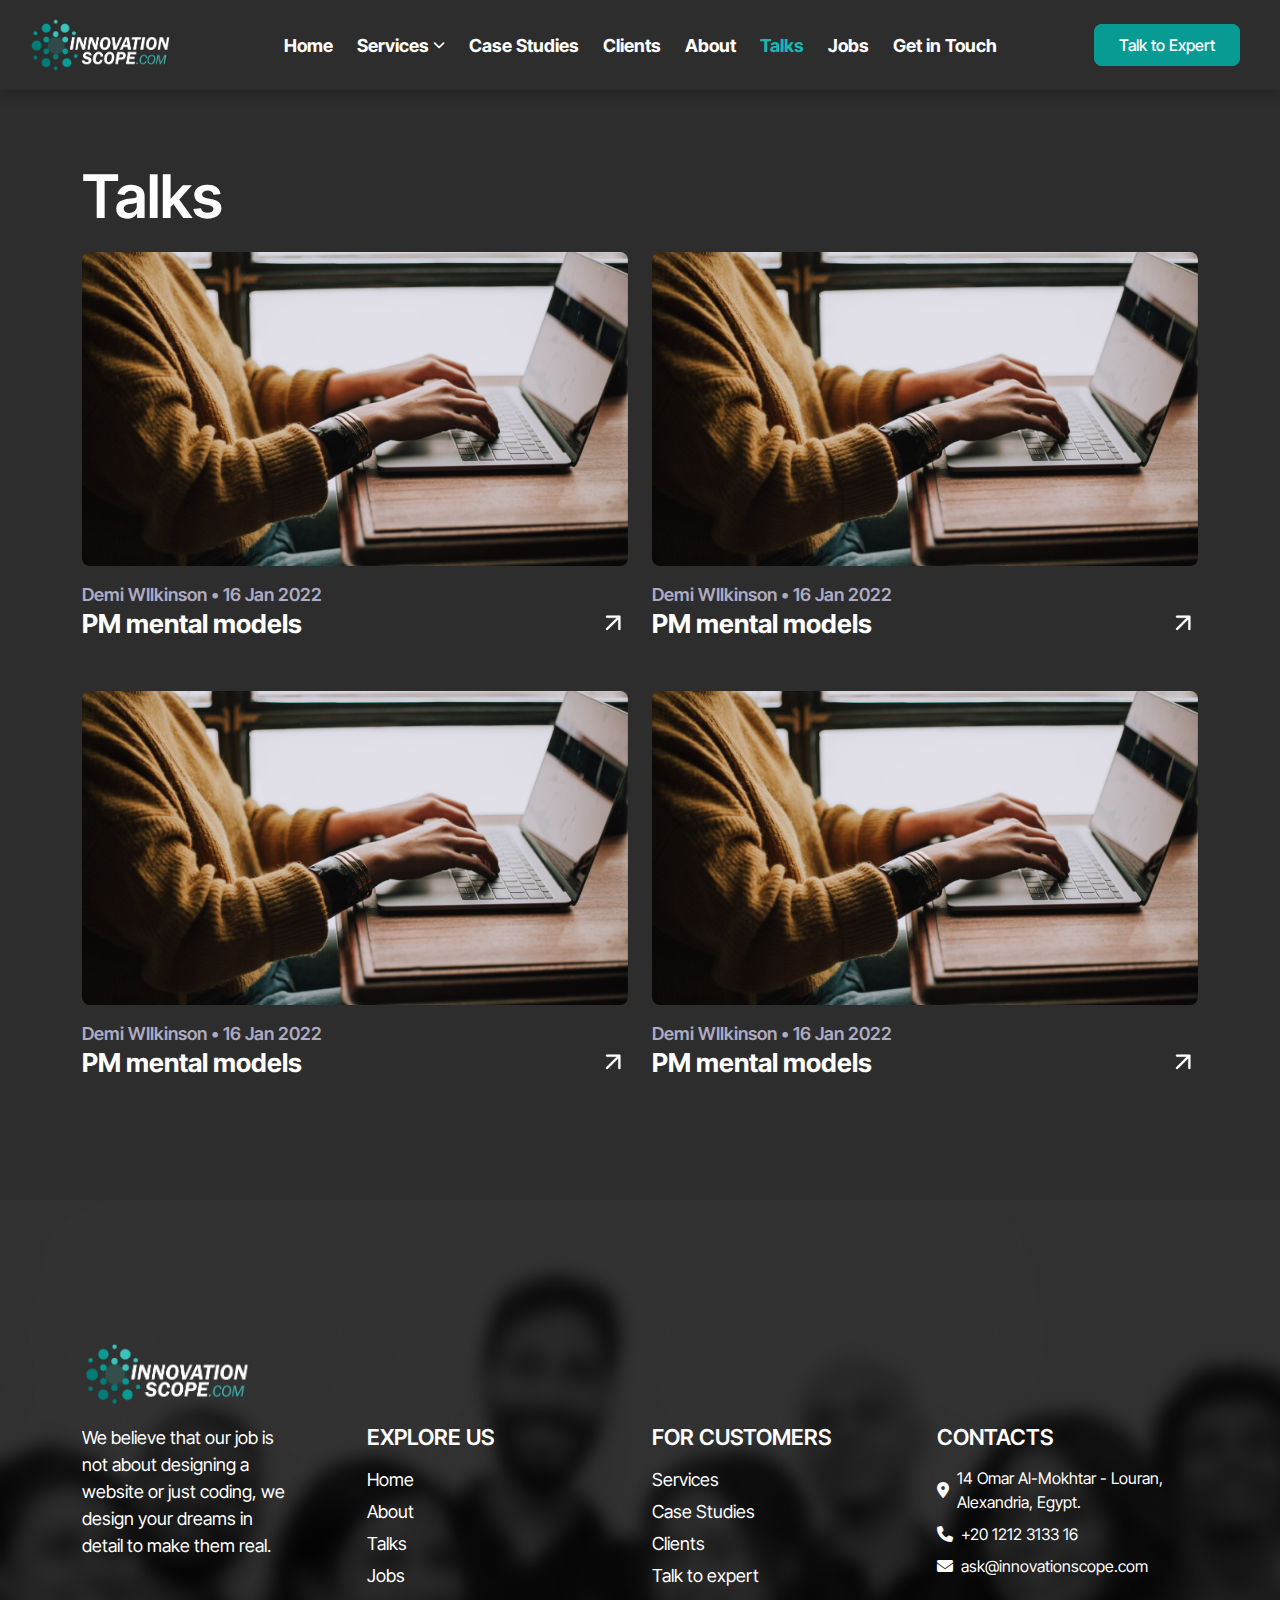
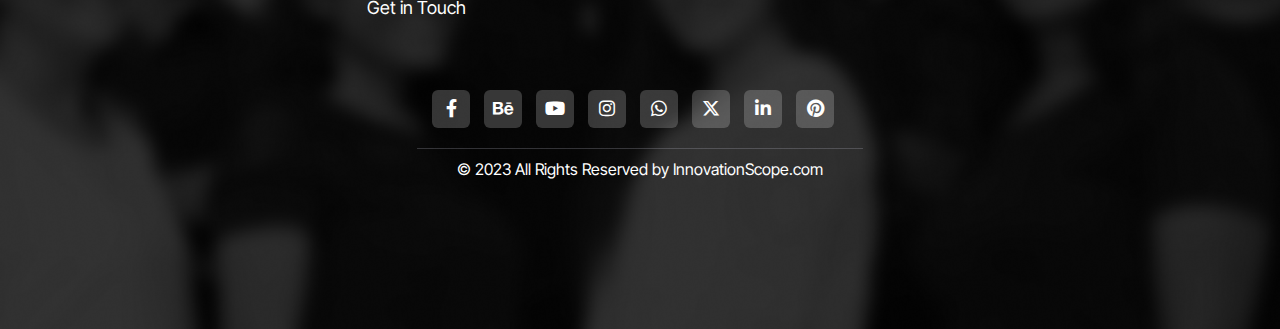
<file: talks.html>
<!DOCTYPE html>
<html lang="en">

<head>
    <meta charset="UTF-8">
    <meta name="viewport" content="width=device-width, initial-scale=1.0">
    <link rel="stylesheet" href="vendor/font-awesome/css/fontawesome.min.css">
    <link rel="stylesheet" href="vendor/font-awesome/css/all.min.css">
    <link rel="stylesheet" href="vendor/bootstrap-5.3.0-dist/css/bootstrap.css">
    <link rel="stylesheet" href="css/main.css">
    <link rel="stylesheet" href="css/talk-to-expert.css">
    <title>Talks | Innovation Scope</title>
</head>

<body>
    <!-- navbar -->
    <header>
        <nav class="d-flex align-items-center justify-content-between">
            <a href="index.html" class="logo">
                <img src="images/logo.png" alt="logo">
            </a>
            <input type="checkbox" id="click">
            <label for="click" class="menu-btn">
                <img src="images/nav-menu.png" alt="icon">
            </label>
            <ul class="nav-links m-0 align-items-center justify-content-lg-center w-100">
                <li class="ms-lg-auto"><a class="nav-link" href="index.html">Home</a></li>
                <li>
                    <div class="d-flex">
                        <a class="nav-link dropdown" href="services.html">Services<i
                                class="fa-solid fa-chevron-down ms-1 d-none d-lg-block"></i></a>
                    </div>
                    <div class="mega-box d-none d-lg-block">
                        <div class="content d-flex flex-wrap justify-content-center">
                            <div class="main">
                                <div class="mega-links d-flex align-items-center">
                                    <img src="images/mega-menu-icons/e-commerce.png" alt="icon">
                                    <a href="services-details.html">E-COMMERCE WEBSITES & SYSTEMS</a>
                                </div>
                                <div class="mega-links d-flex align-items-center">
                                    <img src="images/mega-menu-icons/ui-ux.png" alt="icon">
                                    <a href="services-details.html">UI/UX DESIGN</a>
                                </div>
                                <div class="mega-links d-flex align-items-center">
                                    <img src="images/mega-menu-icons/web-hosting.png" alt="icon">
                                    <a href="services-details.html">WEB HOSTING</a>
                                </div>
                            </div>
                            <div class="main">
                                <div class="mega-links d-flex align-items-center">
                                    <img src="images/mega-menu-icons/graphic-designs.png" alt="icon">
                                    <a href="services-details.html">GRAPHIC DESIGNS</a>
                                </div>
                                <div class="mega-links d-flex align-items-center">
                                    <img src="images/mega-menu-icons/strategy-consultation.png" alt="icon">
                                    <a href="services-details.html">STRATEGY & CONSULTATION</a>
                                </div>
                                <div class="mega-links d-flex align-items-center">
                                    <img src="images/mega-menu-icons/maintenance.png" alt="icon">
                                    <a href="services-details.html">MAINTENANCE & TECHNICAL SUPPORT</a>
                                </div>
                            </div>
                            <div class="main">
                                <div class="mega-links d-flex align-items-center">
                                    <img src="images/mega-menu-icons/store-adminstration.png" alt="icon">
                                    <a href="services-details.html">STORE ADMINISTRATION</a>
                                </div>
                                <div class="mega-links d-flex align-items-center">
                                    <img src="images/mega-menu-icons/api.png" alt="icon">
                                    <a href="services-details.html">API INTEGRATION'S</a>
                                </div>
                                <div class="mega-links d-flex align-items-center">
                                    <img src="images/mega-menu-icons/mobile-app.png" alt="icon">
                                    <a href="services-details.html">MOBILE APP DEVELOPMENT</a>
                                </div>
                            </div>
                            <div class="main">
                                <div class="mega-links d-flex align-items-center">
                                    <img src="images/mega-menu-icons/branding.png" alt="icon">
                                    <a href="services-details.html">BRANDING</a>
                                </div>
                                <div class="mega-links d-flex align-items-center">
                                    <img src="images/mega-menu-icons/content-creation.png" alt="icon">
                                    <a href="services-details.html">CONTENT CREATION & SEO</a>
                                </div>
                                <div class="mega-links d-flex align-items-center">
                                    <img src="images/mega-menu-icons/video-production.png" alt="icon">
                                    <a href="services-details.html">VIDEO PRODUCTION</a>
                                </div>
                            </div>
                            <div class="main">
                                <div class="mega-links d-flex align-items-center">
                                    <img src="images/mega-menu-icons/web-development.png" alt="icon">
                                    <a href="services-details.html">WEB DEVELOPMENT</a>
                                </div>
                                <div class="mega-links d-flex align-items-center">
                                    <img src="images/mega-menu-icons/customer-crm.png" alt="icon">
                                    <a href="services-details.html">CUSTOM CRM DEVELOPMENT</a>
                                </div>
                            </div>

                        </div>
                    </div>
                </li>
                <li><a class="nav-link" href="case-studies.html">Case Studies</a></li>
                <li><a class="nav-link" href="clients.html">Clients</a></li>
                <li><a class="nav-link" href="about.html">About</a></li>
                <li><a class="nav-link active" href="talks.html">Talks</a></li>
                <li><a class="nav-link" href="jobs.html">Jobs</a></li>
                <li class="me-lg-auto"><a class="nav-link" href="get-in-touch.html">Get in Touch</a></li>
                <li>
                    <a class="nav-btn" href="talk-to-expert.html">Talk to Expert</a>
                </li>
            </ul>
        </nav>
    </header>

    <section class="talks section-padding container">
        <h4>Talks</h4>
        <div class="row">
            <div class="col-md-6 mb-4">
                <div class="talk-card">
                    <a href="talk-details.html">
                        <div class="img-holder">
                            <img class="main-img" src="images/talks-img.png" alt="">
                        </div>
                        <div class="head-title">Demi WIlkinson • 16 Jan 2022</div>
                        <div class="d-flex justify-content-between">
                            <h5>PM mental models</h5>
                            <img class="arrow-icon" src="images/arrow-up-right.png" alt="arrow-icon">
                        </div>
                    </a>
                </div>
            </div>
            <div class="col-md-6 mb-4">
                <div class="talk-card">
                    <a href="talk-details.html">
                        <div class="img-holder">
                            <img class="main-img" src="images/talks-img.png" alt="">
                        </div>
                        <div class="head-title">Demi WIlkinson • 16 Jan 2022</div>
                        <div class="d-flex justify-content-between">
                            <h5>PM mental models</h5>
                            <img class="arrow-icon" src="images/arrow-up-right.png" alt="arrow-icon">
                        </div>
                    </a>
                </div>
            </div>
            <div class="col-md-6 mb-4">
                <div class="talk-card">
                    <a href="talk-details.html">
                        <div class="img-holder">
                            <img class="main-img" src="images/talks-img.png" alt="">
                        </div>
                        <div class="head-title">Demi WIlkinson • 16 Jan 2022</div>
                        <div class="d-flex justify-content-between">
                            <h5>PM mental models</h5>
                            <img class="arrow-icon" src="images/arrow-up-right.png" alt="arrow-icon">
                        </div>
                    </a>
                </div>
            </div>
            <div class="col-md-6 mb-4">
                <div class="talk-card">
                    <a href="talk-details.html">
                        <div class="img-holder">
                            <img class="main-img" src="images/talks-img.png" alt="">
                        </div>
                        <div class="head-title">Demi WIlkinson • 16 Jan 2022</div>
                        <div class="d-flex justify-content-between">
                            <h5>PM mental models</h5>
                            <img class="arrow-icon" src="images/arrow-up-right.png" alt="arrow-icon">
                        </div>
                    </a>
                </div>
            </div>
            
            
            
            <div class="d-md-none text-center">
                <a class="view-more" href="#">View More <i class="fa-solid fa-arrow-right ms-2"></i></a>
            </div>
        </div>
    </section>

    <footer>
        <div class="section-padding container">
            <img class="logo mb-3" src="images/logo.png" alt="logo">
            <div class="row justify-content-center">
                <div class="col-12 col-lg-3">
                    <p>We believe that our job is not about
                    designing a website or just coding,
                    we design your dreams in detail to
                    make them real.</p>
                </div>
                <div class="col-6 col-lg-3">
                    <h3 class="mb-3">EXPLORE US</h3>
                    <ul>
                        <li><a href="index.html">Home</a></li>
                        <li><a href="about.html">About</a></li>
                        <li><a href="talks.html">Talks</a></li>
                        <li><a href="jobs.html">Jobs</a></li>
                        <li><a href="get-in-touch.html">Get in Touch</a></li>
                    </ul>
                </div>
                <div class="col-6 col-lg-3">
                    <h3 class="mb-3">FOR CUSTOMERS</h3>
                    <ul>
                        <li><a href="services.html">Services</a></li>
                        <li><a href="case-studies.html">Case Studies</a></li>
                        <li><a href="clients.html">Clients</a></li>
                        <li><a href="talk-to-expert.html">Talk to expert</a></li>
                    </ul>
                </div>
                <div class="col-12 col-lg-3">
                    <h3 class="mb-3">CONTACTS</h3>
                    <div class="d-flex align-items-center mb-2">
                        <i class="fa-solid fa-location-dot me-2"></i>
                        <div>14 Omar Al-Mokhtar - Louran, Alexandria, Egypt.</div>
                    </div>
                    <div class="d-flex align-items-center mb-2">
                        <i class="fa-solid fa-phone me-2"></i>
                        <div>+20 1212 3133 16</div>
                    </div>
                    <div class="d-flex align-items-center mb-2">
                        <i class="fa-solid fa-envelope me-2"></i>
                        <div>ask@innovationscope.com</div>
                    </div>
                </div>
            </div>
            <div class="social-links d-flex justify-content-center mt-5">
                <a href="#"><i class="fa-brands fa-facebook-f"></i></a>
                <a href="#"><i class="fa-brands fa-behance"></i></a>
                <a href="#"><i class="fa-brands fa-youtube"></i></a>
                <a href="#"><i class="fa-brands fa-instagram"></i></a>
                <a href="#"><i class="fa-brands fa-whatsapp"></i></a>
                <a href="#"><i class="fa-brands fa-x-twitter"></i></a>
                <a href="#"><i class="fa-brands fa-linkedin-in"></i></a>
                <a href="#"><i class="fa-brands fa-pinterest"></i></a>
            </div>
            <hr>
            <div class="text-center copy-right my-2">
                © 2023 All Rights Reserved by InnovationScope.com
            </div>
        </div>
    </footer>

    <script src="vendor/jquery/jquery.js"></script>
    <script src="vendor/bootstrap-5.3.0-dist/js/bootstrap.js"></script>
    <script>
        $(document).ready(function () {
            $(window).on('scroll', function () {
                var scroll = $(window).scrollTop();
                if (scroll >= 50) {
                    $("nav").addClass("fixed-top");
                } else {
                    $("nav").removeClass("fixed-top");
                }
            });
        });
    </script>
</body>

</html>
</file>
<file: css/main.css>
@import url("https://fonts.googleapis.com/css2?family=Inter+Tight:wght@300;400;500;600;700;800&display=swap");

:root {
  --black: #2e2d2d;
  --white: #ffffff;
  --green-m: #079b94;
  --green-p: #0fbcb3;
  --radius: 8px;
  --transition: 0.3s;
}

.primary-color {
  color: var(--green-p);
}

body {
  overflow-x: hidden;
  font-family: "Inter Tight", sans-serif;
  color: var(--white);
}

* {
  margin: 0;
  padding: 0;
  box-sizing: border-box;
}

.container {
  width: 1600px;
}

a {
  text-decoration: none;
  color: var(--white);
  transition: var(--transition);
}

ul {
  list-style: none;
  padding: 0;
}

/* main-components */
.transition {
  transition: 0.3s ease all;
}

.section-padding {
  padding-top: 70px;
  padding-bottom: 70px;
}

.main-btn {
  color: var(--white);
  background-color: var(--green-m);
  padding: 12px 40px;
  border-radius: var(--radius);
  transition: var(--transition);
  border: 1px solid var(--green-m);
  font-weight: 500;
  font-size: 18px;
}

.main-btn:hover {
  background-color: transparent;
  border: 1px solid var(--white);
}

@media (max-width: 992px) {
  .main-btn {
    font-size: 14px;
  }
  .section-padding {
    padding: 40px 30px;
  }
}

@media (max-width: 767px) {
  .section-padding {
    padding: 40px 20px;
  }

  .main-btn {
    padding: 8px 20px;
  }
}

/* header */
nav .logo img {
  width: 145px;
}

nav {
  width: 100%;
  background: var(--black);
  padding: 10px 28px;
  box-shadow: 1px 1px 12px 2px #00000042;
  transition: var(--transition);
}
nav ul {
  display: flex;
  flex-wrap: wrap;
  list-style: none;
}

nav ul li {
  margin: 0 12px;
}

nav ul li .nav-link {
  font-weight: 700;
  transition: var(--transition);
  color: var(--white) !important;
  font-size: 18px;
}

nav ul li .nav-link i {
  font-size: 12px;
}

nav ul li a:hover,
nav ul li a.active {
  color: var(--green-p) !important;
}

nav .nav-btn {
  background-color: var(--green-m);
  padding: 10px 24px;
  border-radius: var(--radius);
  transition: 0.3s;
  border: 1px solid var(--green-m);
  color: var(--white);
  font-size: 16px;
  font-weight: 500;
}

nav .nav-btn:hover {
  color: var(--white) !important;
  background-color: transparent;
  border: 1px solid var(--white);
}

nav label {
  width: 30px;
}

nav .menu-btn img {
  max-width: 100%;
  cursor: pointer;
  display: none;
  transition: var(--transition);
}

input[type="checkbox"] {
  display: none;
}

/* mega menu */
.mega-box {
  position: absolute;
  left: 0;
  width: 100%;
  top: 70px;
  opacity: 0;
  visibility: hidden;
}

.content {
  background-image: url(../images/dropdown-bg.png);
  background-position: center;
  background-size: cover;
  padding: 40px;
  width: 100%;
  height: 100vh;
}

.mega-box .main {
  width: 17%;
}

.main .mega-links {
  margin: 10px 20px 25px 0;
}

.main .mega-links img {
  width: 30px;
  margin-right: 10px;
}

.main .mega-links a {
  font-size: 12px;
  color: var(--white);
  transition: var(--transition);
}

.main .mega-links li {
  padding: 0 20px;
  position: relative;
}

.main .mega-links li a {
  padding: 0px;
  padding: 0 20px;
  color: #d9d9d9;
  font-size: 12px;
  display: inline;
  width: 80%;
}

.nav-links li:hover .mega-box {
  transition: all 0.7s;
  z-index: 5;
  display: block;
  opacity: 1;
  visibility: visible;
}

nav .dropdown {
  display: flex;
  align-items: center;
  height: 70px;
}
header nav .nav-links {
flex-wrap: nowrap;
}

@media (max-width: 1120px) {
  nav .logo img {
    width: 120px;
  }
  nav ul li .nav-link {
    font-size: 16px;
  }
  nav ul li {
    margin: 0 8px;
  }
  nav .nav-btn {
    padding: 10px 20px;
    font-size: 14px;
  }
}

@media (max-width: 992px) {
  nav {
    padding: 12px 20px;
    justify-content: space-between;
  }

  nav .menu-btn i {
    display: block;
  }

  #click:checked ~ .menu-btn img {
    content: url("../images/x.png");
  }

  nav ul {
    position: absolute;
    top: 70px;
    left: -100%;
    background-color: var(--white);
    height: 100vh;
    width: 100%;
    text-align: center;
    display: block;
    transition: all 0.3s ease;
    padding: 0;
    z-index: 100;
    overflow: hidden;
  }

  #click:checked ~ ul {
    left: 0;
  }

  nav ul li {
    width: 100%;
    margin: 0;
  }

  nav ul li .nav-link {
    width: 100%;
    margin-left: -100%;
    display: block;
    transition: var(--transition);
    color: var(--green-p) !important;
    padding: 12px 0;
    text-align: start;
    padding-left: 35px;
  }

  nav ul li a:hover,
  nav ul li a.active {
    background-color: var(--green-p);
    color: var(--white) !important;
  }

  nav ul li:not(:last-child) {
    border-bottom: 1px solid var(--green-p);
  }

  nav ul li:nth-child(8) {
    border: none;
  }

  #click:checked ~ ul li .nav-link {
    margin-left: 0px;
  }

  nav .menu-btn img {
    display: block;
  }

  nav .nav-btn {
    width: 200px;
    margin: 7% auto;
    background: transparent;
    color: var(--green-p);
    display: block;
  }

  nav .nav-btn:hover {
    background: var(--green-p);
    border: none;
    color: var(--white);
    font-weight: 400;
    background-color: none;
  }

  nav .dropdown {
    height: auto !important;
  }
}

/* main-slider-sec */
.main-slider {
  background-image: url("../images/case-studies-bg.png");
  background-position: center;
}

.main-slider h3 {
  font-weight: 700;
  font-size: 48px;
}

.main-slider p {
  font-weight: 500;
  font-size: 18px;
}

.main-slider a {
  text-decoration: underline;
  transition: var(--transition);
}

.main-slider a:hover {
  color: var(--green-p);
}

.main-slider .case-study-slider img {
  border-radius: 20px;
  max-width: 100%;
  padding: 0 10px;
  transition: var(--transition);
  -webkit-filter: grayscale(1);
  filter: grayscale(1);
}

.main-slider .case-study-slider img:hover {
  -webkit-filter: grayscale(0);
  filter: grayscale(0);
}

.slick-dots li button:before {
  content: "";
  width: 100%;
  background: var(--white);
  opacity: 1;
  height: 3px;
  border-radius: 25px;
  transition: var(--transition);
}

.slick-dots li.slick-active button:before {
  background-color: var(--green-p);
}

.slick-dots li {
  width: 70px;
  margin: 0 5px;
}

.main-slider .slick-dots li.slick button:before {
  background-color: var(--white);
  color: var(--white);
}

.slick-dots li button {
  height: 3px;
  width: 70px;
}

.main-slider .slick-list {
  margin-bottom: 25px;
}

@media (max-width: 992px) {
  .main-slider h3 {
    font-size: 34px;
  }

  .main-slider p {
    font-size: 16px;
  }

  .main-slider a {
    text-decoration: none;
    text-align: center;
  }
}

@media (max-width: 767px) {
  .main-slider p {
    font-size: 14px;
  }

  .main-slider .slick-dots li,
  .main-slider .slick-dots li button {
    width: 50px;
  }
}

form label.error {
  margin-top: -10px;
  font-weight: 400;
  color: #fd594d;
}

form input.error,
form textarea.error {
  border: 1px solid #fd594d !important;
}

@media (max-width: 767px) {
  form label.error {
    font-size: 14px;
  }
}

/* footer */
footer {
  background-image: url("../images/footer-bg.png");
  background-position: center;
  background-size: cover;
  padding: 70px 0;
}

footer .logo {
  max-width: 170px;
}

footer hr {
  color: #bcbacd;
  width: 40%;
  margin: 20px auto 0;
}

footer .social-links a {
    background-color: #ffffff33;
    padding: 7px;
    border-radius: 6px;
    margin-right: 14px;
    width: 38px;
    text-align: center;
}

footer a:hover {
  color: var(--green-m);
}

footer h3 {
  font-size: 22px;
  font-weight: 600;
}

footer ul li {
  padding-bottom: 5px;
}

footer .contacts i {
  color: var(--green-m);
}

footer p {
  padding-right: 20%;
  font-size: 18px;
}

footer ul li a, footer .contacts {
  font-size: 18px;
}

footer .social-links i {
  font-size: 18px;
}

footer .copy-right a {
  transition: var(--transition);
  color: var(--green-p);
}

footer .copy-right a:hover {
  color: var(--white);
}

@media (max-width: 767px) {
  footer .social-links a {
    padding: 6px;
    margin-right: 10px;
    width: 36px;
  }

  footer h3 {
    font-size: 20px;
  }

  footer p {
    font-size: 16px;
  }

  footer ul li a, footer .contacts {
    font-size: 16px;
  }

  footer .social-links i {
    font-size: 16px;
  }
  footer .copy-right {
    font-size: 14px;
  }
}
</file>
<file: css/about-us.css>
:root {
    --black: #2e2d2d;
    --basic: #1d1b1b;
    --white: #ffffff;
    --green-m: #079b94;
    --green-p: #0fbcb3;
    --green-h: #017C76;
    --grey: #8d8ba7;
    --gray-text: #9795b5;
    --gray-1000: #767494;
    --gray-800: #adabc3;
    --gray-700: #BCBACD;
    --gray-300: #f9f9ff;
    --gray-500: #e7e6f2;
    --radius: 8px;
    --transition: 0.3s;
}

.basic-color {
    color: var(--basic);
}

.black-color {
    color: #2E2D2D;
}

/* about-landing */
.about-landing h2 {
    font-weight: 700;
    font-size: 76px;
}

.about-landing h3 {
    color: var(--green-p);
    opacity: 0.5;
    font-weight: 700;
    font-size: 62px;
    margin-bottom: 15px;
}

.about-landing .line {
    width: 73px;
    height: 4px;
    background-color: var(--green-p);
    opacity: 0.5;
    margin: 0 15px 0 40px;
}

.about-landing ul li .arrow-icon {
    height: 25px;
    margin-right: 10px;
    margin-top: 3px;
}

.about-landing ul li {
    font-size: 20px;
    font-weight: 500;
    margin-bottom: 12px;
}

.about-landing .landing-img {
    width: 100%;
}

@media (max-width: 992px) {
    .about-landing h2 {
        font-size: 50px;
    }

    .about-landing h3 {
        font-size: 40px;
        margin-bottom: 0;
    }

    .about-landing .line {
        width: 49px;
        height: 3px;
        margin: 0 8px 0 35px;
    }

    .about-landing ul {
        margin-top: 15px;
    }

    .about-landing ul li {
        font-size: 18px;
    }

    .about-landing ul li .arrow-icon {
        height: 23px;
    }

    .about-landing ul li .landing-mobile-img {
        max-width: 100%;
    }
}

/* time-line */
.time-line {
    background-color: var(--black);
    color: var(--white);
    min-height: 90vh;
}

.time-line .item {
    position: relative;
}

.time-line .item img {
    position: relative;
    height: 140px;
}

.time-line .item .line {
    height: 45px;
    width: 2px;
    background-color: var(--gray-700);
}

.time-line .item h3 {
    font-weight: 800;
    font-size: 28px;
}

.time-line .item .info {
    font-size: 18px;
    padding: 0 10px;
}

.ps-timeline-sec .container ol {
    position: relative;
}

.ps-timeline-sec .container ol:before {
    background: var(--gray-700);
    content: "";
    width: 10px;
    height: 10px;
    border-radius: 100%;
    position: absolute;
    left: 0;
    top: -6px;
}

.ps-timeline-sec .container ol:after {
    background: var(--gray-700);
    content: "";
    width: 10px;
    height: 10px;
    border-radius: 100%;
    position: absolute;
    right: 0;
    top: -6px;
}

.timeline {
    background-color: var(--black);
    color: var(--white);
}

.ps-timeline-sec .container ol.ps-timeline {
    margin: 290px 0;
    padding: 0;
    border-top: 2px solid var(--gray-700);
    list-style: none;
}

.ps-timeline-sec .container ol.ps-timeline li {
    float: left;
    width: 16%;
    padding-top: 30px;
    position: relative;
}

.ps-timeline-sec .container ol.ps-timeline li span {
    width: 126px;
    margin-left: -40px;

    text-align: center;
    line-height: 50px -10;
    color: #df8625;
    font-size: 2em;

    position: absolute;
    top: -68px;
    left: 50%;
}

.ps-timeline-sec .container ol.ps-timeline li span img {
    width: 100%;
}

.ps-timeline-sec .container h3 {
    font-weight: 800;
    font-size: 34px;
}

.ps-timeline-sec .container .info {
    font-size: 18px;
}


.ps-timeline-sec .container ol.ps-timeline li span.ps-sp-top:before {
    content: "";
    color: var(--gray-700);
    width: 2px;
    height: 50px;
    background: var(--gray-700);
    position: absolute;
    top: -50px;
    left: 50%;
}

.ps-timeline-sec .container ol.ps-timeline li span.ps-sp-bot:before {
    content: "";
    color: var(--gray-700);
    width: 2px;
    height: 50px;
    background: var(--gray-700);
    position: absolute;
    bottom: -50px;
    left: 50%;
}

.ps-timeline-sec .container ol.ps-timeline li .img-handler-top {
    position: absolute;
    bottom: 40px;
    margin-bottom: 123px;
    width: 100%;
    text-align: center;
    left: 23px;
}

.ps-timeline-sec .container ol.ps-timeline li .img-handler-top img {
    display: table;
    margin: 0 auto;
}

.ps-timeline-sec .container ol.ps-timeline li .img-handler-bot {
    position: absolute;
    margin-top: 95px;
    width: 100%;
    text-align: center;
    left: 28px;
}

.ps-timeline-sec .container ol.ps-timeline li .img-handler-bot img {
    display: table;
    margin: 0 auto;
}

.ps-timeline-sec .container ol.ps-timeline li p {
    text-align: center;
    width: 80%;
    margin: 0 auto;
}

.ps-timeline-sec .container ol.ps-timeline li .ps-top {
    position: absolute;
    bottom: 0;
    margin-bottom: 100px;
}

.ps-timeline-sec .container ol.ps-timeline li .ps-bot {
    position: absolute;
    margin-top: 35px;
}

/* timeline-mobile */
@media screen and (max-width: 992px) {
    .sm-timeline {
        background-color: var(--black);
        color: var(--white);
    }

    .sm-timeline img {
        height: 100px;
    }

    .sm-timeline .line {
        background-color: var(--gray-700);
        width: 45px;
        height: 3px;
        margin: 0 15px;
        border-radius: 5px;
    }

    .sm-timeline .info {
        width: 50%;
    }

     .sm-timeline .info div {
        font-size: 18px;
     }

    .sm-timeline .info h3 {
        font-weight: 700;
        font-size: 26px;
        margin-bottom: 2px;
    }
}

/* what-makes-us-diff */
.different h3 {
    font-weight: 700;
    font-size: 70px;
}

.different .sec-cont ul li,
.different p {
    font-weight: 500;
    font-size: 20px;
    margin-bottom: 10px;
}

.different .sec-cont ul li img {
    height: 28px;
    margin: 2px 10px 0 0;
}

.different .sec-cont h4 {
    color: var(--green-h);
    margin-bottom: 3px;
    font-size: 24px;
    font-weight: 600;
}

@media (max-width: 992px) {
    .different h3 {
        font-size: 48px;
        margin-bottom: 0;
    }

    .different h3 span {
        display: block;
    }

    .different .sec-cont ul {
        margin: 15px 0;
    }

    .different .sec-cont ul li,
    .different p {
        font-size: 18px;
    }

    .different .sec-cont h4 {
        font-size: 22px;
    }

    .different .sec-cont ul li img {
        height: 18px;
        margin: 3px 7px 0 0;
    }
}

/* how-we-work */
.how-we-work .card-container .card {
    padding: 20px 15px;
    text-align: center;
    border-radius: 15px;
    margin-top: 20px;
    height: 240px;
}

.how-we-work .card-container .card .img-holder {
    margin-bottom: 7px;
    height: 60px;
}

.how-we-work .card-container .card .img-holder img {
    height: 100%;
}

.how-we-work .card-container .card h4 {
    color: var(--green-p);
    font-size: 30px;
    margin-bottom: 3px;
    font-weight: 600;
}

.how-we-work .card-container .card p {
    color: var(--gray-text);
    margin: 5px 0 0;
    font-size: 18px;
    font-weight: 400;
     display: -webkit-box;
        -webkit-box-orient: vertical;
        -webkit-line-clamp: 3;
        overflow: hidden;
}

@media (max-width: 767px) {
    .how-we-work .card-container .card {
        height: 200px;
        padding: 20px;
    }

    .how-we-work .card-container {
        padding: 0;
    }

    .how-we-work .card-container .card h4 {
        font-size: 24px;
    }

    .how-we-work .card-container .card p {
        font-size: 16px;
          -webkit-line-clamp: 2;
    }
}

/* accordion-section */
.accordion-sec {
    color: var(--basic);
}

.accordion-sec .head .top-title {
    font-weight: 700;
    font-size: 40px;
    margin-bottom: -10px;

}

@media (max-width: 992px) {
    .accordion-sec .head .top-title {
        font-size: 28px;
    }

    .team .team-member {
        margin-bottom: 20px;
    }

    .team .team-member img {
        width: 100%;
    }

    .team .team-member .position {
        color: var(--white);
        bottom: 15px;
        left: 20px;
    }

    .team .team-member .position h4 {
        font-size: 16px;
        font-weight: 500;
        margin-bottom: 0;
    }

    .team .team-member .position div {
        font-size: 14px;
    }
}
</file>
<file: css/accordion.css>
.accordion-sec .prev, .accordion-sec .next {
  font-size: 27px;
  cursor: pointer;
  position: absolute;
}

.accordion-sec .prev {
 left: 3%;
  bottom: 50%;
}

.accordion-sec .next {
    right: 3%;
    bottom: 50%;

}

main {
  width: 80%;
  margin: 0 auto;
  display: flex;
  flex-direction: row;
  justify-content: space-between;
}

.accordion-sec main .image {
  position: relative;
      overflow: hidden;
}

.accordion-sec main .image img {
  width: 100%;
  height: 100%;
  display: none;
  transition: 0.3s;
   object-fit: cover;
}

.accordion-sec main .title {
   writing-mode: vertical-rl;
  transform: rotate(180deg);
  text-align: center;
     margin: 0 20px;
     transition: 0.3s;
}

.accordion-sec main .image.a .title {
    transform: rotate(270deg);
    margin: 120px auto 5px auto;
    position: absolute;
    top: 8%;
    left: 47%;
    color: #ffffff;
}

.accordion-sec main .image.a img {
  display: block;
}

.accordion-sec main .title h3 {
  font-size: 20px;
}

.accordion-sec main .title div {
  font-size: 14px;
}

main div {
  width: 10%;
  height: 420px;
  border-radius: 30px;
  cursor: pointer;
}

.slide {
  list-style: none;
  display: flex;
  flex-direction: row;
  justify-content: center;
  margin-top: 30px;
}

.slide li {
  padding: 7px;
  border: 2px solid #2e2d2d;
  border-radius: 50%;
  margin-right: 0.8em;
}

.fived {
  margin-right: 0;
}


.image {
  background-color: #F2F1FA;
  border: 1px solid #D4D2E3;
}
</file>
<file: css/case-studies.css>
@import url('https://fonts.googleapis.com/css2?family=Gayathri:wght@100;400;700&display=swap'); 

:root {
  --black: #2e2d2d;
  --white: #ffffff;
  --green-m: #079b94;
  --green-p: #0fbcb3;
  --gray-200: #FAFAFF;
  --gray-300: #F9F9FF;
  --gray-600: #D4D2E3;
    --gray-text: #9795B5;
    --basic: #1D1B1B;
  --radius: 8px;
  --transition: 0.3s;
}

.case-studies {
    color: var(--black);
}

.case-studies .title h3 {
    font-weight: 700;
    font-size: 60px;
    margin-bottom: 0;
}

.case-studies .title p {
    font-weight: 500;
    font-size: 20px;
}

.case-studies .card-holder {
    padding: 0 10px;
    margin-bottom: 20px;
}

.case-studies .card-holder img {
    width: 100%;
    margin-bottom: 10px;
}

.case-studies .card-holder h4 {
    font-weight: 700;
    font-size: 36px;
    margin-bottom: 0;
}

.case-studies .card-holder .desc {
    font-weight: 500;
    font-size: 18px;
}

@media (max-width: 767px) {
    .case-studies .title h3 {
        font-size: 45px;
    }

    .case-studies .title p {
        font-size: 16px;
    }

    .case-studies .card-holder {
    margin-bottom: 15px;
    }

    .case-studies .card-holder h4 {
        font-size: 24px;
    }

    .case-studies .card-holder .desc {
        font-weight: 400;
        color: var(--gray-text);
        font-size: 16px;
    }
}

.gallery {
    padding-bottom: 100px;
    padding: 0 30px;
}

.gallery .controls {
    display: flex;
    align-items: center;
    justify-content: center;
    flex-wrap: wrap;
    list-style: none;
    margin-bottom: 25px;
}

.gallery .controls .buttons {
    font-size: 22px;
    line-height: 40px;
    cursor: pointer;
    margin:0 20px;
    text-align: center;
    font-weight: 700;
    border-bottom: 3px solid transparent;
}

.gallery .controls .buttons.active {
    border-bottom: 3px solid var(--green-p);
}

.gallery .image-container {
    display: flex;
    align-items: center;
    justify-content: center;
    flex-wrap: wrap;
}

.gallery .image-container .card-holder h4, .gallery .image-container .card-holder div {
    color: var(--black);
}

.gallery .image-container .image {
    width: 30%;
}

.gallery .image-container .image img{
    height: 100%;
    width:100%;
    object-fit: cover;
    transition: var(--transition);
}

@media (max-width: 992px) {
    .gallery{
    padding: 0 20px;
    }

    .gallery .image-container .image {
        width: 50%;
    }
}

@media (max-width: 767px) {
     .gallery .image-container .image {
        width: 100%;
    }

    .gallery .controls .buttons {
    font-size: 18px;
    line-height: 35px;
    margin: 0 10px;
    }

    .gallery .controls {
        white-space: nowrap;
        overflow-x: auto;
        -webkit-overflow-scrolling: touch; 
        -ms-overflow-style: -ms-autohiding-scrollbar;
    }

    .gallery .controls::-webkit-scrollbar {
     display: none;
    }

    .gallery .controls {
    flex-wrap: nowrap;
    justify-content: start;
    }
}


/* ------------------------------------------------------------------ */
/* case-studies-details */
.case-studies-details {
    color: var(--basic);
}

.case-studies-details h1 {
    font-weight: 700;
    font-size: 56px;
}

.case-studies-details img {
    width: 100%;
    height: 100%;
    border-radius: 5px;
    object-fit: cover;
}

.case-studies-details .side-info {
    font-size: 18px;
}

.case-studies-details .side-info h2 {
    font-weight: 600;
    border-bottom: 3px solid var(--green-p);
    width: fit-content;
    padding-bottom: 2px;
    font-size: 22px;
    margin-bottom: 10px;
}

.case-studies-details .side-info .cat-name {
    color: var(--black);
    font-weight: 500;
    border: 1px solid;
    border-radius: var(--radius);
    margin-right: 10px;
    padding: 5px 10px;
    transition: var(--transition);
    font-size: 16px;
}

.case-studies-details .side-info .cat-name:hover {
    background-color: var(--green-p);
    color: var(--white);
    border: 1px solid var(--green-p);
}

.case-studies-details .side-info .scroll {
  white-space: nowrap; /* [1] */
  overflow-x: auto; /* [2] */
  -webkit-overflow-scrolling: touch; /* [3] */
  -ms-overflow-style: -ms-autohiding-scrollbar; /* [4] */ 
}

/* [5] */
.case-studies-details .side-info  .scroll::-webkit-scrollbar {
  display: none;
}

.case-studies-details .side-info ul {
    list-style-type: disc;
    padding-left: 15px;
}

.case-studies-details .side-info a {
    color: var(--basic);
    transition: var(--transition);
}

.case-studies-details .side-info a:hover {
    color: var(--green-p);
}

.case-studies-details .side-info .icon {
    height: 18px;
    width: 30px;
    object-fit: contain;
}

.case-studies-details .side-info p {
    line-height: 20px;
}

@media (max-width: 992px) {
    .case-studies-details h1 {
        font-size: 46px;
    }

    .case-studies-details .side-info {
        margin-top: 15px;
    }
}

@media (max-width: 767px) {
    .case-studies-details h1 {
        font-size: 32px;
    }

    .case-studies-details .side-info h2 {
        font-size: 20px;
    }

    .case-studies-details .side-info {
        font-size: 16px;
    }
}

/* about */
.case-studies-details .about {
    background-color: var(--gray-300);
    border: 1px solid var(--gray-600);
    border-radius: 12px;
    padding: 15px 20px;
}

.case-studies-details .about h3 {
    font-weight: 700;
    font-size: 32px;
    margin-bottom: 3px;
}

.case-studies-details .about p {
    font-size: 18px;
    line-height: 25px;
    margin-bottom: 0;
}

@media (max-width: 767px) {
    .case-studies-details .about h3 {
        font-size: 28px;
    }

    .case-studies-details .about p {
        font-size: 16px;
        line-height: 22px;
    }
}

/* .case-studies-details .cards .cards-padding {
    padding: 0 5%;
} */

.cards h3 {
    font-weight: 700;
    font-size: 40px;
}

.cards .card-holder {
    width: 23%;
}

.cards .card-holder img {
    width: 50px;
    margin-right: -15px;
    z-index: 2;
}

.cards .card-holder .one, .cards .card-holder .two, .cards .card-holder .three , .cards .card-holder .four {
        height: 180px;
    width: 85px;
    position: relative;
}

    
.cards .card-holder .box {
    border: 1px solid var(--gray-600);
    background-color: var(--gray-300);
    height: 125px;
    width: 100%;
    border-radius: 0 120px 0 0;
    position: relative;
    margin-left: -5px;
}

.cards .card-holder .box-2:after {
    content: '';
    position: absolute;
    height: 44px;
    width: 45px;
    background-color: var(--gray-300);
    bottom: 9px;
    z-index: 1;
    left: -25px;
}


.cards .card-holder .box .inner-text {
    width: 60%;
    margin: 20px 0 0 17px;
    font-size: 15px;
    color: var(--black);
    display: -webkit-box;
        -webkit-box-orient: vertical;
        -webkit-line-clamp: 3;
        overflow: hidden;
}

@media (max-width: 992px) {
    .cards .card-holder {
        width: 40%;
    }
}

@media (max-width: 767px) {
    .cards .card-holder {
        width: 90%;
    }

    .cards h3 {
        font-size: 30px;
    }

    .cards .card-holder .box {
        height: 110px;
        width: 70%;
    }

    .cards .card-holder .one, .cards .card-holder .two, .cards .card-holder .three, .cards .card-holder .four {
    height: 150px;
    width: 80px;
    }

    .cards .card-holder .box-2:after {
        height: 33px;
    }
}

/* goal */
.goal {
    background-color: var(--gray-300);
    border: 1px solid var(--gray-600);
    border-radius: 10px;
    padding: 15px 20px;
    color: var(--basic);
}

.goal h4 {
    margin-bottom: 3px;
    font-weight: 700;
    font-size: 30px;
}

.goal p {
    font-size: 18px;
    line-height: 23px;
}

.goal ul {
    list-style: decimal;
    padding-left: 20px;
    font-size: 18px;
}

@media (max-width: 767px) {
    .goal h4 {
        font-size: 20px;
    }
    .goal p, .goal ul {
        font-size: 16px;
    }
}

/* images */
.images img {
    width: 100%;
    border-radius: 10px;
    margin-bottom: 15px;
}

.talk-to-expert .head {
    color: var(--black);
    font-size: 26px;
}

.talk-to-expert h2 {
    font-size: 50px;
    font-weight: 700;
    font-family: 'Gayathri', sans-serif;
}

.talk-to-expert a {
    color: var(--basic);
    transition: var(--transition);
    border-radius: var(--radius);
    border: 1px solid;
    padding: 10px 50px;
    font-weight: 700;
}

.talk-to-expert a:hover {
    color: var(--green-p);
}

@media (max-width: 767px) {
    .talk-to-expert .head {
        font-size: 18px;
    }

    .talk-to-expert h2 {
        font-size: 22px;
    }

    .talk-to-expert a {
        font-size: 14px;
    }
}
</file>
<file: css/talk-to-expert.css>
:root {
  --black: #2e2d2d;
  --basic: #1d1b1b;
  --white: #ffffff;
  --green-m: #079b94;
  --green-p: #0fbcb3;
  --grey: #8d8ba7;
  --gray-text: #9795b5;
  --gray-1000: #767494;
  --gray-800: #adabc3;
  --gray-300: #f9f9ff;
  --gray-500: #e7e6f2;
  --radius: 8px;
  --transition: 0.3s;
}

body {
  background-color: var(--black);
}

/* head */
.talk-to-expert h2 {
  font-weight: 700;
  font-size: 60px;
}

.talk-to-expert h3 {
  color: var(--green-p);
  opacity: 0.5;
  font-weight: 700;
  font-size: 50px;
}

.talk-to-expert .line {
  width: 73px;
  height: 4px;
  background-color: var(--green-p);
  opacity: 0.5;
  margin: 0 15px 0 40px;
}

.talk-to-expert h4 {
  font-size: 20px;
  font-weight: 300;
  margin-bottom: 20px;
}

.talk-to-expert .links {
  flex-wrap: wrap;
}

.talk-to-expert .links a {
  border: 1px solid var(--white);
  padding: 7px 22px;
  border-radius: 5px;
  transition: var(--transition);
}

.talk-to-expert .links a:hover {
  border: 1px solid var(--green-p);
  color: var(--green-p);
}

@media (max-width: 767px) {
  .talk-to-expert .links {
    flex-wrap: nowrap;
  }
}

/* form */
.talk-to-expert form label {
  display: block;
  font-weight: 500;
  margin-bottom: 5px;
  font-size: 18px;
}

.talk-to-expert form input,
.talk-to-expert form textarea {
  padding: 4px 10px;
}

.talk-to-expert form textarea {
  resize: none;
  width: 100%;
  height: 80px;
}

.talk-to-expert form input {
  margin-bottom: 12px;
  width: 100%;
}

.talk-to-expert form input,
.talk-to-expert form input::placeholder,
.talk-to-expert form textarea,
.talk-to-expert form textarea::placeholder {
  color: var(--black);
  font-size: 16px;
}

.talk-to-expert form input,
.talk-to-expert form textarea {
  border: 1px solid var(--white);
  background-color: #f2f1fa66;
  border-radius: 5px;
  color: var(--white);
  padding: 10px 12px;
}

.talk-to-expert form input:focus,
.talk-to-expert form textarea:focus {
  outline: none;
  border: 1px solid var(--green-p);
}

.talk-to-expert form button {
  color: var(--white);
  background-color: var(--green-m);
  font-weight: 500;
  padding: 7px 24px;
  border-radius: var(--radius);
  transition: var(--transition);
  border: 1px solid var(--green-m);
  font-size: 18px;
}

.talk-to-expert form button:hover {
  border: 1px solid var(--white);
  background-color: transparent;
}

/* Chrome, Safari, Edge, Opera */
input::-webkit-outer-spin-button,
input::-webkit-inner-spin-button {
  -webkit-appearance: none;
  margin: 0;
}

/* Firefox */
input[type="number"] {
  -moz-appearance: textfield;
}

/* end-form */

/* side-content */
.talk-to-expert .side-content h5 {
  font-weight: 700;
  font-size: 32px;
}

.talk-to-expert .side-content ul {
  list-style: disc;
  padding-left: 18px;
}

.talk-to-expert .side-content p,
.talk-to-expert .side-content ul li {
  font-size: 20px;
}

.talk-to-expert .side-content .social-links {
  font-size: 18px;
}

.talk-to-expert .side-content .social-links a {
  padding: 6px;
  margin: 0 4px;
  background-color: #ffffff33;
  width: 40px;
  text-align: center;
  border-radius: var(--radius);
  display: inline-block;
}

.talk-to-expert .side-content .social-links a:hover {
  color: var(--green-m);
}

@media (max-width: 992px) {
  .talk-to-expert h2 {
    font-size: 44px;
  }

  .talk-to-expert h3 {
    font-size: 34px;
    margin-bottom: 0;
  }

  .talk-to-expert .line {
    width: 49px;
    height: 3px;
    margin: 0 8px 0 35px;
  }

  .talk-to-expert h4 {
    font-size: 18px;
    font-weight: 500;
  }

  .talk-to-expert .links {
    white-space: nowrap;
    overflow-x: auto;
    -webkit-overflow-scrolling: touch;
    -ms-overflow-style: -ms-autohiding-scrollbar;
  }

  .talk-to-expert .links::-webkit-scrollbar {
    display: none;
  }

  .talk-to-expert .links a {
    font-size: 14px;
  }

  .talk-to-expert .side-content {
    margin-top: 15px;
  }

  .talk-to-expert .side-content h5 {
    font-size: 28px;
  }

  .talk-to-expert .side-content p,
  .talk-to-expert .side-content ul li {
    font-size: 18px;
  }

  .talk-to-expert form button {
    font-size: 16px;
  }
}

@media (max-width: 767px) {
  .talk-to-expert form input,
  .talk-to-expert form input::placeholder,
  .talk-to-expert form textarea,
  .talk-to-expert form textarea::placeholder {
    font-size: 14px;
  }
  .talk-to-expert form label {
    font-size: 16px;
  }
}

/* ------------------------------------------------*/
/* clients */
.clients h3 {
  font-size: 48px;
  font-weight: 700;
}

.clients h3 span {
  font-size: 52px;
}

.clients p {
  font-size: 20px;
  font-weight: 500;
}

.clients .images-container {
  width: 18%;
  padding: 10px;
}

.clients .images-container img {
  max-width: 100%;
  transition: var(--transition);
  -webkit-filter: grayscale(1);
  filter: grayscale(1);
}

.clients .images-container img:hover {
  -webkit-filter: grayscale(0);
  filter: grayscale(0);
}

@media (max-width: 992px) {
  .clients h3 {
    font-size: 30px;
  }

  .clients h3 span {
    font-size: 34px;
  }

  .clients .images-container {
    width: 30%;
  }

  .clients p {
    font-size: 18px;
  }
}

@media (max-width: 767px) {
  .clients .images-container {
    width: 45%;
  }
}

/* ------------------------------------------- */
/* talks */
.talks h4 {
  font-weight: 600;
  font-size: 60px;
  margin-bottom: 20px;
}

.talks .talk-card {
  margin-bottom: 20px;
}
.talks .talk-card .img-holder {
  overflow: hidden;
  border-radius: var(--radius);
}

.talks .talk-card .main-img {
  width: 100%;

  transition: var(--transition);
}

.talks .talk-card .main-img:hover {
  transform: scale(1.2);
}

.talks .talk-card .head-title {
  font-weight: 600;
  margin-top: 15px;
  color: var(--gray-800);
  font-size: 18px;
}

.talks .talk-card h5 {
  font-size: 26px;
  font-weight: 700;
}

.talks .talk-card .arrow-icon {
  height: 30px;
}

.talks .view-more {
  font-size: 14px;
  font-weight: 500;
}

.talks .view-more:hover {
  color: var(--green-m);
}

@media (max-width: 992px) {
  .talks h4 {
    font-size: 42px;
  }

  .talks .talk-card .head-title {
    font-size: 16px;
  }

  .talks .talk-card h5 {
    font-size: 22px;
  }

  .talks .talk-card .arrow-icon {
    height: 25px;
  }
}
</file>
<file: css/get-in-touch.css>
:root {
    --black: #2E2D2D;
    --basic: #1D1B1B;
    --white: #FFFFFF;
    --green-m: #079B94;
    --green-p: #0FBCB3;
    --grey: #8D8BA7;
    --gray-text: #9795B5;
    --gray-1000: #767494;
    --gray-800: #ADABC3;
    --gray-300:#F9F9FF;
    --gray-500:#E7E6F2;
    --radius: 8px;
    --transition: 0.3s;
}

/* main-components */
.main-title {
    font-weight: 700;
    font-size: 48px;
}

@media (max-width: 992px) {
    .main-title {
        font-size: 38px;
    }
}

.title p {
    color: var(--basic);
    font-weight: 500;
    font-size: 20px;
}

@media (max-width: 767px) {
    .title p {
        font-size: 18px;
    }
}

/* get-in-touch-landing */
.get-in-touch-landing img {
    width: 100%;
    margin-top: -13px;
}

.get-in-touch-landing .head-title {
    color: var(--white);
   bottom: 20%;
}

.get-in-touch-landing .head-title h2 {
    font-weight: 700;
    font-size: 60px;
}

.get-in-touch-landing .head-title h2 span {
    font-size: 70px;
}

@media (max-width: 992px) {
    .get-in-touch-landing .head-title h2 {
        font-size: 40px;
    }

    .get-in-touch-landing .head-title h2 span {
        font-size: 44px;
    }
}

@media (max-width: 767px) {
    .get-in-touch-landing .head-title {
        bottom: 14%;
    }

    .get-in-touch-landing .head-title h2 {
        font-size: 36px;
    }

    .get-in-touch-landing .head-title h2 span {
        font-size: 40px;
    }
}

/* get-in-touch */
.get-in-touch {
    color: var(--basic);
}

.get-in-touch .contact {
    padding: 0 10%;
}

.get-in-touch .middle {
    border-left: 2px solid var(--basic);
    border-right: 2px solid var(--basic);
}

.get-in-touch .contact-item {
    text-align: center;
    padding: 0 15px;
    width: 50%;
}

.get-in-touch .contact-item .img-holder {
    height: 40px;
}

.get-in-touch .contact-item img {
    height: 100%;
    object-fit: contain;
}

.get-in-touch .contact-item .info {
    font-size: 16px;
    font-weight: 500;
    margin-top: 15px;
    min-height: 70px;
}

@media (max-width: 992px) {
    .get-in-touch .contact {
        padding: 0 5%;
    }
    .get-in-touch .contact-item .img-holder {
        height: 30px;
    }
    .get-in-touch .contact-item .info {
        font-size: 14px;
    }
}

@media (max-width: 767px) {
    .get-in-touch-landing img {
        height: 240px;
        object-fit: cover;
    }

    .get-in-touch .title h3 {
        font-size: 32px;
        color: var(--basic);
        text-transform: uppercase;
    }

    .get-in-touch .title h3 span {
        display: block;
        color: var(--green-p);
    }

    .get-in-touch .contact-item {
        display: flex;
        align-items: center;
        gap: 10px;
        height: auto;
        width: auto;
        text-align: start;
        margin-bottom: 15px;
    }
   
    .get-in-touch .middle {
        border: none;
    }
    .get-in-touch .contact-item div {
        margin: 0;
    }

    .get-in-touch .contact-item .img-holder {
         width: 22px;
    }

     .get-in-touch .contact-item .img-holder img {
        width: 100%;
        
    }
    .get-in-touch .contact-item .info {
        min-height: auto;
        margin-top: 0;
        font-size: 16px;
        padding-left: 3px;
    }
}
/* end-get-in-touch */

/* questions  */
.questions {
    background-image: url(../images/counter-bg.png);
    background-position: center;
    background-size: cover;
}

.questions input, .questions textarea {
    width: 100%; 
    padding: 8px 12px;
    font-size: 16px;
    border-radius: 5px;
    background-color: #F2F1FA66;
    border: 1px solid var(--white);
    color: var(--black);
}

.questions input {
    display: block;
    margin-bottom: 15px;
}

.questions input::placeholder, .questions textarea::placeholder {
    color: var(--black);
}

.questions input:focus, .questions textarea:focus {
    border: 1px solid var(--green-p);
    outline: navy;
}

.questions textarea {
    resize: none;
    height: 156px;
}

.questions form button {
    border-radius: var(--radius);
    padding: 7px 30px;
    border: 1px solid var(--white);
    transition: var(--transition);
}

.questions form button:hover {
    background-color: transparent;
    color: var(--white);
}

#get_in_touch input.error, #get_in_touch textarea.error {
    margin-bottom: 0;
}

/* Chrome, Safari, Edge, Opera */
input::-webkit-outer-spin-button,
input::-webkit-inner-spin-button {
  -webkit-appearance: none;
  margin: 0;
}

/* Firefox */
input[type=number] {
  -moz-appearance: textfield;
}

@media (max-width: 767px) {
    .questions input, .questions textarea {
        font-size: 14px;
    }

    .questions form button {
        width: 100%;
    }
}

/* connect-with-us */
.connect-with-us .social-links a {
    color: var(--black);
    padding: 6px;
    background-color: #43404033;
    margin: 5px;
    border-radius: 10px;
    width: 40px;
    text-align: center;
    font-size: 18px;
    transition: var(--transition);
}

.connect-with-us .social-links a:hover {
    color: var(--green-m);
}

@media (max-width: 767px) {
    .connect-with-us .social-links a {
        padding: 6px;
        margin: 4px;
        width: 36px;
        font-size: 16px;
    }
}

/* map */
.map iframe {
    width: 100%;
    height: 400px;
    margin-bottom: -7px;
}

@media (max-width: 767px) {
    .map iframe {
      height: 250px;  
    }
}
</file>
<file: css/jobs.css>
:root {
  --black: #2e2d2d;
  --white: #ffffff;
  --green-m: #079b94;
  --green-p: #0fbcb3;
  --gray-200: #FAFAFF;
  --radius: 8px;
  --transition: 0.3s;
}

.jobs {
    background-color: var(--black);
    color: var(--white);
}

.jobs h2 {
    font-weight: 700;
    font-size: 56px;
}

/* form */
.jobs form label {
    display: block;
    font-weight: 500;
    margin-bottom: 5px;
}

.jobs form input::placeholder {
   color: var(--black);
}

.jobs form input, .jobs form input::placeholder {
    font-size: 14px;
}

.jobs form input {
    border: 1px solid var(--white);
    background-color: #F2F1FA66;
    border-radius: 5px;
    margin-bottom: 15px;
    width: 100%;
    height: 42px;
    padding: 5px 10px;
    caret-color: var(--white);
    color: var(--white);
}

.jobs form input:focus, .rev-select:focus {
    outline: none;
    border: 1px solid var(--green-p);
}

.jobs form button {
    color: var(--white);
    background-color: var(--green-m);
    font-weight: 500;
    padding: 7px 50px;
    border-radius: var(--radius);
    transition: var(--transition);
    border: 1px solid var(--green-m);
}

.jobs form button:hover {
    border: 1px solid var(--white);
    background-color: transparent;
}

/* Chrome, Safari, Edge, Opera */
input::-webkit-outer-spin-button,
input::-webkit-inner-spin-button {
  -webkit-appearance: none;
  margin: 0;
}

/* Firefox */
input[type=number] {
  -moz-appearance: textfield;
}

.jobs form input[type="file"]::file-selector-button {
  padding: 3px 5px;
  border: 1px solid var(--gray-200);
  border-radius: 5px;
  font-size: 14px;
  cursor: pointer;
}
/* end-form */

@media (max-width: 992px) {
    .jobs h2 {
        font-size: 46px;
    }
}

@media (max-width: 767px) {
   .jobs h2 {
        font-size: 30px;
    }

    .jobs form input, .jobs form input::placeholder {
        font-size: 12px;
    }

    .jobs form input[type="file"]::file-selector-button {
        font-size: 12px;
    }

    .jobs form input {
        height: 40px;
        margin-bottom: 16px;
    }
}

/* select-input */

.select-hidden {
  display: none;
  visibility: hidden;
}

.rev-select {
  cursor: pointer;
  position: relative;
  width: 100%;
 height: 42px;
  border: 1px solid var(--white);
    background-color: #F2F1FA66;
    border-radius: 5px;
    margin-bottom: 12px;
    padding: 5px 10px;
    color: var(--black);
    font-size: 14px;
   
}
.select-styled {
  position: absolute;
  top: 0;
  right: 0;
  bottom: 0;
  left: 0;
  padding: 8px 10px;
   font-size: 14px;
}

.select-styled::after {
  content: "";
  width: 0;
  height: 0;
  border: 6px solid transparent;
  border-color: var(--white) transparent transparent transparent;
  position: absolute;
  top: 16px;
  right: 10px;
}

.select-styled.active::after {
  top: 9px;
  border-color: transparent transparent var(--white) transparent;
}

.select-options {
 display: none;
    position: absolute;
    top: 96%;
    right: -1px;
    left: -1px;
    z-index: 999;
    margin: 0;
    padding: 0;
    list-style: none;
    background-color: #878585;
    border: 2px solid var(--white);
    border-radius: 0 0 5px 5px;
    color: var(--white);
}

.select-options li {
  margin: 0;
  padding: 12px 0;
  text-indent: 15px; 
}

.select-options li:hover {
  color: var(--black);
  background: #F2F1FA66;
}

.select-options li[rel="hide"] {
  display: none;
}

@media (max-width: 767px) {
.select-styled {
    font-size: 12px !important;
    padding: 10px !important;
}
}
</file>
<file: css/services-details.css>
@import url('https://fonts.googleapis.com/css2?family=Gayathri:wght@100;400;700&display=swap');

:root {
    --black: #2E2D2D;
    --basic: #1D1B1B;
    --white: #FFFFFF;
    --green-m: #079B94;
    --green-p: #0FBCB3;
    --grey: #8D8BA7;
    --gray-text: #9795B5;
    --gray-1000: #767494;
    --gray-800: #ADABC3;
    --gray-300:#F9F9FF;
    --gray-500:#E7E6F2;
    --gray-400:#F2F1FA;
    --gray-700: #BCBACD;
    --radius: 8px;
    --transition: 0.3s;
}

.main-slider {
    background: none;
     color: var(--basic);
}

.main-slider .slick-dots li button:before {
    background-color: var(--gray-500);
}

.main-slider .slick-dots li.slick-active button:before  {
    background-color: var(--green-p);
}

.links {
    color: var(--basic);
}

.links .title h3 {
    font-weight: 600;
    font-size: 40px;
}

.links .title div {
    font-weight: 500;
    font-size: 18px;
    padding-right: 30%;
}

.links .link {
    background-color: var(--gray-400);
    border: 1px solid var(--gray-700);
    padding: 5px 10px;
    font-size: 16px;
    border-radius: 7px;
    transition: var(--transition);
}

.links .link:hover i {
    display: none;
}

.links .link i {
    color: var(--green-p);
    margin-right: 7px;
    transition: var(--transition);
}

.links .link .hover-icon {
    display: none;
    transition: var(--transition);
}

.links .link:hover .hover-icon {
    display: block;
}

.links .link a {
    color: var(--basic);
}

.links .col-lg-3, .links .col-xl-3 {
    padding: 10px;
}

@media (max-width: 767px) {
    .links .title h3 {
        font-size: 32px;
    }
    .links .title div {
        font-size: 16px;
    }
    .links .link {
        font-size: 16px;
    }
}

/* added-section */
.middle-section {
    background-image: url(../images/services-details-bg.png);
    background-size: cover;
    background-position: center;
     background-attachment: fixed;
  background-repeat: no-repeat;
}

.middle-section h2 {
    font-family: 'Gayathri', sans-serif;
    font-weight: 800;
    font-size: 40px;
}

.middle-section  .middle-padding {
    padding: 130px 35px;
}

@media (max-width: 992px)  {
    .middle-section h2 {
         font-size: 30px;
    }
    .middle-section .middle-padding {
    padding: 85px 35px;
    }
}
</file>
<file: css/services.css>
:root {
    --black: #2E2D2D;
    --basic: #1D1B1B;
    --white: #FFFFFF;
    --green-m: #079B94;
    --green-p: #0FBCB3;
    --grey: #8D8BA7;
    --gray-text: #9795B5;
    --gray-1000: #767494;
    --gray-800: #ADABC3;
    --gray-300:#F9F9FF;
    --gray-500:#E7E6F2;
    --radius: 8px;
    --transition: ease 0.3s;
}

body {
    background-color: var(--black);
}

/* our-services */
.our-services h2 {
    font-weight: 700;
    font-size: 46px;
}

.our-services p {
    font-size: 20px;
    line-height: 24px;
    margin-bottom: 30px;
}

.our-services .card-container {
     margin: 15px 0;
}

.our-services .card {
    background-color: #514e4e78;
    text-align: center;
    padding: 30px 20px;
    border: 1px solid var(--green-p);
    height: 200px;
    border-radius: 15px;
    position: relative;
    transition: var(--transition);
}

.our-services .card .img-holder {
    margin: 0 auto 20px;
    height: 75px;
}

.our-services .card .img-holder img {
    height: 100%;
    object-fit: contain;
}

.our-services .card .desc {
    color: var(--white);
}

.our-services .card .hover-icon {
    background-color: var(--green-p);
    color: var(--white);
    border-radius: 50%;
    position: absolute;
    padding: 10px;
    top: 90%;
    left: 42%;
    transition: var(--transition);
    opacity: 0;
}

.our-services .card:hover .hover-icon {
    opacity: 1;
}

.our-services .card:hover {
    background: linear-gradient(149deg, rgb(56 117 114 / 73%) 0%, rgb(52 74 78 / 73%) 35%, rgb(44 54 52 / 57%) 100%);
}

@media (max-width: 992px) {
    .our-services h2 {
        font-size: 36px;
    }

    .our-services p {
        font-size: 18px;
    }

    .our-services .card {
        height: 180px;
    }

    .our-services .card .img-holder {
        height: 50px;
    }

}
</file>
<file: css/talk-details.css>
:root {
  --black: #2e2d2d;
  --basic: #1d1b1b;
  --white: #ffffff;
  --green-m: #079b94;
  --green-p: #0fbcb3;
  --grey: #8d8ba7;
  --gray-text: #9795b5;
  --gray-1000: #767494;
  --gray-800: #adabc3;
  --gray-300: #f9f9ff;
  --gray-500: #e7e6f2;
  --radius: 8px;
  --transition: 0.3s;
}

.talk-details {
  color: var(--basic);
}

.talk-details .head-title .date {
  color: var(--gray-1000);
  font-weight: 500;
  margin-bottom: 3px;
  font-size: 18px;
}

.talk-details h4 {
  font-weight: 700;
  font-size: 36px;
}

.talk-details .head-title img {
  max-width: 100%;
  border-radius: var(--radius);
}

.talk-details .info h5 {
  font-weight: 600;
  font-size: 30px;
  margin-bottom: 4px;
}

.talk-details .info p {
  margin-bottom: 20px;
  font-size: 18px;
}

.talk-details .talk-card {
  margin-bottom: 20px;
  padding: 0 10px;
}

.talk-details .talk-card .main-img {
  width: 100%;
  border-radius: var(--radius);
}

.talk-details .talk-card .head-title {
  font-weight: 600;
  margin-top: 10px;
  color: var(--gray-800);
  font-size: 18px;
}

.talk-details .talk-card h5 {
  font-size: 22px;
  font-weight: 600;
  color: var(--basic);
}

.talk-details .talk-card .arrow-icon {
  height: 30px;
}

.talk-details .view-more {
  font-weight: 500;
}

.talk-details .view-more:hover {
  color: var(--green-m);
}

.slick-dots li button:before {
  background-color: var(--gray-500);
}

.talk-details .slick-dots {
  margin-top: 10px;
}

.talk-details .view-more a {
  color: var(--basic);
  transition: var(--transition);
}

.talk-details .view-more a:hover {
  color: var(--green-m);
}

@media (max-width: 992px) {
  .talk-details .head-title .date {
    font-size: 16px;
  }

  .talk-details h4 {
    font-size: 28px;
  }

  .talk-details .info h5 {
    font-size: 24px;
  }

  .talk-details .info p {
    font-size: 16px;
  }

  .talk-details .talks .talk-card .head-title {
    font-size: 14px;
  }

  .talk-details .talks .talk-card h5 {
    font-size: 18px;
  }

  .talk-details .talks .talk-card .arrow-icon {
    height: 25px;
  }

  .talk-details .talk-card {
    padding: 0;
  }

  .talk-details .talk-card .arrow-icon {
    height: 25px;
  }

  .talk-details .slider-container .slick-prev,
  .talk-details .slider-container .slick-next {
    width: 35px;
    height: 35px;
    z-index: 2;
    top: 40%;
  }

  .talk-details .slider-container .slick-prev  {
    left: 10px;
  }

  .talk-details .slider-container .slick-next  {
    right: 10px;
  }

  .talk-details .head-title {
    font-size: 16px;
  }

  .talk-details .talk-card h5 {
    font-size: 20px;
  }
}
</file>
